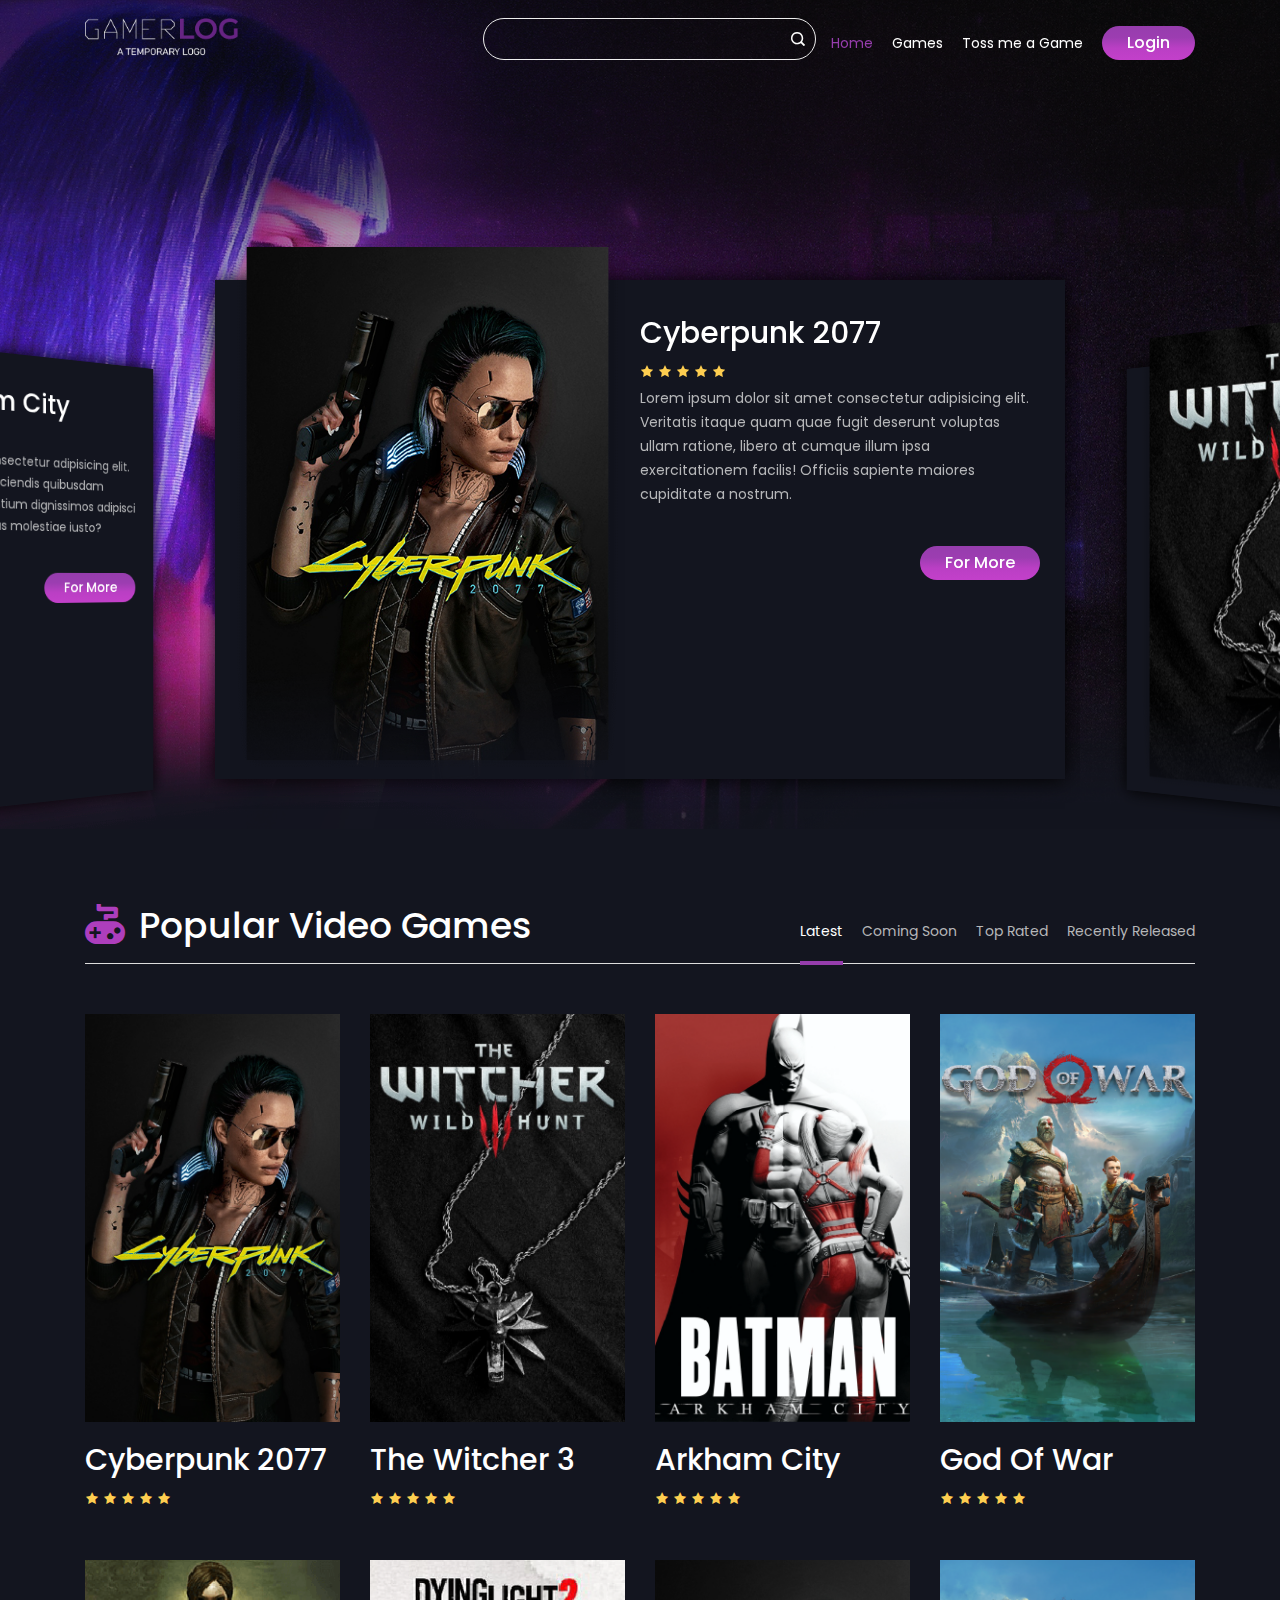
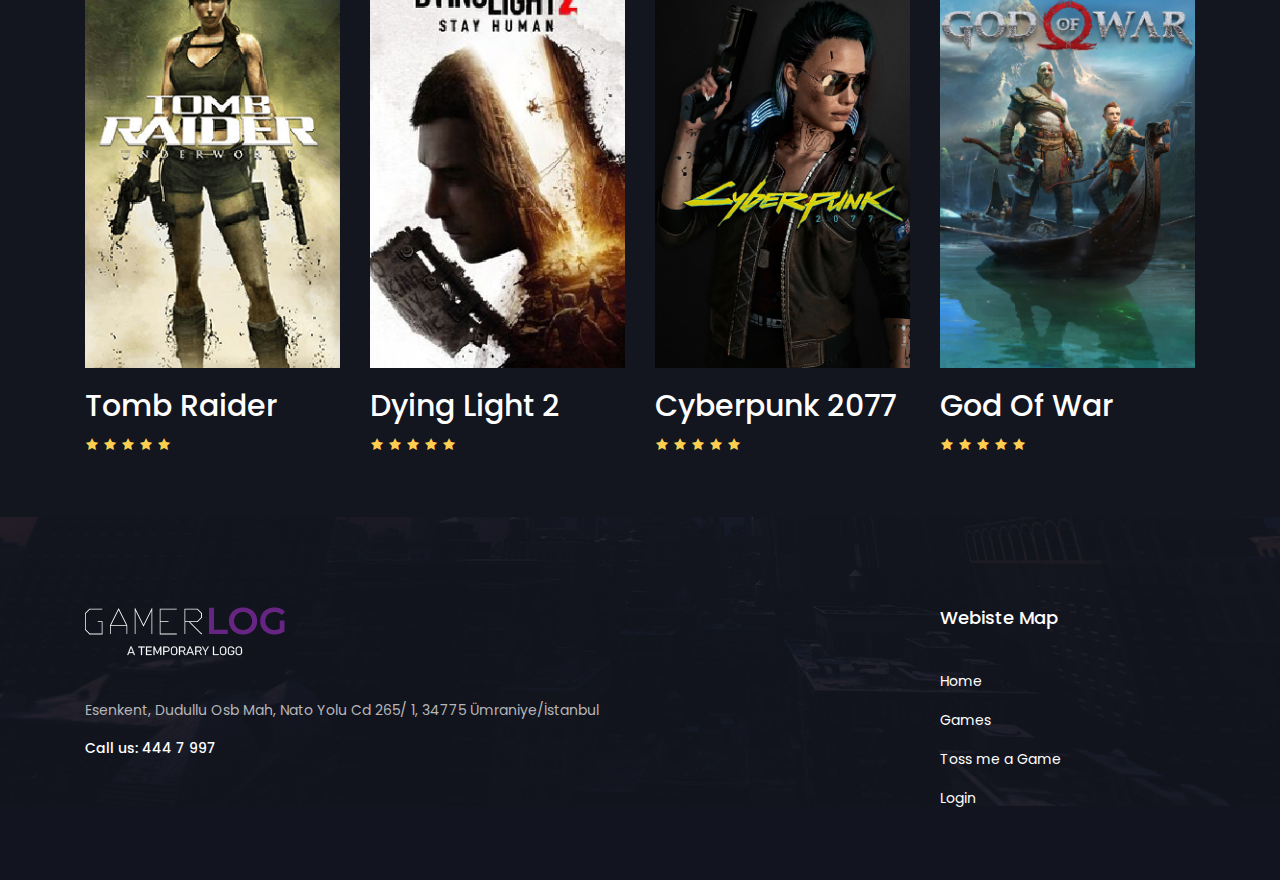
<file: index.html>
<!DOCTYPE HTML>
<html lang="zxx">
	
<head>
		<meta charset="UTF-8">
		<meta http-equiv="X-UA-Compatible" content="IE=edge">
		<meta name="viewport" content="width=device-width, initial-scale=1">
		<title>GamerLog</title>
		<!-- Favicon Icon -->
		<link rel="icon" type="image/png" href="assets/img/favcion.png" />
		<!-- Bootstrap CSS -->
		<link rel="stylesheet" type="text/css" href="assets/css/bootstrap.min.css" media="all" />
		<!-- Slick nav CSS -->
		<link rel="stylesheet" type="text/css" href="assets/css/slicknav.min.css" media="all" />
		<!-- Iconfont CSS -->
		<link rel="stylesheet" type="text/css" href="assets/css/icofont.css" media="all" />
		<!-- Owl carousel CSS -->
		<link rel="stylesheet" type="text/css" href="assets/css/owl.carousel.css">
		<!-- Popup CSS -->
		<link rel="stylesheet" type="text/css" href="assets/css/magnific-popup.css">
		<!-- Main style CSS -->
		<link rel="stylesheet" type="text/css" href="assets/css/style.css" media="all" />
		<!-- Responsive CSS -->
		<link rel="stylesheet" type="text/css" href="assets/css/responsive.css" media="all" />
		<!--[if lt IE 9]>
		  <script src="https://oss.maxcdn.com/html5shiv/3.7.3/html5shiv.min.js"></script>
		  <script src="https://oss.maxcdn.com/respond/1.4.2/respond.min.js"></script>
		<![endif]-->
	</head>
	<body>
		<!-- Page loader -->
	    <div id="preloader"></div>
		<!-- header section start -->
		<!--Navigation bar-->
		<header class="header">
			<div class="container">
				<div class="header-area">
					
					<div class="logo">
						<a href="index.html"><img src="assets/img/logo.png" alt="logo" /></a>
					</div>
					<div class="header-right">
						

						<form action="#">
							<input type="text" style="border-left-width: 0px; margin-left: 0px;" />
							<button><i class="icofont icofont-search"></i></button>
						</form>

						<div class="menu-area">
						
							<div class="responsive-menu"></div>
							<div class="mainmenu">
								<ul id="primary-menu">
									<li><a class="active" href="index.html">Home</a></li>
									<li><a href="games.html">Games</a>
										<ul><li>
											<li><a href="mygames.html">My Games</a></li>
										</li></ul></li>
									<li><a href="tossme.html">Toss me a Game</a></li>
									<li><a class="theme-btn theme-btn2" onclick="window.location.href='signin.html'" style="color:white">Login</a></li>
								</ul>
							</div>
						</div>
					</div>
					
				</div>
			</div>
		</header>
		<!--end of Navigation bar-->
		<!-- header section end -->
		<!-- hero area start -->
		<section class="hero-area" id="home">
			<div class="container">
				<div class="hero-area-slider">
					<div class="row hero-area-slide">
						<div class="col-lg-6 col-md-5">
							<div class="hero-area-content">
								<img src="assets/img/slide2.png" alt="about" />
							</div>
						</div>
						<div class="col-lg-6 col-md-7">
							<div class="hero-area-content pr-50">
								<h2>Cyberpunk 2077</h2>
								<div class="review">
									<div class="author-review">
										<i class="icofont icofont-star"></i>
										<i class="icofont icofont-star"></i>
										<i class="icofont icofont-star"></i>
										<i class="icofont icofont-star"></i>
										<i class="icofont icofont-star"></i>
									</div>
								</div>
								<p>Lorem ipsum dolor sit amet consectetur adipisicing elit. Veritatis itaque quam quae fugit deserunt voluptas ullam ratione, libero at cumque illum ipsa exercitationem facilis! Officiis sapiente maiores cupiditate a nostrum.</p>
								<div class="slide-trailor">
									<a class="theme-btn theme-btn2" href="game-details.html" style="float:right;"> For More</a>
								</div>
							</div>
						</div>
					</div>
					<div class="row hero-area-slide">
						<div class="col-lg-6 col-md-5">
							<div class="hero-area-content">
								<img src="assets/img/slide1.png" alt="about" />
							</div>
						</div>
						<div class="col-lg-6 col-md-7">
							<div class="hero-area-content pr-50">
								<h2>The Witcher 3: Wild Hunt</h2>
								<div class="review">
									<div class="author-review">
										<i class="icofont icofont-star"></i>
										<i class="icofont icofont-star"></i>
										<i class="icofont icofont-star"></i>
										<i class="icofont icofont-star"></i>
										<i class="icofont icofont-star"></i>
									</div>
								</div>
								<p>Lorem, ipsum dolor sit amet consectetur adipisicing elit. Consectetur, ipsum. Quae, quo dolores molestiae ex accusantium ea totam. Debitis officia vero esse porro sunt fugiat incidunt error impedit, unde suscipit.</p>
								<div class="slide-trailor">
									<a class="theme-btn theme-btn2" href="game-details.html" style="float:right;"> For More</a>
								</div>
							</div>
						</div>
					</div>
					<div class="row hero-area-slide">
						<div class="col-lg-6 col-md-5">
							<div class="hero-area-content">
								<img src="assets/img/slide3.png" alt="about" />
							</div>
						</div>
						<div class="col-lg-6 col-md-7">
							<div class="hero-area-content pr-50">
								<h2>Batman Arkham City</h2>
								<div class="review">
									<div class="author-review">
										<i class="icofont icofont-star"></i>
										<i class="icofont icofont-star"></i>
										<i class="icofont icofont-star"></i>
										<i class="icofont icofont-star"></i>
										<i class="icofont icofont-star"></i>
									</div>
								</div>
								<p>Lorem ipsum dolor sit amet consectetur adipisicing elit. Sed nulla eaque, ad consectetur vitae eveniet laborum ullam iure numquam beatae accusantium, est possimus cumque nihil laboriosam? Perspiciatis quas fuga voluptatem!</p>
								<div class="slide-trailor">
									<a class="theme-btn theme-btn2" href="game-details.html" style="float:right;"> For More</a>
								</div>
							</div>
						</div>
					</div>
				</div>
				<div class="hero-area-thumb">
					<div class="thumb-prev">
						<div class="row hero-area-slide">
							<div class="col-lg-6">
								<div class="hero-area-content">
									<img src="assets/img/slide3.png" alt="about" />
								</div>
							</div>
							<div class="col-lg-6">
								<div class="hero-area-content pr-50">
									<h2>Batman Arkham City</h2>
									<div class="review">
										<div class="author-review">
											<i class="icofont icofont-star"></i>
											<i class="icofont icofont-star"></i>
											<i class="icofont icofont-star"></i>
											<i class="icofont icofont-star"></i>
											<i class="icofont icofont-star"></i>
										</div>
									</div>
									<p>Lorem ipsum dolor sit, amet consectetur adipisicing elit. Odit sint culpa quia aut quod reiciendis quibusdam nemo, impedit provident laudantium dignissimos adipisci sunt! Qui hic pariatur ab ducimus molestiae iusto?</p>
									<div class="slide-trailor">
										<a class="theme-btn theme-btn2" href="game-details.html" style="float:right;"> For More</a>
									</div>
								</div>
							</div>
						</div>
					</div>
					<div class="thumb-next">
						<div class="row hero-area-slide">
							<div class="col-lg-6">
								<div class="hero-area-content">
									<img src="assets/img/slide1.png" alt="about" />
								</div>
							</div>
							<div class="col-lg-6">
								<div class="hero-area-content pr-50">
									<h2>Witcher 3</h2>
									<div class="review">
										<div class="author-review">
											<i class="icofont icofont-star"></i>
											<i class="icofont icofont-star"></i>
											<i class="icofont icofont-star"></i>
											<i class="icofont icofont-star"></i>
											<i class="icofont icofont-star"></i>
										</div>
									</div>
									<p>Lorem ipsum dolor sit amet consectetur adipisicing elit. Error nostrum dignissimos illum deleniti suscipit corrupti dicta eum architecto ipsum, perspiciatis distinctio? Labore porro facere iure voluptates quas mollitia debitis magni.</p>
									<div class="slide-trailor">
										<a class="theme-btn theme-btn2" href="game-details.html" style="float:right;"> For More</a>
									</div>
								</div>
							</div>
						</div>
					</div>
				</div>
			</div>
		</section><!-- hero area end -->
		<!-- portfolio section start -->
		<section class="portfolio-area pt-60" style="padding-bottom: 60px;">
			<div class="container">
				<div class="row flexbox-center">
					<div class="col-lg-6 text-center text-lg-left">
					    <div class="section-title">
							<h1><i class="icofont icofont-game"></i> Popular Video Games</h1>
						</div>
					</div>
					<div class="col-lg-6 text-center text-lg-right">
					    <div class="portfolio-menu">
							<ul>
								<li data-filter="*" class="active">Latest</li>
								<li data-filter=".soon">Coming Soon</li>
								<li data-filter=".top">Top Rated</li>
								<li data-filter=".released">Recently Released</li>
							</ul>
						</div>
					</div>
				</div>
				<hr />
				<div class="row">
					<div class="col-lg-12">
						<div class="row portfolio-item">
							<div class="col-md-3 col-sm-6 soon released">
								<div class="single-portfolio">
									<div class="single-portfolio-img">
										<a href="game-details.html">
											<img src="assets/img/portfolio/portfolio1.png" alt="portfolio" />
										</a>
									</div>
									<div class="portfolio-content">
										<h2>Cyberpunk 2077</h2>
										<div class="review">
											<div class="author-review">
												<i class="icofont icofont-star"></i>
												<i class="icofont icofont-star"></i>
												<i class="icofont icofont-star"></i>
												<i class="icofont icofont-star"></i>
												<i class="icofont icofont-star"></i>
											</div>
										</div>
									</div>
								</div>
							</div>
							<div class="col-md-3 col-sm-6 top">
								<div class="single-portfolio">
									<div class="single-portfolio-img">									
										<a href="game-details.html">
											<img src="assets/img/portfolio/portfolio2.png" alt="portfolio" />
										</a>
									</div>
									<div class="portfolio-content">
										<h2>The Witcher 3</h2>
										<div class="review">
											<div class="author-review">
												<i class="icofont icofont-star"></i>
												<i class="icofont icofont-star"></i>
												<i class="icofont icofont-star"></i>
												<i class="icofont icofont-star"></i>
												<i class="icofont icofont-star"></i>
											</div>
										</div>
									</div>
								</div>
							</div>
							<div class="col-md-3 col-sm-6 soon">
								<div class="single-portfolio">
									<div class="single-portfolio-img">
										<a href="game-details.html">
											<img src="assets/img/portfolio/portfolio3.png" alt="portfolio" />
										</a>
									</div>
									<div class="portfolio-content">
										<h2>Arkham City</h2>
										<div class="review">
											<div class="author-review">
												<i class="icofont icofont-star"></i>
												<i class="icofont icofont-star"></i>
												<i class="icofont icofont-star"></i>
												<i class="icofont icofont-star"></i>
												<i class="icofont icofont-star"></i>
											</div>
										</div>
									</div>
								</div>
							</div>
							<div class="col-md-3 col-sm-6 top released">
								<div class="single-portfolio">
									<div class="single-portfolio-img">
										<a href="game-details.html">
											<img src="assets/img/portfolio/portfolio4.png" alt="portfolio" />
										</a>
									</div>
									<div class="portfolio-content">
										<h2>God Of War</h2>
										<div class="review">
											<div class="author-review">
												<i class="icofont icofont-star"></i>
												<i class="icofont icofont-star"></i>
												<i class="icofont icofont-star"></i>
												<i class="icofont icofont-star"></i>
												<i class="icofont icofont-star"></i>
											</div>
										</div>
									</div>
								</div>
							</div>
							<div class="col-md-3 col-sm-6 released">
								<div class="single-portfolio">
									<div class="single-portfolio-img">
										<a href="game-details.html">
											<img src="assets/img/portfolio/portfolio5.png" alt="portfolio" />
										</a>
									</div>
									<div class="portfolio-content">
										<h2>Tomb Raider</h2>
										<div class="review">
											<div class="author-review">
												<i class="icofont icofont-star"></i>
												<i class="icofont icofont-star"></i>
												<i class="icofont icofont-star"></i>
												<i class="icofont icofont-star"></i>
												<i class="icofont icofont-star"></i>
											</div>
										</div>
									</div>
								</div>
							</div>
							<div class="col-md-3 col-sm-6 soon top">
								<div class="single-portfolio">
									<div class="single-portfolio-img">
										<a href="game-details.html">
											<img src="assets/img/portfolio/portfolio6.png" alt="portfolio" />
										</a>
									</div>
									<div class="portfolio-content">
										<h2>Dying Light 2</h2>
										<div class="review">
											<div class="author-review">
												<i class="icofont icofont-star"></i>
												<i class="icofont icofont-star"></i>
												<i class="icofont icofont-star"></i>
												<i class="icofont icofont-star"></i>
												<i class="icofont icofont-star"></i>
											</div>
										</div>
									</div>
								</div>
							</div>
							<div class="col-md-3 col-sm-6 soon released">
								<div class="single-portfolio">
									<div class="single-portfolio-img">
										<a href="game-details.html">
											<img src="assets/img/portfolio/portfolio1.png" alt="portfolio" />
										</a>
									</div>
									<div class="portfolio-content">
										<h2>Cyberpunk 2077</h2>
										<div class="review">
											<div class="author-review">
												<i class="icofont icofont-star"></i>
												<i class="icofont icofont-star"></i>
												<i class="icofont icofont-star"></i>
												<i class="icofont icofont-star"></i>
												<i class="icofont icofont-star"></i>
											</div>
										</div>
									</div>
								</div>
							</div>
							<div class="col-md-3 col-sm-6 top">
								<div class="single-portfolio">
									<div class="single-portfolio-img">
										<a href="game-details.html">
											<img src="assets/img/portfolio/portfolio4.png" alt="portfolio" />
										</a>
									</div>
									<div class="portfolio-content">
										<h2>God Of War</h2>
										<div class="review">
											<div class="author-review">
												<i class="icofont icofont-star"></i>
												<i class="icofont icofont-star"></i>
												<i class="icofont icofont-star"></i>
												<i class="icofont icofont-star"></i>
												<i class="icofont icofont-star"></i>
											</div>
										</div>
									</div>
								</div>
							</div>
						</div>
					</div>
				</div>
			</div>
		</section><!-- portfolio section end -->
		<!-- footer section start -->
		<footer class="footer">
			<div class="container">
				<div class="row">
                    <div class="col-lg-9 col-sm-6">
						<div class="widget">
							<img src="assets/img/logo.png" alt="about" />
							<p>Esenkent, Dudullu Osb Mah, Nato Yolu Cd 265/ 1, 34775 Ümraniye/İstanbul</p>
							<h6><span>Call us: </span>444 7 997</h6>
						</div>
                    </div>
                    <div class="col-lg-3 col-sm-6">
						<div class="widget">
							<h4>Webiste Map</h4>
							<ul>
								<li><a href="index.html">Home</a></li>
								<li><a href="games.html">Games</a></li>
								<li><a href="tossme.html">Toss me a Game</a></li>
								<li><a href="signin.html">Login</a></li>
							</ul>
						</div>
                    </div>
                    
				</div>
			</div>
		</footer><!-- footer section end -->
		
		<!-- jquery main JS -->
		<script src="assets/js/jquery.min.js"></script>
		<!-- Bootstrap JS -->
		<script src="assets/js/bootstrap.min.js"></script>
		<!-- Slick nav JS -->
		<script src="assets/js/jquery.slicknav.min.js"></script>
		<!-- owl carousel JS -->
		<script src="assets/js/owl.carousel.min.js"></script>
		<!-- Popup JS -->
		<script src="assets/js/jquery.magnific-popup.min.js"></script>
		<!-- Isotope JS -->
		<script src="assets/js/isotope.pkgd.min.js"></script>
		<!-- main JS -->
		<script src="assets/js/main.js"></script>

		<script type="text/javascript">
			var images = ['assets/img/hero-area.png', 
			'assets/img/hero-area1.png',
			'assets/img/hero-area2.png', 
			'assets/img/hero-area3.png',
			'assets/img/hero-area4.png',
			'assets/img/hero-area5.png',
			'assets/img/hero-area6.png',
			'assets/img/hero-area7.png',  
			'assets/img/hero-area8.png'];
			var randomImage = Math.floor(Math.random() * 9);

			 $(document).ready(function() 
			{
				  $(".hero-area").css("background-image", "url('" + images[randomImage] + "')");
			})
		</script>
		
	</body>

</html>
</file>
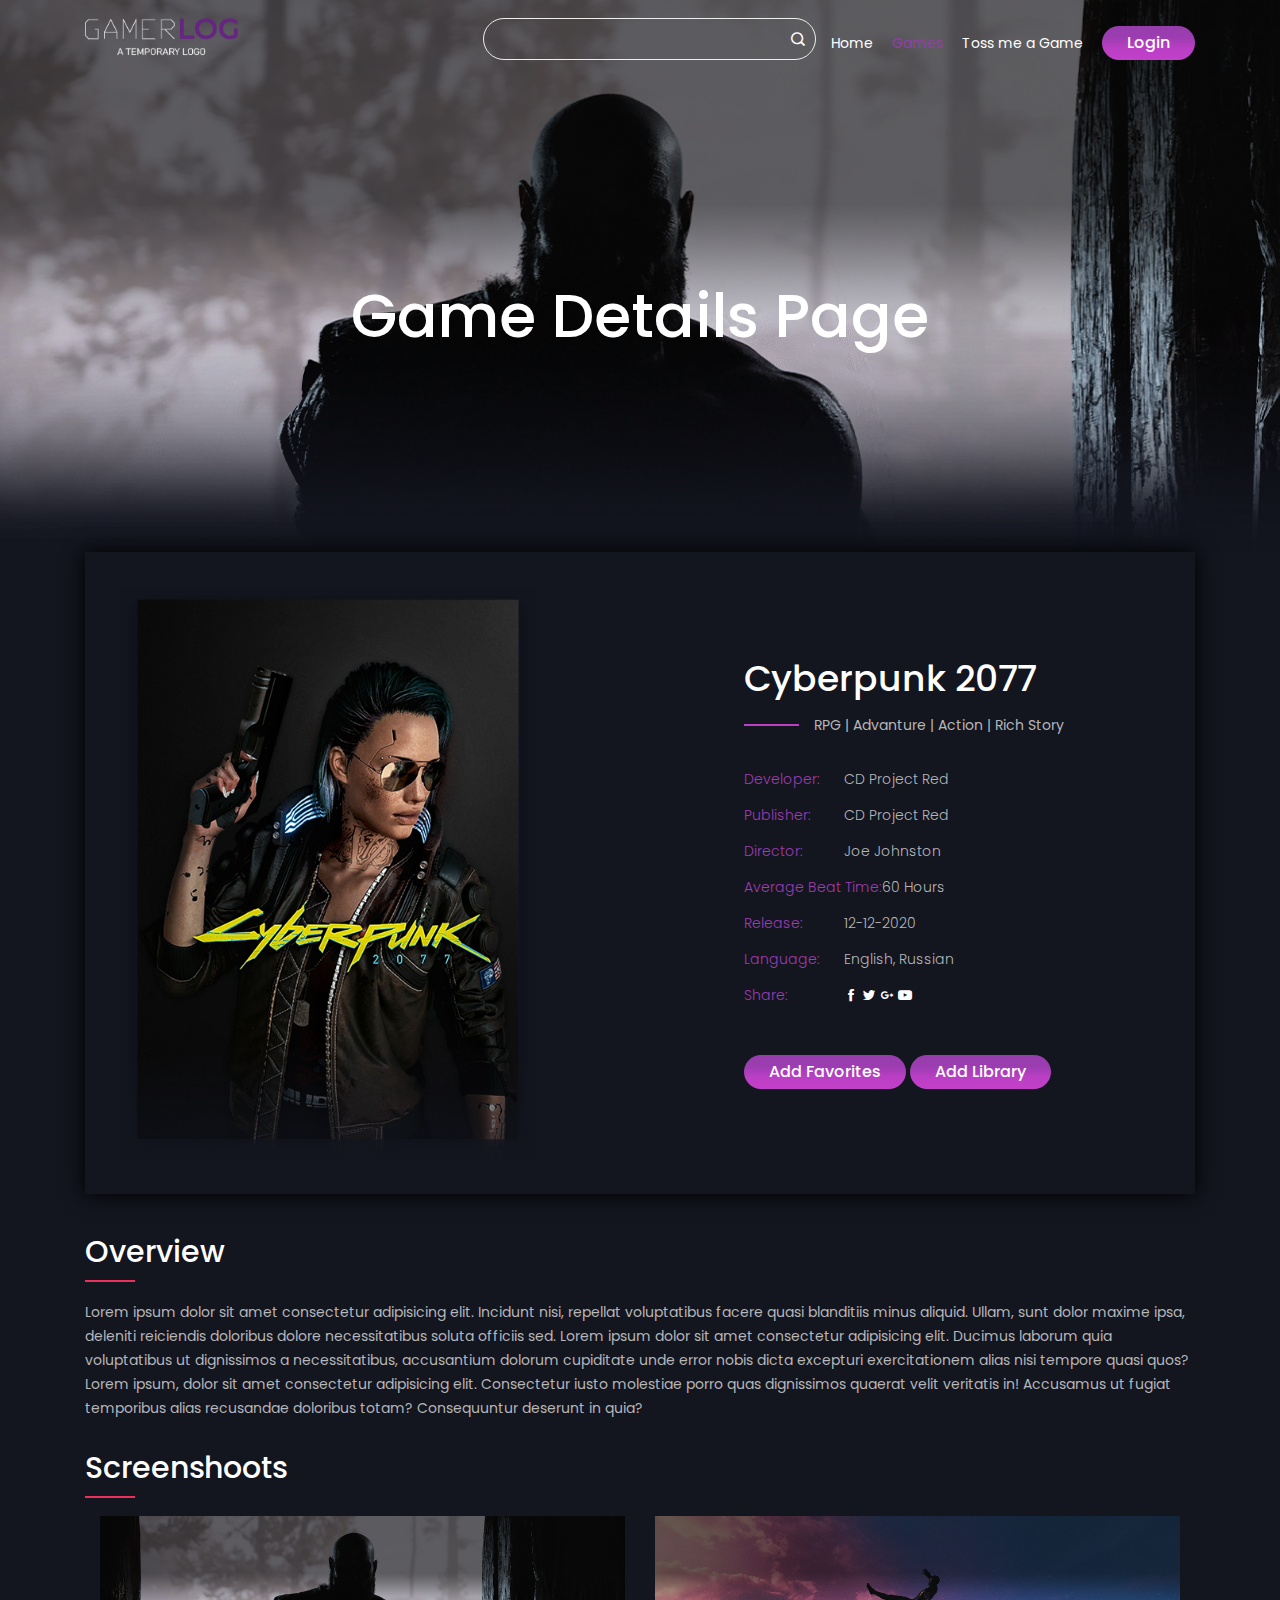
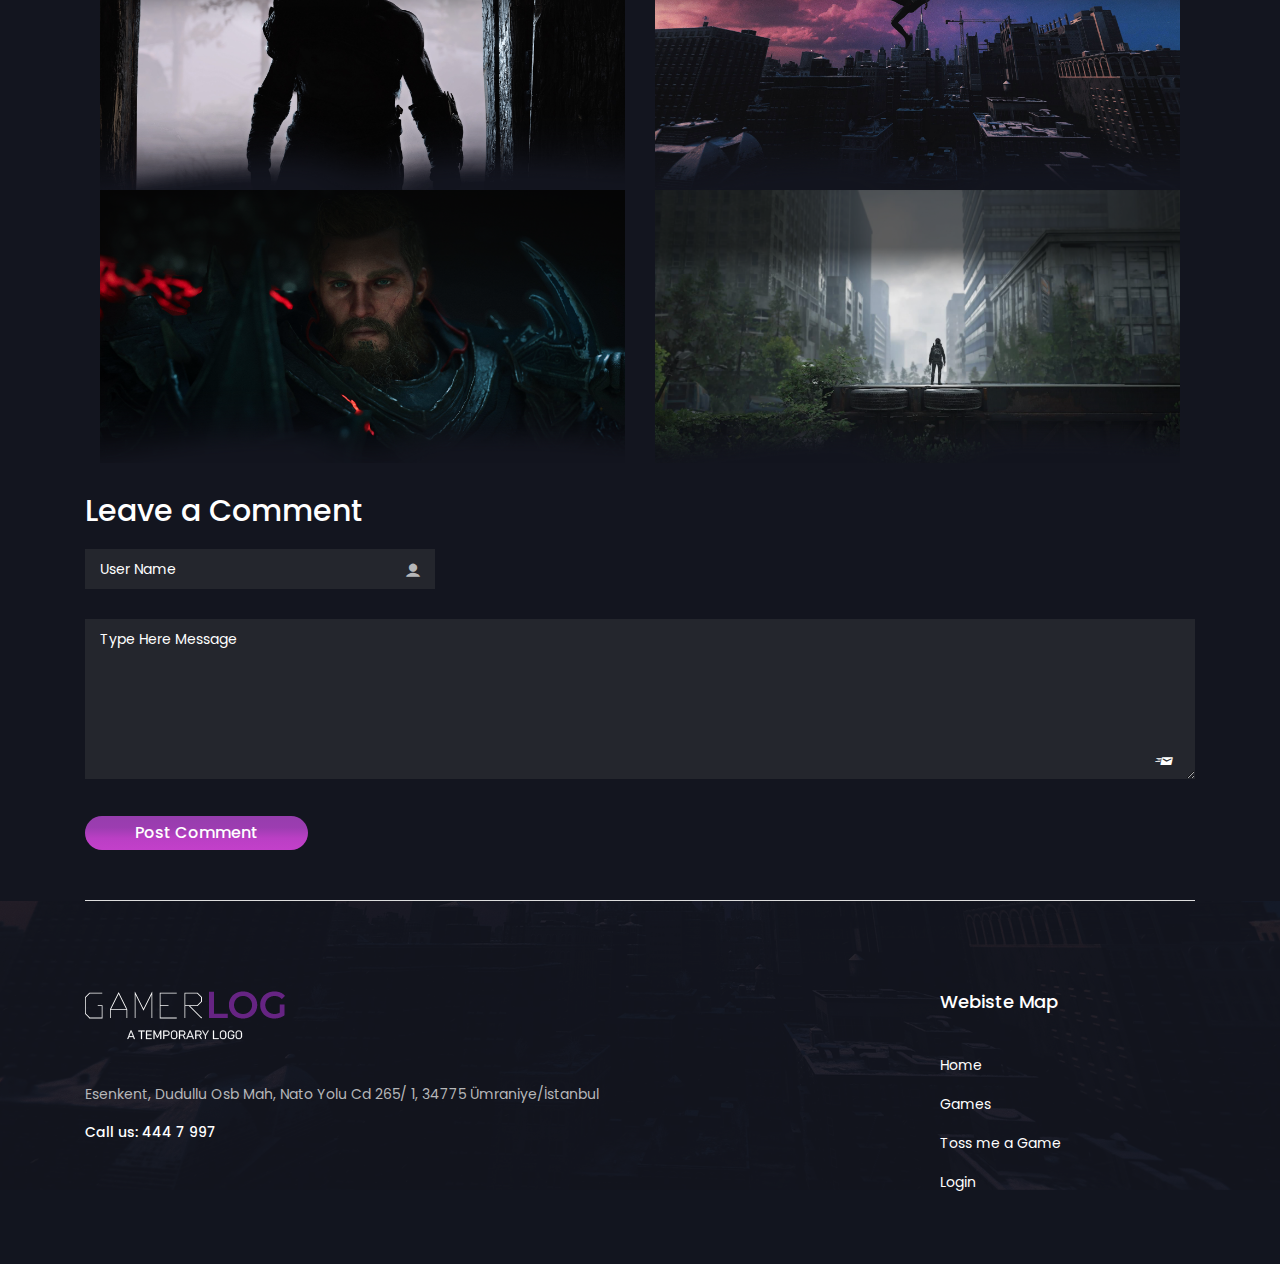
<file: game-details.html>
<!DOCTYPE HTML>
<html lang="zxx">
	
<head>
		<meta charset="UTF-8">
		<meta http-equiv="X-UA-Compatible" content="IE=edge">
		<meta name="viewport" content="width=device-width, initial-scale=1">
		<title>GamerLog</title>
		<!-- Favicon Icon -->
		<link rel="icon" type="image/png" href="assets/img/favcion.png" />
		<!-- Bootstrap CSS -->
		<link rel="stylesheet" type="text/css" href="assets/css/bootstrap.min.css" media="all" />
		<!-- Slick nav CSS -->
		<link rel="stylesheet" type="text/css" href="assets/css/slicknav.min.css" media="all" />
		<!-- Iconfont CSS -->
		<link rel="stylesheet" type="text/css" href="assets/css/icofont.css" media="all" />
		<!-- Owl carousel CSS -->
		<link rel="stylesheet" type="text/css" href="assets/css/owl.carousel.css">
		<!-- Popup CSS -->
		<link rel="stylesheet" type="text/css" href="assets/css/magnific-popup.css">
		<!-- Main style CSS -->
		<link rel="stylesheet" type="text/css" href="assets/css/style.css" media="all" />
		<!-- Responsive CSS -->
		<link rel="stylesheet" type="text/css" href="assets/css/responsive.css" media="all" />
		<!--[if lt IE 9]>
		  <script src="https://oss.maxcdn.com/html5shiv/3.7.3/html5shiv.min.js"></script>
		  <script src="https://oss.maxcdn.com/respond/1.4.2/respond.min.js"></script>
		<![endif]-->
	</head>
	<body>
		<!-- Page loader -->
	    <div id="preloader"></div>
		<!-- header section start -->
		<!--Navigation bar-->
		<header class="header">
			<div class="container">
				<div class="header-area">
					
					<div class="logo">
						<a href="index.html"><img src="assets/img/logo.png" alt="logo" /></a>
					</div>
					<div class="header-right">
						

						<form action="#">
							<input type="text" style="border-left-width: 0px; margin-left: 0px;" />	
							<button><i class="icofont icofont-search"></i></button>
						</form>

						<div class="menu-area">
						
							<div class="responsive-menu"></div>
							<div class="mainmenu">
								<ul id="primary-menu">
									<li><a href="index.html">Home</a></li>
									<li><a class="active" href="games.html">Games</a>
										<ul><li>
											<li><a href="mygames.html">My Games</a></li>
										</li></ul></li>
									<li><a href="tossme.html">Toss me a Game</a></li>
									<li><a class="theme-btn theme-btn2" onclick="window.location.href='signin.html'" style="color:white">Login</a></li>
								</ul>
							</div>
						</div>
					</div>
					
				</div>
			</div>
		</header>
		<!--end of Navigation bar-->
		<!-- header section end -->
		<!-- breadcrumb area start -->
		<section class="breadcrumb-area">
			<div class="container">
				<div class="row">
					<div class="col-lg-12">
						<div class="breadcrumb-area-content">
							<h1>Game Details Page</h1>
						</div>
					</div>
				</div>
			</div>
		</section><!-- breadcrumb area end -->
		<!-- game area start -->
		<section class="transformers-area">
			<div class="container">
				<div class="transformers-box">
					<div class="row flexbox-center">
						<div class="col-lg-5 text-lg-left text-center">
							<div class="transformers-content">
								<img src="assets/img/slide2.png" alt="about" />
							</div>
						</div>
						<div class="col-lg-2"></div>
						<div class="col-lg-5">
							<div class="transformers-content">
								<h1>Cyberpunk 2077</h1>
								<p>RPG | Advanture | Action | Rich Story</p>
								<ul>
									<li>
										<div class="transformers-left">
											Developer:
										</div>
										<div class="transformers-right">
											<a>CD Project Red</a> 
										</div>
									</li>
									<li>
										<div class="transformers-left">
											Publisher:
										</div>
										<div class="transformers-right">
											CD Project Red
										</div>
									</li>
									<li>
										<div class="transformers-left">
											Director:
										</div>
										<div class="transformers-right">
											Joe Johnston
										</div>
									</li>
									<li>
										<div class="transformers-left">
											Average Beat Time: 
										</div>
										<div class="transformers-right">
											60 Hours
										</div>
									</li>
									<li>
										<div class="transformers-left">
											Release:
										</div>
										<div class="transformers-right">
											12-12-2020
										</div>
									</li>
									<li>
										<div class="transformers-left">
											Language:
										</div>
										<div class="transformers-right">
											English, Russian
										</div>
									</li>
									
									<li>
										<div class="transformers-left">
											Share:
										</div>
										<div class="transformers-right">
											<a href="#"><i class="icofont icofont-social-facebook"></i></a>
											<a href="#"><i class="icofont icofont-social-twitter"></i></a>
											<a href="#"><i class="icofont icofont-social-google-plus"></i></a>
											<a href="#"><i class="icofont icofont-youtube-play"></i></a>
										</div>
									</li>
								</ul>
								<br><br>
								<button class="theme-btn theme-btn2">Add Favorites</button>
								<button class="theme-btn theme-btn2">Add Library</button>
								
							</div>
						</div>
					</div>
					
				</div>
			</div>
		</section><!-- transformers area end -->
		<!-- details area start -->
		<section class="details-area">
			<div class="container">
				<div class="row">
					<div class="col-lg-12">
						<div class="details-content">
							<div class="details-overview">
								<h2>Overview</h2>
								<p>Lorem ipsum dolor sit amet consectetur adipisicing elit. Incidunt nisi, repellat voluptatibus facere quasi blanditiis minus aliquid. Ullam, sunt dolor maxime ipsa, deleniti reiciendis doloribus dolore necessitatibus soluta officiis sed. Lorem ipsum dolor sit amet consectetur adipisicing elit. Ducimus laborum quia voluptatibus ut dignissimos a necessitatibus, accusantium dolorum cupiditate unde error nobis dicta excepturi exercitationem alias nisi tempore quasi quos? Lorem ipsum, dolor sit amet consectetur adipisicing elit. Consectetur iusto molestiae porro quas dignissimos quaerat velit veritatis in! Accusamus ut fugiat temporibus alias recusandae doloribus totam? Consequuntur deserunt in quia?</p>
							</div>
							
							<div class="details-overview">
								<h2>Screenshoots</h2>
							</div>
							<section class="container">
								
								<div class="row">
                                    <div class="col-lg-6">
                                        <img src="assets/img/hero-area.png">
									</div>
									<div class="col-lg-6">
										<img src="assets/img/hero-area1.png">
									</div>
									<br><br>
									<div class="col-lg-6">
                                        <img src="assets/img/hero-area2.png">
									</div>
									<div class="col-lg-6">
										<img src="assets/img/hero-area3.png">
									</div>
										
								</div>
							</section>
							<div class="details-reply">
								<h2>Leave a Comment</h2>
								<form action="#">
									<div class="row">
										<div class="col-lg-4">
											<div class="select-container">
												<input type="text" placeholder="User Name"/>
												<i class="icofont icofont-ui-user"></i>
											</div>
										</div>
										<div class="col-lg-12">
											<div class="textarea-container">
												<textarea placeholder="Type Here Message"></textarea>
												<button><i class="icofont icofont-send-mail"></i></button>
											</div>
										</div>
									</div>
								</form>
							</div>
							<div class="details-comment">
								<a class="theme-btn theme-btn2" href="#">Post Comment</a>
								<p> </p>
							</div>
						</div>
					</div>					
				</div>
			</div>
		</section><!-- details area end -->
		<!-- footer section start -->
		<footer class="footer">
			<div class="container">
				<div class="row">
                    <div class="col-lg-9 col-sm-6">
						<div class="widget">
							<img src="assets/img/logo.png" alt="about" />
							<p>Esenkent, Dudullu Osb Mah, Nato Yolu Cd 265/ 1, 34775 Ümraniye/İstanbul</p>
							<h6><span>Call us: </span>444 7 997</h6>
						</div>
                    </div>
                    <div class="col-lg-3 col-sm-6">
						<div class="widget">
							<h4>Webiste Map</h4>
							<ul>
								<li><a href="index.html">Home</a></li>
								<li><a href="games.html">Games</a></li>
								<li><a href="tossme.html">Toss me a Game</a></li>
								<li><a href="signin.html">Login</a></li>
							</ul>
						</div>
                    </div>
                    
				</div>
			</div>
		</footer><!-- footer section end -->
		<!-- jquery main JS -->
		<script src="assets/js/jquery.min.js"></script>
		<!-- Bootstrap JS -->
		<script src="assets/js/bootstrap.min.js"></script>
		<!-- Slick nav JS -->
		<script src="assets/js/jquery.slicknav.min.js"></script>
		<!-- owl carousel JS -->
		<script src="assets/js/owl.carousel.min.js"></script>
		<!-- Popup JS -->
		<script src="assets/js/jquery.magnific-popup.min.js"></script>
		<!-- Isotope JS -->
		<script src="assets/js/isotope.pkgd.min.js"></script>
		<!-- main JS -->
		<script src="assets/js/main.js"></script>
	</body>

</html>
</file>
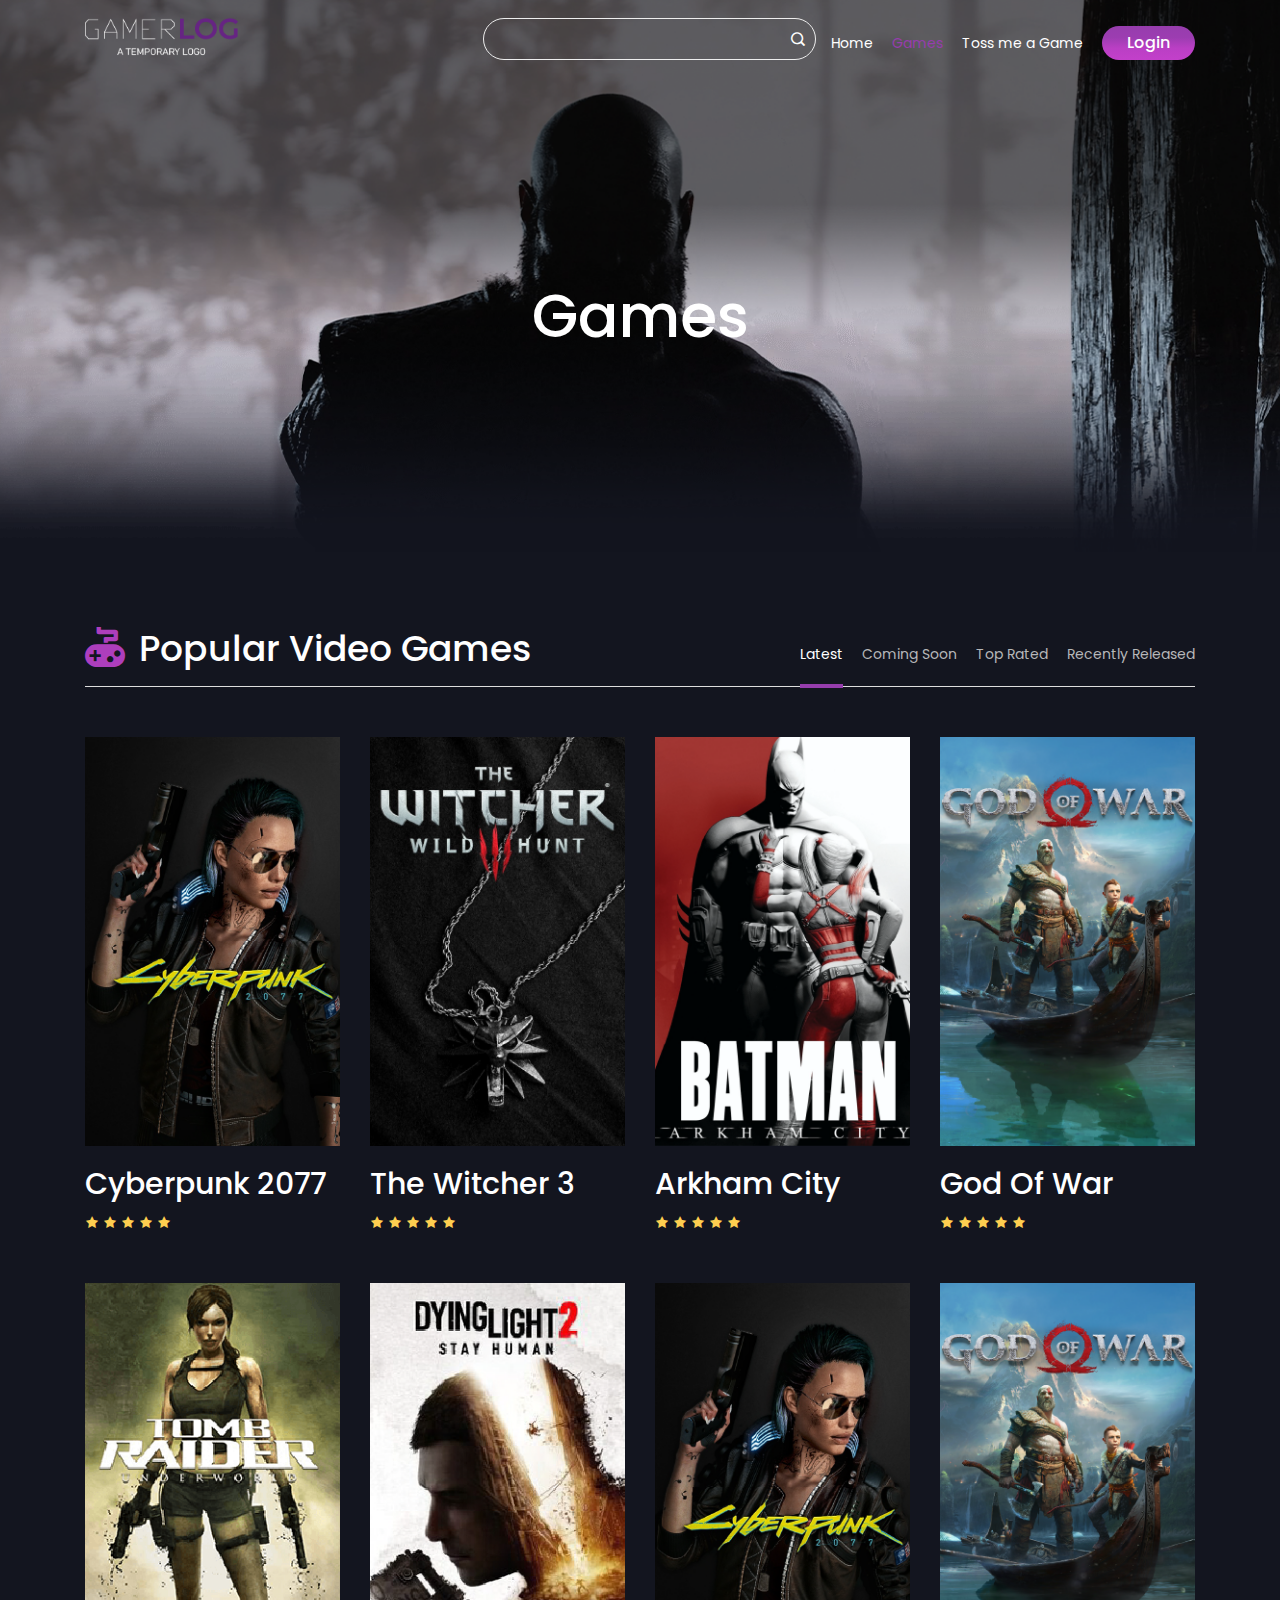
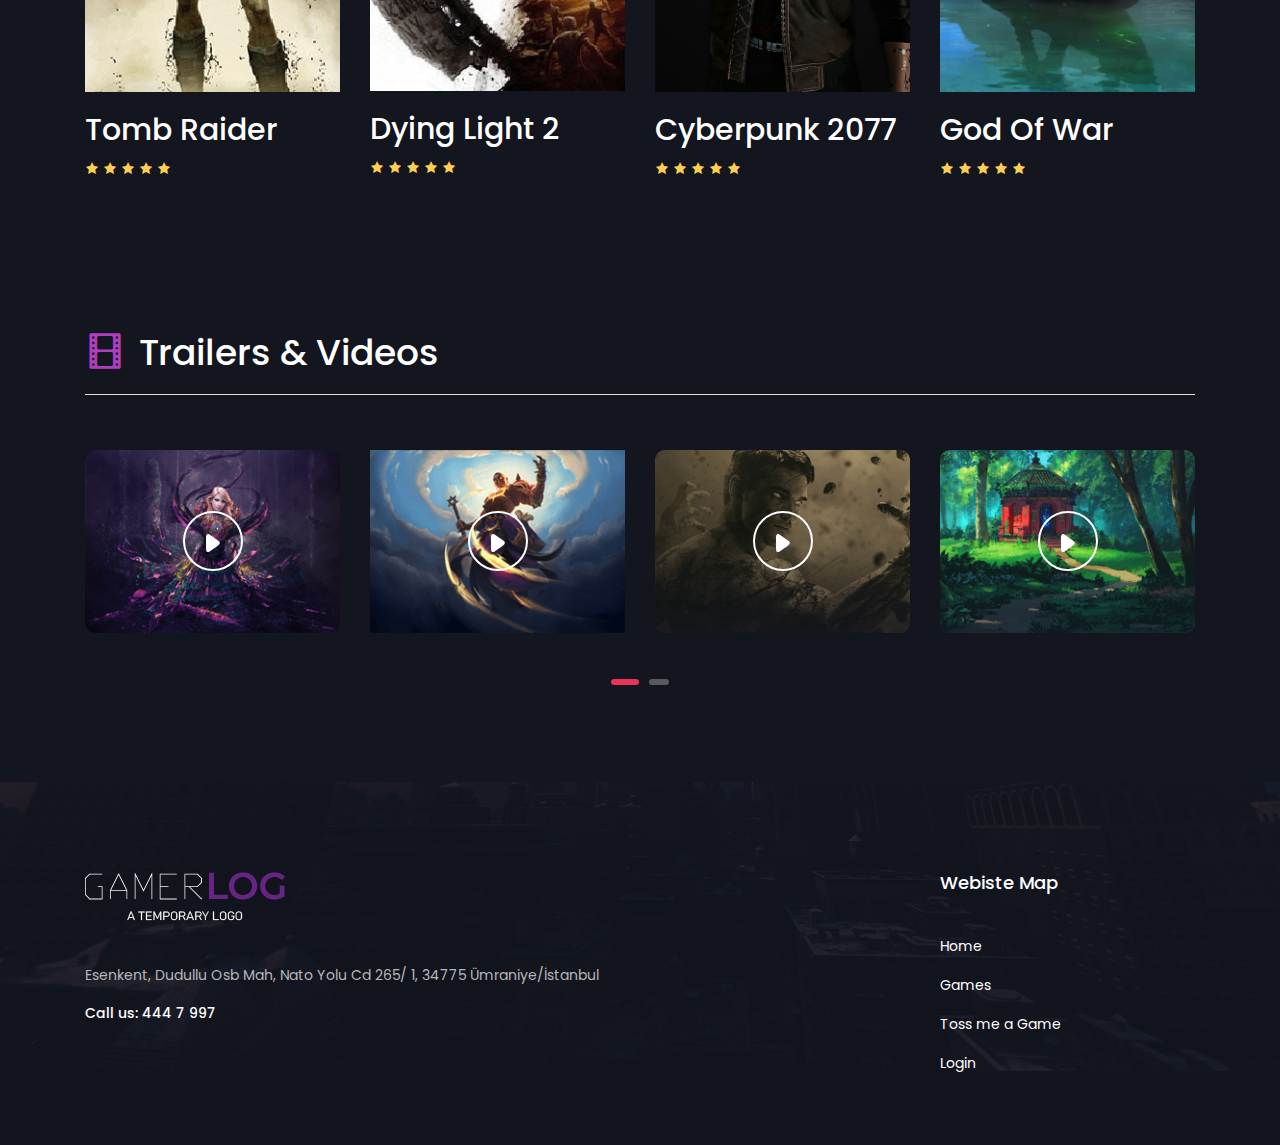
<file: games.html>
<!DOCTYPE HTML>
<html lang="zxx">
	
<head>
		<meta charset="UTF-8">
		<meta http-equiv="X-UA-Compatible" content="IE=edge">
		<meta name="viewport" content="width=device-width, initial-scale=1">
		<title>GamerLog</title>
		<!-- Favicon Icon -->
		<link rel="icon" type="image/png" href="assets/img/favcion.png" />
		<!-- Bootstrap CSS -->
		<link rel="stylesheet" type="text/css" href="assets/css/bootstrap.min.css" media="all" />
		<!-- Slick nav CSS -->
		<link rel="stylesheet" type="text/css" href="assets/css/slicknav.min.css" media="all" />
		<!-- Iconfont CSS -->
		<link rel="stylesheet" type="text/css" href="assets/css/icofont.css" media="all" />
		<!-- Owl carousel CSS -->
		<link rel="stylesheet" type="text/css" href="assets/css/owl.carousel.css">
		<!-- Popup CSS -->
		<link rel="stylesheet" type="text/css" href="assets/css/magnific-popup.css">
		<!-- Main style CSS -->
		<link rel="stylesheet" type="text/css" href="assets/css/style.css" media="all" />
		<!-- Responsive CSS -->
		<link rel="stylesheet" type="text/css" href="assets/css/responsive.css" media="all" />
		<!--[if lt IE 9]>
		  <script src="https://oss.maxcdn.com/html5shiv/3.7.3/html5shiv.min.js"></script>
		  <script src="https://oss.maxcdn.com/respond/1.4.2/respond.min.js"></script>
		<![endif]-->
	</head>
	<body>
		<!-- Page loader -->
	    <div id="preloader"></div>
		
		<!-- header section start -->
		<!--Navigation bar-->
		<header class="header">
			<div class="container">
				<div class="header-area">
					
					<div class="logo">
						<a href="index.html"><img src="assets/img/logo.png" alt="logo" /></a>
					</div>
					<div class="header-right">
						

						<form action="#">
							<input type="text" style="border-left-width: 0px; margin-left: 0px;" />
							<button><i class="icofont icofont-search"></i></button>
						</form>

						<div class="menu-area">
						
							<div class="responsive-menu"></div>
							<div class="mainmenu">
								<ul id="primary-menu">
									<li><a href="index.html">Home</a></li>
									<li><a class="active" href="games.html">Games</a></li>
									<li><a href="tossme.html">Toss me a Game</a></li>
									<li><a class="theme-btn theme-btn2" onclick="window.location.href='signin.html'" style="color:white">Login</a></li>
								</ul>
							</div>
						</div>
					</div>
					
				</div>
			</div>
		</header>
		<!--end of Navigation bar-->
		<!-- header section end -->

		<!-- breadcrumb area start -->
		<section class="breadcrumb-area">
			<div class="container">
				<div class="row">
					<div class="col-lg-12">
						<div class="breadcrumb-area-content">
							<h1>Games</h1>
						</div>
					</div>
				</div>
			</div>
		</section><!-- breadcrumb area end -->
		<!-- portfolio section start -->
		<section class="portfolio-area pt-60" style="padding-bottom: 60px;">
			<div class="container">
				<div class="row flexbox-center">
					<div class="col-lg-6 text-center text-lg-left">
					    <div class="section-title">
							<h1><i class="icofont icofont-game"></i> Popular Video Games</h1>
						</div>
					</div>
					<div class="col-lg-6 text-center text-lg-right">
					    <div class="portfolio-menu">
							<ul>
								<li data-filter="*" class="active">Latest</li>
								<li data-filter=".soon">Coming Soon</li>
								<li data-filter=".top">Top Rated</li>
								<li data-filter=".released">Recently Released</li>
							</ul>
						</div>
					</div>
				</div>
				<hr />
				<div class="row">
					<div class="col-lg-12">
						<div class="row portfolio-item">
							<div class="col-md-3 col-sm-6 soon released">
								<div class="single-portfolio">
									<div class="single-portfolio-img">
										<a href="game-details.html">
											<img src="assets/img/portfolio/portfolio1.png" alt="portfolio" />
										</a>
									</div>
									<div class="portfolio-content">
										<h2>Cyberpunk 2077</h2>
										<div class="review">
											<div class="author-review">
												<i class="icofont icofont-star"></i>
												<i class="icofont icofont-star"></i>
												<i class="icofont icofont-star"></i>
												<i class="icofont icofont-star"></i>
												<i class="icofont icofont-star"></i>
											</div>
										</div>
									</div>
								</div>
							</div>
							<div class="col-md-3 col-sm-6 top">
								<div class="single-portfolio">
									<div class="single-portfolio-img">									
										<a href="game-details.html">
											<img src="assets/img/portfolio/portfolio2.png" alt="portfolio" />
										</a>
									</div>
									<div class="portfolio-content">
										<h2>The Witcher 3</h2>
										<div class="review">
											<div class="author-review">
												<i class="icofont icofont-star"></i>
												<i class="icofont icofont-star"></i>
												<i class="icofont icofont-star"></i>
												<i class="icofont icofont-star"></i>
												<i class="icofont icofont-star"></i>
											</div>
										</div>
									</div>
								</div>
							</div>
							<div class="col-md-3 col-sm-6 soon">
								<div class="single-portfolio">
									<div class="single-portfolio-img">
										<a href="game-details.html">
											<img src="assets/img/portfolio/portfolio3.png" alt="portfolio" />
										</a>
									</div>
									<div class="portfolio-content">
										<h2>Arkham City</h2>
										<div class="review">
											<div class="author-review">
												<i class="icofont icofont-star"></i>
												<i class="icofont icofont-star"></i>
												<i class="icofont icofont-star"></i>
												<i class="icofont icofont-star"></i>
												<i class="icofont icofont-star"></i>
											</div>
										</div>
									</div>
								</div>
							</div>
							<div class="col-md-3 col-sm-6 top released">
								<div class="single-portfolio">
									<div class="single-portfolio-img">
										<a href="game-details.html">
											<img src="assets/img/portfolio/portfolio4.png" alt="portfolio" />
										</a>
									</div>
									<div class="portfolio-content">
										<h2>God Of War</h2>
										<div class="review">
											<div class="author-review">
												<i class="icofont icofont-star"></i>
												<i class="icofont icofont-star"></i>
												<i class="icofont icofont-star"></i>
												<i class="icofont icofont-star"></i>
												<i class="icofont icofont-star"></i>
											</div>
										</div>
									</div>
								</div>
							</div>
							<div class="col-md-3 col-sm-6 released">
								<div class="single-portfolio">
									<div class="single-portfolio-img">
										<a href="game-details.html">
											<img src="assets/img/portfolio/portfolio5.png" alt="portfolio" />
										</a>
									</div>
									<div class="portfolio-content">
										<h2>Tomb Raider</h2>
										<div class="review">
											<div class="author-review">
												<i class="icofont icofont-star"></i>
												<i class="icofont icofont-star"></i>
												<i class="icofont icofont-star"></i>
												<i class="icofont icofont-star"></i>
												<i class="icofont icofont-star"></i>
											</div>
										</div>
									</div>
								</div>
							</div>
							<div class="col-md-3 col-sm-6 soon top">
								<div class="single-portfolio">
									<div class="single-portfolio-img">
										<a href="game-details.html">
											<img src="assets/img/portfolio/portfolio6.png" alt="portfolio" />
										</a>
									</div>
									<div class="portfolio-content">
										<h2>Dying Light 2</h2>
										<div class="review">
											<div class="author-review">
												<i class="icofont icofont-star"></i>
												<i class="icofont icofont-star"></i>
												<i class="icofont icofont-star"></i>
												<i class="icofont icofont-star"></i>
												<i class="icofont icofont-star"></i>
											</div>
										</div>
									</div>
								</div>
							</div>
							<div class="col-md-3 col-sm-6 soon released">
								<div class="single-portfolio">
									<div class="single-portfolio-img">
										<a href="game-details.html">
											<img src="assets/img/portfolio/portfolio1.png" alt="portfolio" />
										</a>
									</div>
									<div class="portfolio-content">
										<h2>Cyberpunk 2077</h2>
										<div class="review">
											<div class="author-review">
												<i class="icofont icofont-star"></i>
												<i class="icofont icofont-star"></i>
												<i class="icofont icofont-star"></i>
												<i class="icofont icofont-star"></i>
												<i class="icofont icofont-star"></i>
											</div>
										</div>
									</div>
								</div>
							</div>
							<div class="col-md-3 col-sm-6 top">
								<div class="single-portfolio">
									<div class="single-portfolio-img">
										<a href="game-details.html">
											<img src="assets/img/portfolio/portfolio4.png" alt="portfolio" />
										</a>
									</div>
									<div class="portfolio-content">
										<h2>God Of War</h2>
										<div class="review">
											<div class="author-review">
												<i class="icofont icofont-star"></i>
												<i class="icofont icofont-star"></i>
												<i class="icofont icofont-star"></i>
												<i class="icofont icofont-star"></i>
												<i class="icofont icofont-star"></i>
											</div>
										</div>
									</div>
								</div>
							</div>
						</div>
					</div>
				</div>
			</div>
		</section><!-- portfolio section end -->
		<!-- video section start -->
		<section class="video ptb-90">
			<div class="container">
				<div class="row">
					<div class="col-lg-12">
					    <div class="section-title pb-20">
							<h1><i class="icofont icofont-film"></i> Trailers & Videos</h1>
						</div>
					</div>
				</div>
				<hr />
				<div class="row">
                    <div class="col-md-12">
						<div class="video-slider mt-20">
							<div class="video-area">
								<img src="assets/img/video/video2.png" alt="video" />
								<a href="https://www.youtube.com/watch?v=RZXnugbhw_4" class="popup-youtube">
									<i class="icofont icofont-ui-play"></i>
								</a>
							</div>
							<div class="video-area">
								<img src="assets/img/video/video3.png" alt="video" />
								<a href="https://www.youtube.com/watch?v=RZXnugbhw_4" class="popup-youtube">
									<i class="icofont icofont-ui-play"></i>
								</a>
							</div>
							<div class="video-area">
								<img src="assets/img/video/video4.png" alt="video" />
								<a href="https://www.youtube.com/watch?v=RZXnugbhw_4" class="popup-youtube">
									<i class="icofont icofont-ui-play"></i>
								</a>
							</div>
							<div class="video-area">
								<img src="assets/img/video/video5.png" alt="video" />
								<a href="https://www.youtube.com/watch?v=RZXnugbhw_4" class="popup-youtube">
									<i class="icofont icofont-ui-play"></i>
								</a>
							</div>
							<div class="video-area">
								<img src="assets/img/video/video2.png" alt="video" />
								<a href="https://www.youtube.com/watch?v=RZXnugbhw_4" class="popup-youtube">
									<i class="icofont icofont-ui-play"></i>
								</a>
							</div>
							<div class="video-area">
								<img src="assets/img/video/video3.png" alt="video" />
								<a href="https://www.youtube.com/watch?v=RZXnugbhw_4" class="popup-youtube">
									<i class="icofont icofont-ui-play"></i>
								</a>
							</div>
							<div class="video-area">
								<img src="assets/img/video/video4.png" alt="video" />
								<a href="https://www.youtube.com/watch?v=RZXnugbhw_4" class="popup-youtube">
									<i class="icofont icofont-ui-play"></i>
								</a>
							</div>
							<div class="video-area">
								<img src="assets/img/video/video5.png" alt="video" />
								<a href="https://www.youtube.com/watch?v=RZXnugbhw_4" class="popup-youtube">
									<i class="icofont icofont-ui-play"></i>
								</a>
							</div>
						</div>
                    </div>
				</div>
			</div>
		</section><!-- video section end -->
		<!-- footer section start -->
		<footer class="footer">
			<div class="container">
				<div class="row">
                    <div class="col-lg-9 col-sm-6">
						<div class="widget">
							<img src="assets/img/logo.png" alt="about" />
							<p>Esenkent, Dudullu Osb Mah, Nato Yolu Cd 265/ 1, 34775 Ümraniye/İstanbul</p>
							<h6><span>Call us: </span>444 7 997</h6>
						</div>
                    </div>
                    <div class="col-lg-3 col-sm-6">
						<div class="widget">
							<h4>Webiste Map</h4>
							<ul>
								<li><a href="index.html">Home</a></li>
								<li><a href="games.html">Games</a></li>
								<li><a href="tossme.html">Toss me a Game</a></li>
								<li><a href="signin.html">Login</a></li>
							</ul>
						</div>
                    </div>
                    
				</div>
			</div>
		</footer><!-- footer section end -->
		<!-- jquery main JS -->
		<script src="assets/js/jquery.min.js"></script>
		<!-- Bootstrap JS -->
		<script src="assets/js/bootstrap.min.js"></script>
		<!-- Slick nav JS -->
		<script src="assets/js/jquery.slicknav.min.js"></script>
		<!-- owl carousel JS -->
		<script src="assets/js/owl.carousel.min.js"></script>
		<!-- Popup JS -->
		<script src="assets/js/jquery.magnific-popup.min.js"></script>
		<!-- Isotope JS -->
		<script src="assets/js/isotope.pkgd.min.js"></script>
		<!-- main JS -->
		<script src="assets/js/main.js"></script>
	</body>

</html>
</file>
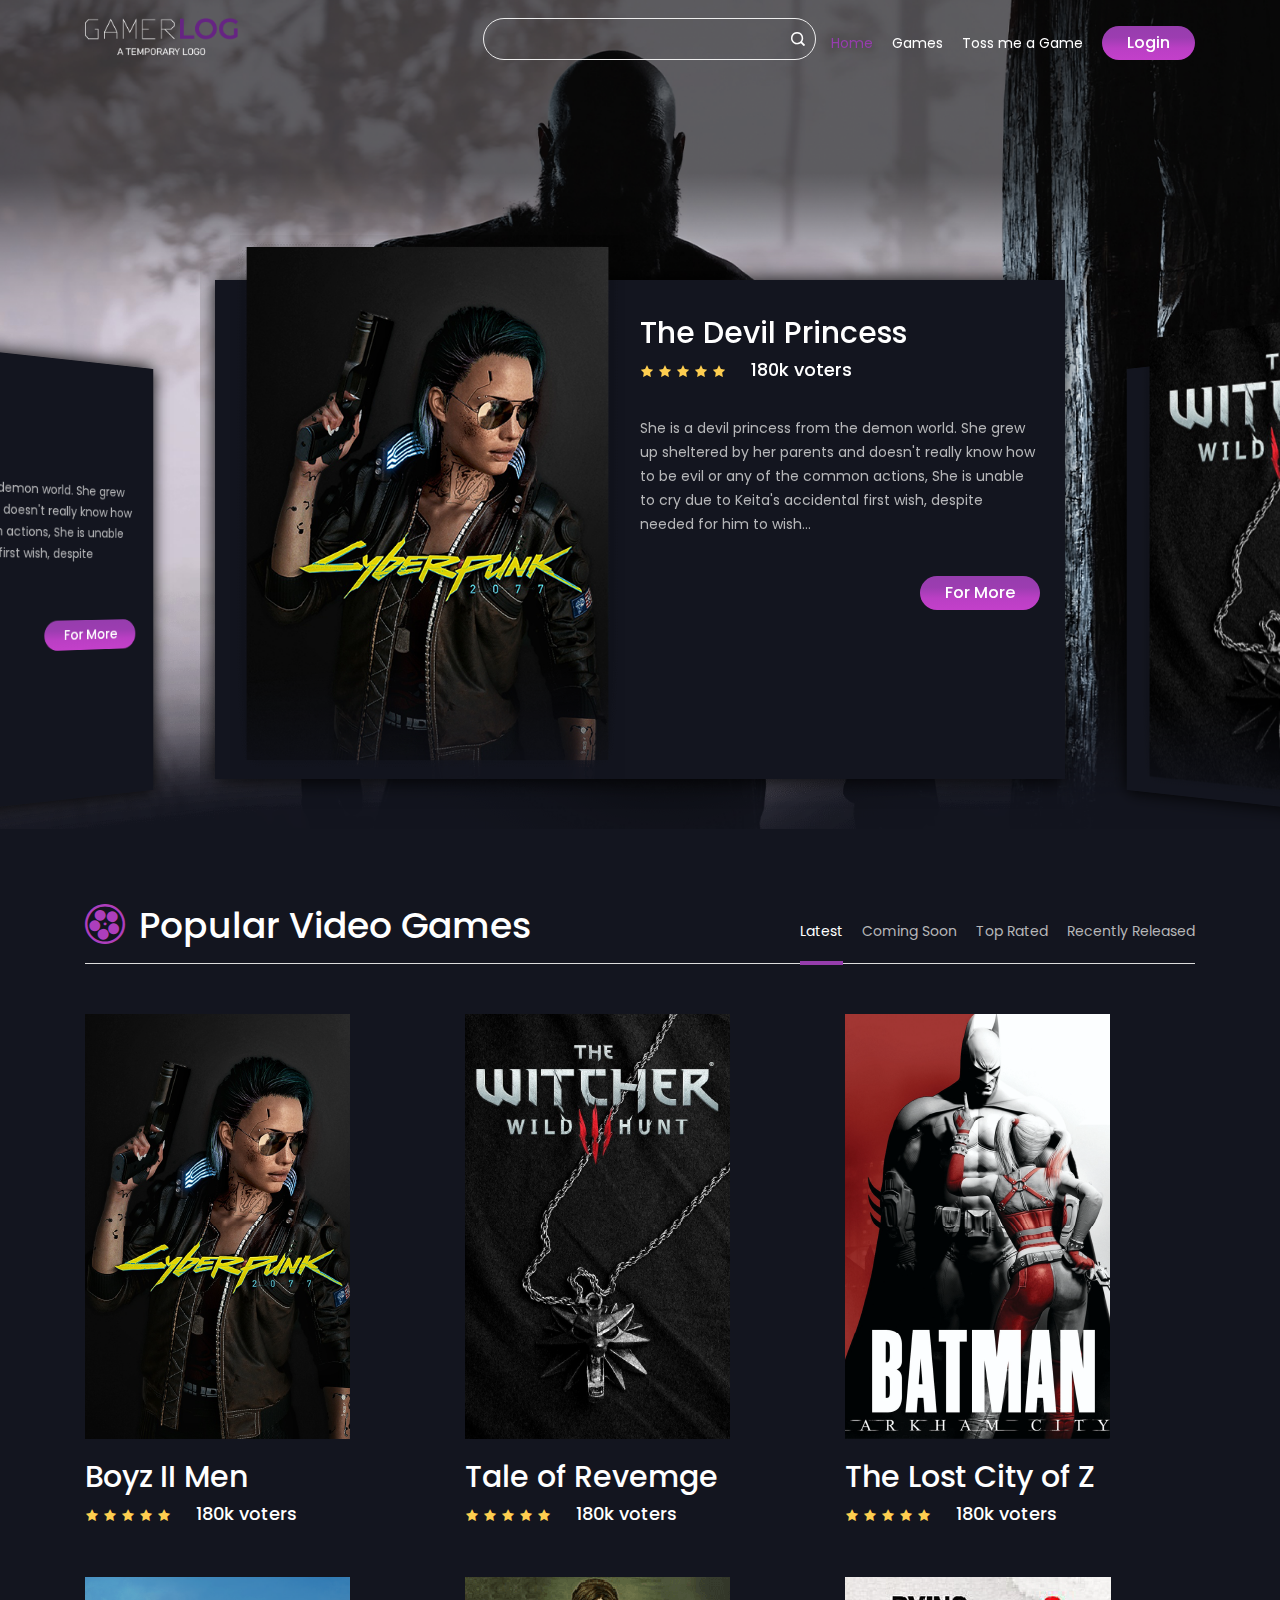
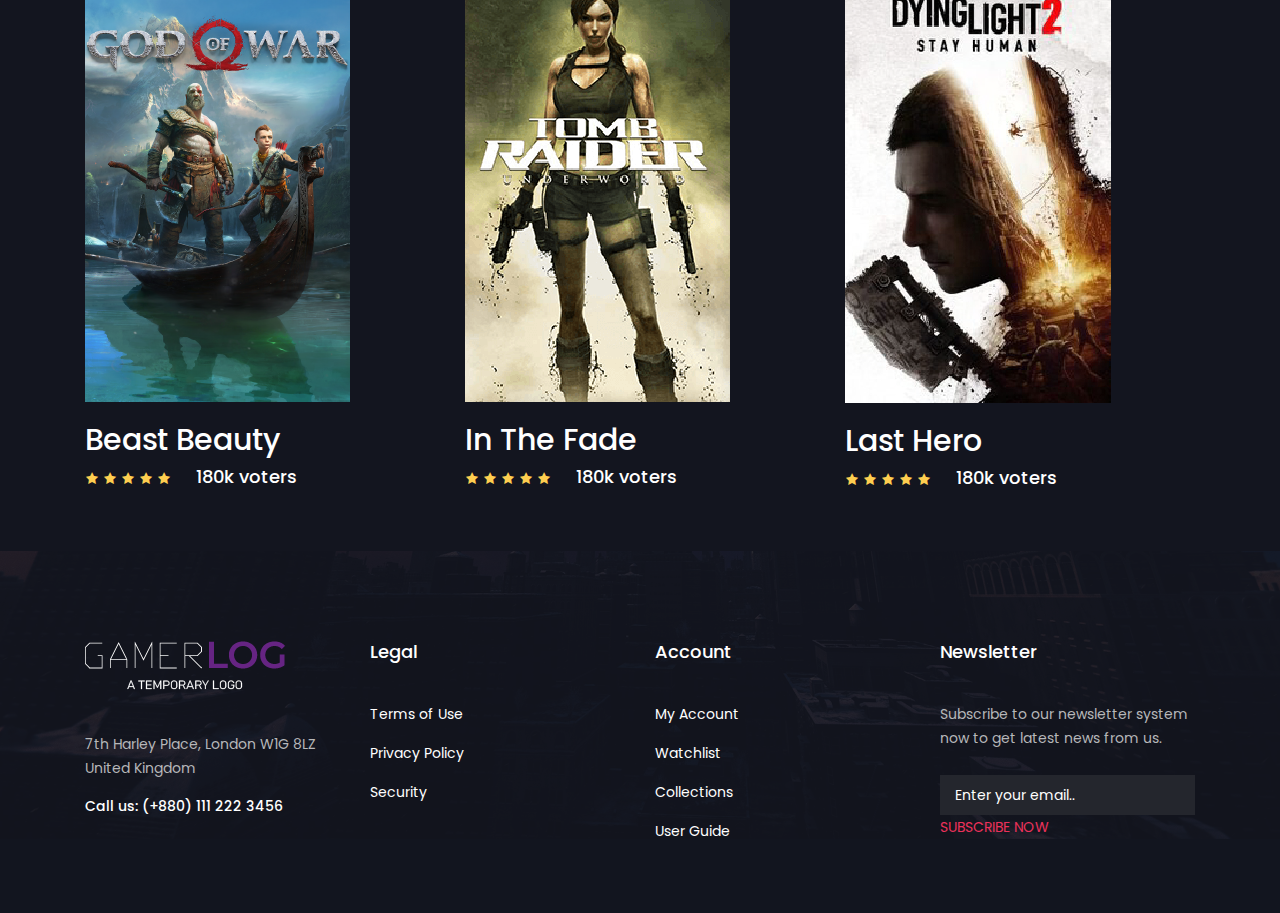
<file: indexeren.html>
<!DOCTYPE HTML>
<html lang="zxx">
	
<head>
		<meta charset="UTF-8">
		<meta http-equiv="X-UA-Compatible" content="IE=edge">
		<meta name="viewport" content="width=device-width, initial-scale=1">
		<title>GamerLog</title>
		<!-- Favicon Icon -->
		<link rel="icon" type="image/png" href="assets/img/favcion.png" />
		<!-- Bootstrap CSS -->
		<link rel="stylesheet" type="text/css" href="assets/css/bootstrap.min.css" media="all" />
		<!-- Slick nav CSS -->
		<link rel="stylesheet" type="text/css" href="assets/css/slicknav.min.css" media="all" />
		<!-- Iconfont CSS -->
		<link rel="stylesheet" type="text/css" href="assets/css/icofont.css" media="all" />
		<!-- Owl carousel CSS -->
		<link rel="stylesheet" type="text/css" href="assets/css/owl.carousel.css">
		<!-- Popup CSS -->
		<link rel="stylesheet" type="text/css" href="assets/css/magnific-popup.css">
		<!-- Main style CSS -->
		<link rel="stylesheet" type="text/css" href="assets/css/style.css" media="all" />
		<!-- Responsive CSS -->
		<link rel="stylesheet" type="text/css" href="assets/css/responsive.css" media="all" />
		<!--[if lt IE 9]>
		  <script src="https://oss.maxcdn.com/html5shiv/3.7.3/html5shiv.min.js"></script>
		  <script src="https://oss.maxcdn.com/respond/1.4.2/respond.min.js"></script>
		<![endif]-->
	</head>
	<body>
		<!-- Page loader -->
	    <div id="preloader"></div>
		<!-- header section start -->
		<!--Navigation bar-->
		<header class="header">
			<div class="container">
				<div class="header-area">
					
					<div class="logo">
						<a href="index.html"><img src="assets/img/logo.png" alt="logo" /></a>
					</div>
					<div class="header-right">
						

						<form action="#">
							<input type="text" style="border-left-width: 0px; margin-left: 0px;" />
							<button><i class="icofont icofont-search"></i></button>
						</form>

						<div class="menu-area">
						
							<div class="responsive-menu"></div>
							<div class="mainmenu">
								<ul id="primary-menu">
									<li><a class="active" href="index.html">Home</a></li>
									<li><a href="movies.html">Games</a></li>
									<li><a href="tossme.html">Toss me a Game</a></li>
									<li><a class="theme-btn theme-btn2" onclick="window.location.href='signin.html'" style="color:white">Login</a></li>
								</ul>
							</div>
						</div>
					</div>
					
				</div>
			</div>
		</header>
		<!--end of Navigation bar-->
		<!-- header section end -->
		<!-- hero area start -->
		<section class="hero-area" id="home">
			<div class="container">
				<div class="hero-area-slider">
					<div class="row hero-area-slide">
						<div class="col-lg-6 col-md-5">
							<div class="hero-area-content">
								<img src="assets/img/slide2.png" alt="about" />
							</div>
						</div>
						<div class="col-lg-6 col-md-7">
							<div class="hero-area-content pr-50">
								<h2>The Devil Princess</h2>
								<div class="review">
									<div class="author-review">
										<i class="icofont icofont-star"></i>
										<i class="icofont icofont-star"></i>
										<i class="icofont icofont-star"></i>
										<i class="icofont icofont-star"></i>
										<i class="icofont icofont-star"></i>
									</div>
									<h4>180k voters</h4>
								</div>
								<p>She is a devil princess from the demon world. She grew up sheltered by her parents and doesn't really know how to be evil or any of the common actions,   She is unable to cry due to Keita's accidental first wish, despite needed for him to wish...</p>
								<div class="slide-trailor">
									<a class="theme-btn theme-btn2" href="movie-details.html" style="float:right;"> For More</a>
								</div>
							</div>
						</div>
					</div>
					<div class="row hero-area-slide">
						<div class="col-lg-6 col-md-5">
							<div class="hero-area-content">
								<img src="assets/img/slide1.png" alt="about" />
							</div>
						</div>
						<div class="col-lg-6 col-md-7">
							<div class="hero-area-content pr-50">
								<h2>Last Avatar</h2>
								<div class="review">
									<div class="author-review">
										<i class="icofont icofont-star"></i>
										<i class="icofont icofont-star"></i>
										<i class="icofont icofont-star"></i>
										<i class="icofont icofont-star"></i>
										<i class="icofont icofont-star"></i>
									</div>
									<h4>180k voters</h4>
								</div>
								<p>She is a devil princess from the demon world. She grew up sheltered by her parents and doesn't really know how to be evil or any of the common actions,   She is unable to cry due to Keita's accidental first wish, despite needed for him to wish...</p>
								<div class="slide-trailor">
									<a class="theme-btn theme-btn2" href="movie-details.html" style="float:right;"> For More</a>
								</div>
							</div>
						</div>
					</div>
					<div class="row hero-area-slide">
						<div class="col-lg-6 col-md-5">
							<div class="hero-area-content">
								<img src="assets/img/slide3.png" alt="about" />
							</div>
						</div>
						<div class="col-lg-6 col-md-7">
							<div class="hero-area-content pr-50">
								<h2>The Deer God</h2>
								<div class="review">
									<div class="author-review">
										<i class="icofont icofont-star"></i>
										<i class="icofont icofont-star"></i>
										<i class="icofont icofont-star"></i>
										<i class="icofont icofont-star"></i>
										<i class="icofont icofont-star"></i>
									</div>
									<h4>180k voters</h4>
								</div>
								<p>She is a devil princess from the demon world. She grew up sheltered by her parents and doesn't really know how to be evil or any of the common actions,   She is unable to cry due to Keita's accidental first wish, despite needed for him to wish...</p>
								<div class="slide-trailor">
									<a class="theme-btn theme-btn2" href="movie-details.html" style="float:right;"> For More</a>
								</div>
							</div>
						</div>
					</div>
				</div>
				<div class="hero-area-thumb">
					<div class="thumb-prev">
						<div class="row hero-area-slide">
							<div class="col-lg-6">
								<div class="hero-area-content">
									<img src="assets/img/slide3.png" alt="about" />
								</div>
							</div>
							<div class="col-lg-6">
								<div class="hero-area-content pr-50">
									<h2>Last Avatar</h2>
									<div class="review">
										<div class="author-review">
											<i class="icofont icofont-star"></i>
											<i class="icofont icofont-star"></i>
											<i class="icofont icofont-star"></i>
											<i class="icofont icofont-star"></i>
											<i class="icofont icofont-star"></i>
										</div>
										<h4>180k voters</h4>
									</div>
									<p>She is a devil princess from the demon world. She grew up sheltered by her parents and doesn't really know how to be evil or any of the common actions,   She is unable to cry due to Keita's accidental first wish, despite needed for him to wish...</p>
									<div class="slide-trailor">
										<a class="theme-btn theme-btn2" href="movie-details.html" style="float:right;"> For More</a>
									</div>
								</div>
							</div>
						</div>
					</div>
					<div class="thumb-next">
						<div class="row hero-area-slide">
							<div class="col-lg-6">
								<div class="hero-area-content">
									<img src="assets/img/slide1.png" alt="about" />
								</div>
							</div>
							<div class="col-lg-6">
								<div class="hero-area-content pr-50">
									<h2>The Deer God</h2>
									<div class="review">
										<div class="author-review">
											<i class="icofont icofont-star"></i>
											<i class="icofont icofont-star"></i>
											<i class="icofont icofont-star"></i>
											<i class="icofont icofont-star"></i>
											<i class="icofont icofont-star"></i>
										</div>
										<h4>180k voters</h4>
									</div>
									<p>She is a devil princess from the demon world. She grew up sheltered by her parents and doesn't really know how to be evil or any of the common actions,   She is unable to cry due to Keita's accidental first wish, despite needed for him to wish...</p>
									<div class="slide-trailor">
										<a class="theme-btn theme-btn2" href="movie-details.html" style="float:right;"> For More</a>
									</div>
								</div>
							</div>
						</div>
					</div>
				</div>
			</div>
		</section><!-- hero area end -->
		<!-- portfolio section start -->
		<section class="portfolio-area pt-60" style="padding-bottom: 60px;">
			<div class="container">
				<div class="row flexbox-center">
					<div class="col-lg-6 text-center text-lg-left">
					    <div class="section-title">
							<h1><i class="icofont icofont-movie"></i> Popular Video Games</h1>
						</div>
					</div>
					<div class="col-lg-6 text-center text-lg-right">
					    <div class="portfolio-menu">
							<ul>
								<li data-filter="*" class="active">Latest</li>
								<li data-filter=".soon">Coming Soon</li>
								<li data-filter=".top">Top Rated</li>
								<li data-filter=".released">Recently Released</li>
							</ul>
						</div>
					</div>
				</div>
				<hr />
				<div class="row">
					<div class="col-lg-12">
						<div class="row portfolio-item">
							<div class="col-md-4 col-sm-6 soon released">
								<div class="single-portfolio">
									<div class="single-portfolio-img">
										<a href="movie-details.html">
											<img src="assets/img/portfolio/portfolio1.png" alt="portfolio" />
										</a>
									</div>
									<div class="portfolio-content">
										<h2>Boyz II Men</h2>
										<div class="review">
											<div class="author-review">
												<i class="icofont icofont-star"></i>
												<i class="icofont icofont-star"></i>
												<i class="icofont icofont-star"></i>
												<i class="icofont icofont-star"></i>
												<i class="icofont icofont-star"></i>
											</div>
											<h4>180k voters</h4>
										</div>
									</div>
								</div>
							</div>
							<div class="col-md-4 col-sm-6 top">
								<div class="single-portfolio">
									<div class="single-portfolio-img">									
										<a href="movie-details.html">
											<img src="assets/img/portfolio/portfolio2.png" alt="portfolio" />
										</a>
									</div>
									<div class="portfolio-content">
										<h2>Tale of Revemge</h2>
										<div class="review">
											<div class="author-review">
												<i class="icofont icofont-star"></i>
												<i class="icofont icofont-star"></i>
												<i class="icofont icofont-star"></i>
												<i class="icofont icofont-star"></i>
												<i class="icofont icofont-star"></i>
											</div>
											<h4>180k voters</h4>
										</div>
									</div>
								</div>
							</div>
							<div class="col-md-4 col-sm-6 soon">
								<div class="single-portfolio">
									<div class="single-portfolio-img">
										<a href="movie-details.html">
											<img src="assets/img/portfolio/portfolio3.png" alt="portfolio" />
										</a>
									</div>
									<div class="portfolio-content">
										<h2>The Lost City of Z</h2>
										<div class="review">
											<div class="author-review">
												<i class="icofont icofont-star"></i>
												<i class="icofont icofont-star"></i>
												<i class="icofont icofont-star"></i>
												<i class="icofont icofont-star"></i>
												<i class="icofont icofont-star"></i>
											</div>
											<h4>180k voters</h4>
										</div>
									</div>
								</div>
							</div>
							<div class="col-md-4 col-sm-6 top released">
								<div class="single-portfolio">
									<div class="single-portfolio-img">
										<a href="movie-details.html">
											<img src="assets/img/portfolio/portfolio4.png" alt="portfolio" />
										</a>
									</div>
									<div class="portfolio-content">
										<h2>Beast Beauty</h2>
										<div class="review">
											<div class="author-review">
												<i class="icofont icofont-star"></i>
												<i class="icofont icofont-star"></i>
												<i class="icofont icofont-star"></i>
												<i class="icofont icofont-star"></i>
												<i class="icofont icofont-star"></i>
											</div>
											<h4>180k voters</h4>
										</div>
									</div>
								</div>
							</div>
							<div class="col-md-4 col-sm-6 released">
								<div class="single-portfolio">
									<div class="single-portfolio-img">
										<a href="movie-details.html">
											<img src="assets/img/portfolio/portfolio5.png" alt="portfolio" />
										</a>
									</div>
									<div class="portfolio-content">
										<h2>In The Fade</h2>
										<div class="review">
											<div class="author-review">
												<i class="icofont icofont-star"></i>
												<i class="icofont icofont-star"></i>
												<i class="icofont icofont-star"></i>
												<i class="icofont icofont-star"></i>
												<i class="icofont icofont-star"></i>
											</div>
											<h4>180k voters</h4>
										</div>
									</div>
								</div>
							</div>
							<div class="col-md-4 col-sm-6 soon top">
								<div class="single-portfolio">
									<div class="single-portfolio-img">
										<a href="movie-details.html">
											<img src="assets/img/portfolio/portfolio6.png" alt="portfolio" />
										</a>
									</div>
									<div class="portfolio-content">
										<h2>Last Hero</h2>
										<div class="review">
											<div class="author-review">
												<i class="icofont icofont-star"></i>
												<i class="icofont icofont-star"></i>
												<i class="icofont icofont-star"></i>
												<i class="icofont icofont-star"></i>
												<i class="icofont icofont-star"></i>
											</div>
											<h4>180k voters</h4>
										</div>
									</div>
								</div>
							</div>
						</div>
					</div>
				</div>
			</div>
		</section><!-- portfolio section end -->
		<!-- footer section start -->
		<footer class="footer">
			<div class="container">
				<div class="row">
                    <div class="col-lg-3 col-sm-6">
						<div class="widget">
							<img src="assets/img/logo.png" alt="about" />
							<p>7th Harley Place, London W1G 8LZ United Kingdom</p>
							<h6><span>Call us: </span>(+880) 111 222 3456</h6>
						</div>
                    </div>
                    <div class="col-lg-3 col-sm-6">
						<div class="widget">
							<h4>Legal</h4>
							<ul>
								<li><a href="#">Terms of Use</a></li>
								<li><a href="#">Privacy Policy</a></li>
								<li><a href="#">Security</a></li>
							</ul>
						</div>
                    </div>
                    <div class="col-lg-3 col-sm-6">
						<div class="widget">
							<h4>Account</h4>
							<ul>
								<li><a href="#">My Account</a></li>
								<li><a href="#">Watchlist</a></li>
								<li><a href="#">Collections</a></li>
								<li><a href="#">User Guide</a></li>
							</ul>
						</div>
                    </div>
                    <div class="col-lg-3 col-sm-6">
						<div class="widget">
							<h4>Newsletter</h4>
							<p>Subscribe to our newsletter system now to get latest news from us.</p>
							<form action="#">
								<input type="text" placeholder="Enter your email.."/>
								<button>SUBSCRIBE NOW</button>
							</form>
						</div>
                    </div>
				</div>
		<!-- <hr /> -->
			</div>
	<!--	<div class="copyright">
				<div class="container">
					<div class="row">
						<div class="col-lg-6 text-center text-lg-left">
							<div class="copyright-content">
								<p><a target="_blank" href="https://www.templateshub.net">Templates Hub</a></p>
							</div>
						</div>
						<div class="col-lg-6 text-center text-lg-right">
							<div class="copyright-content">
								<a href="#" class="scrollToTop">
									Back to top<i class="icofont icofont-arrow-up"></i>
								</a>
							</div>
						</div>
					</div>
				</div>
			</div> -->
		</footer><!-- footer section end -->
		<!-- jquery main JS -->
		<script src="assets/js/jquery.min.js"></script>
		<!-- Bootstrap JS -->
		<script src="assets/js/bootstrap.min.js"></script>
		<!-- Slick nav JS -->
		<script src="assets/js/jquery.slicknav.min.js"></script>
		<!-- owl carousel JS -->
		<script src="assets/js/owl.carousel.min.js"></script>
		<!-- Popup JS -->
		<script src="assets/js/jquery.magnific-popup.min.js"></script>
		<!-- Isotope JS -->
		<script src="assets/js/isotope.pkgd.min.js"></script>
		<!-- main JS -->
		<script src="assets/js/main.js"></script>
	</body>

</html>
</file>
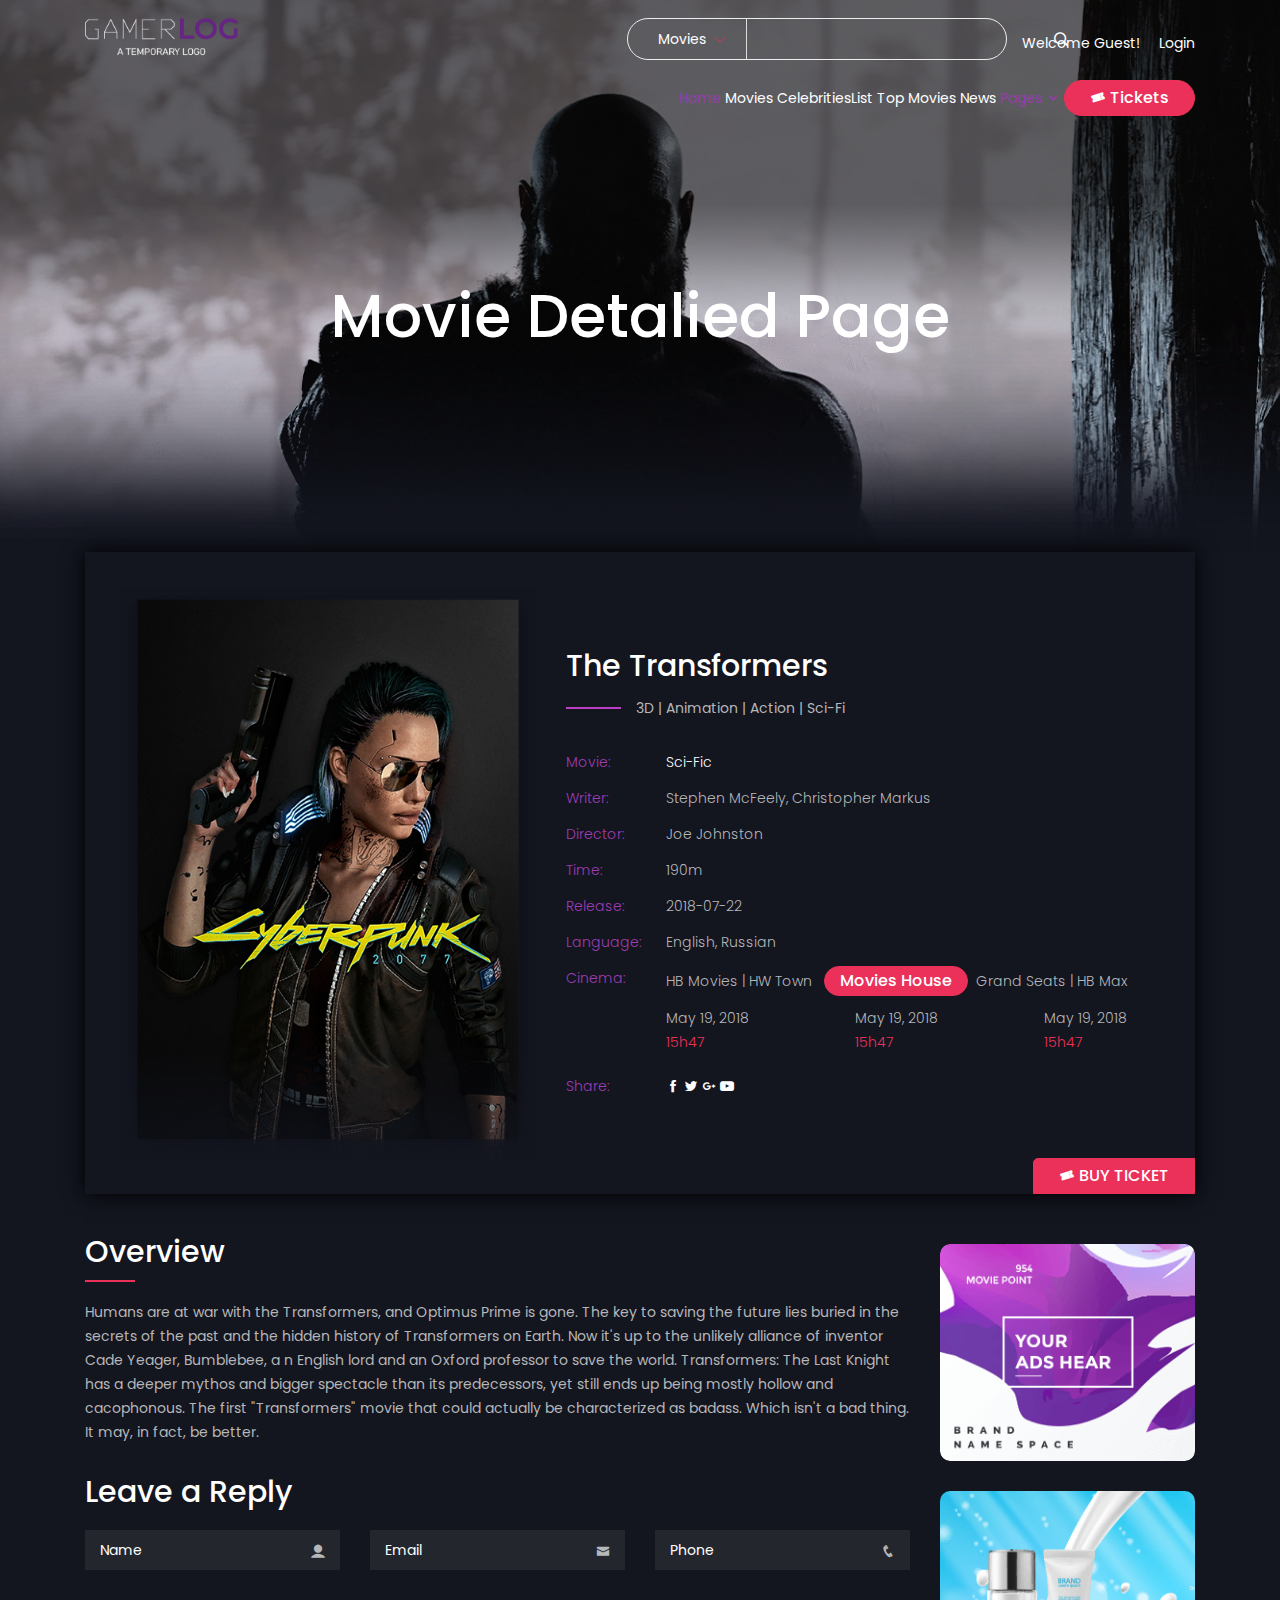
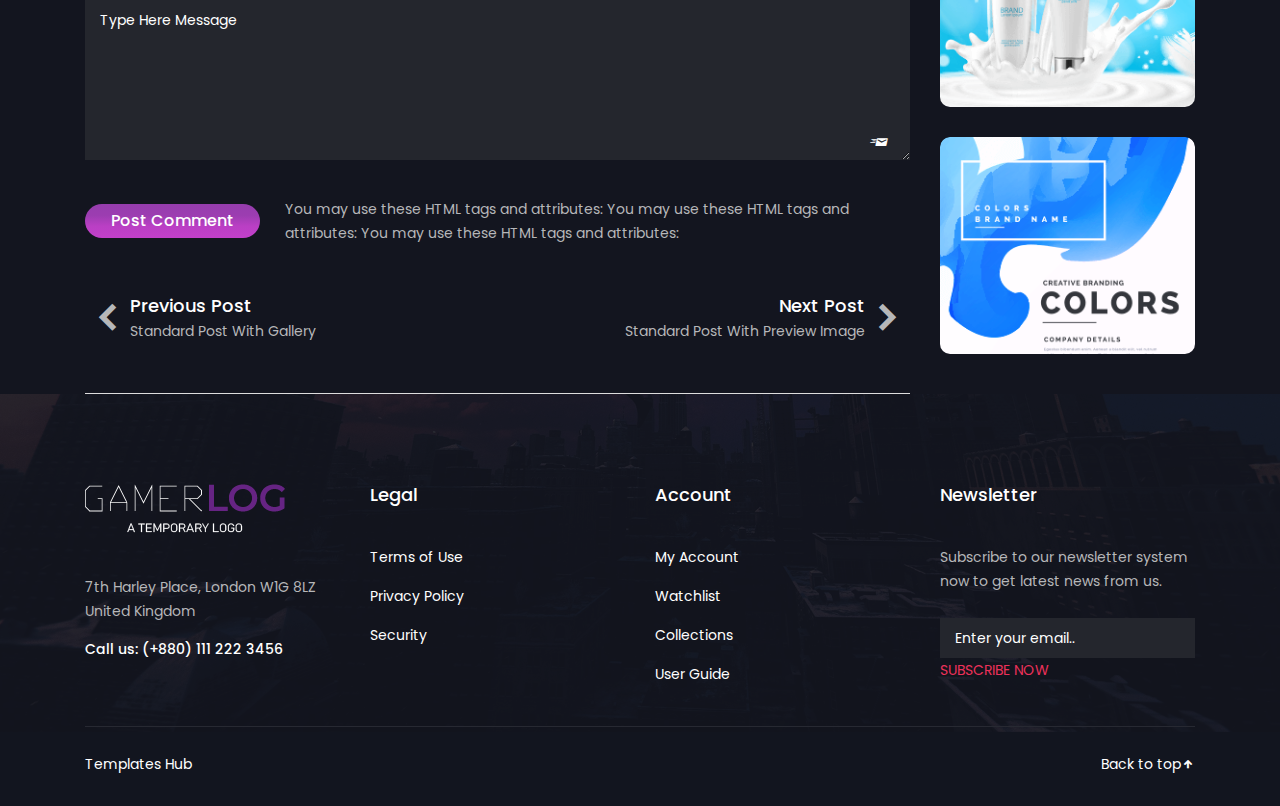
<file: movie-details.html>
<!DOCTYPE HTML>
<html lang="zxx">
	
<head>
		<meta charset="UTF-8">
		<meta http-equiv="X-UA-Compatible" content="IE=edge">
		<meta name="viewport" content="width=device-width, initial-scale=1">
		<title>Moviepoint - Online Movie,Vedio and TV Show HTML Template</title>
		<!-- Favicon Icon -->
		<link rel="icon" type="image/png" href="assets/img/favcion.png" />
		<!-- Bootstrap CSS -->
		<link rel="stylesheet" type="text/css" href="assets/css/bootstrap.min.css" media="all" />
		<!-- Slick nav CSS -->
		<link rel="stylesheet" type="text/css" href="assets/css/slicknav.min.css" media="all" />
		<!-- Iconfont CSS -->
		<link rel="stylesheet" type="text/css" href="assets/css/icofont.css" media="all" />
		<!-- Owl carousel CSS -->
		<link rel="stylesheet" type="text/css" href="assets/css/owl.carousel.css">
		<!-- Popup CSS -->
		<link rel="stylesheet" type="text/css" href="assets/css/magnific-popup.css">
		<!-- Main style CSS -->
		<link rel="stylesheet" type="text/css" href="assets/css/style.css" media="all" />
		<!-- Responsive CSS -->
		<link rel="stylesheet" type="text/css" href="assets/css/responsive.css" media="all" />
		<!--[if lt IE 9]>
		  <script src="https://oss.maxcdn.com/html5shiv/3.7.3/html5shiv.min.js"></script>
		  <script src="https://oss.maxcdn.com/respond/1.4.2/respond.min.js"></script>
		<![endif]-->
	</head>
	<body>
		<!-- Page loader -->
	    <div id="preloader"></div>
		<!-- header section start -->
		<header class="header">
			<div class="container">
				<div class="header-area">
					<div class="logo">
						<a href="index.html"><img src="assets/img/logo.png" alt="logo" /></a>
					</div>
					<div class="header-right">
						<form action="#">
							<select>
								<option value="Movies">Movies</option>
								<option value="Movies">Movies</option>
								<option value="Movies">Movies</option>
							</select>
							<input type="text"/>
							<button><i class="icofont icofont-search"></i></button>
						</form>
						<ul>
							<li><a href="#">Welcome Guest!</a></li>
							<li><a class="login-popup" href="#">Login</a></li>
						</ul>
					</div>
					<div class="menu-area">
						<div class="responsive-menu"></div>
					    <div class="mainmenu">
                            <ul id="primary-menu">
                                <li><a class="active" href="index.html">Home</a></li>
                                <li><a href="movies.html">Movies</a></li>
                                <li><a href="celebrities.html">CelebritiesList</a></li>
                                <li><a href="top-movies.html">Top Movies</a></li>
                                <li><a href="blog.html">News</a></li>
								<li><a class="active" href="#">Pages <i class="icofont icofont-simple-down"></i></a>
									<ul>
										<li><a href="blog-details.html">Blog Details</a></li>
										<li><a class="active" href="movie-details.html">Movie Details</a></li>
									</ul>
								</li>
                                <li><a class="theme-btn" href="#"><i class="icofont icofont-ticket"></i> Tickets</a></li>
                            </ul>
					    </div>
					</div>
				</div>
			</div>
		</header>
		<div class="login-area">
			<div class="login-box">
				<a href="#"><i class="icofont icofont-close"></i></a>
				<h2>LOGIN</h2>
				<form action="#">
					<h6>USERNAME OR EMAIL ADDRESS</h6>
					<input type="text" />
					<h6>PASSWORD</h6>
					<input type="text" />
					<div class="login-remember">
						<input type="checkbox" />
						<span>Remember Me</span>
					</div>
					<div class="login-signup">
						<span>SIGNUP</span>
					</div>
					<a href="#" class="theme-btn">LOG IN</a>
					<span>Or Via Social</span>
					<div class="login-social">
						<a href="#"><i class="icofont icofont-social-facebook"></i></a>
						<a href="#"><i class="icofont icofont-social-twitter"></i></a>
						<a href="#"><i class="icofont icofont-social-linkedin"></i></a>
						<a href="#"><i class="icofont icofont-social-google-plus"></i></a>
						<a href="#"><i class="icofont icofont-camera"></i></a>
					</div>
				</form>
				
			</div>
		</div>
		<div class="buy-ticket">
			<div class="container">
				<div class="buy-ticket-area">
					<a href="#"><i class="icofont icofont-close"></i></a>
					<div class="row">
						<div class="col-lg-8">
							<div class="buy-ticket-box">
								<h4>Buy Tickets</h4>
								<h5>Seat</h5>
								<h6>Screen</h6>
								<div class="ticket-box-table">
									<table class="ticket-table-seat">
										<tr>
											<td>1</td>
											<td>1</td>
											<td>1</td>
											<td>1</td>
											<td>1</td>
											<td>1</td>
											<td>1</td>
										</tr>
										<tr>
											<td>1</td>
											<td>1</td>
											<td>1</td>
											<td>1</td>
											<td>1</td>
											<td>1</td>
											<td>1</td>
										</tr>
										<tr>
											<td>1</td>
											<td>1</td>
											<td>1</td>
											<td>1</td>
											<td>1</td>
											<td>1</td>
											<td>1</td>
										</tr>
										<tr>
											<td>1</td>
											<td>1</td>
											<td>1</td>
											<td>1</td>
											<td>1</td>
											<td>1</td>
											<td>1</td>
										</tr>
										<tr>
											<td>1</td>
											<td>1</td>
											<td>1</td>
											<td>1</td>
											<td>1</td>
											<td>1</td>
											<td>1</td>
										</tr>
									</table>
									<table>
										<tr>
											<td>1</td>
										</tr>
										<tr>
											<td>2</td>
										</tr>
										<tr>
											<td>3</td>
										</tr>
										<tr>
											<td>4</td>
										</tr>
										<tr>
											<td>5</td>
										</tr>
									</table>
									<table class="ticket-table-seat">
										<tr>
											<td>1</td>
											<td>1</td>
											<td>1</td>
											<td>1</td>
											<td>1</td>
											<td>1</td>
											<td>1</td>
										</tr>
										<tr>
											<td class="active">1</td>
											<td class="active">1</td>
											<td class="active">1</td>
											<td class="active">1</td>
											<td class="active">1</td>
											<td class="active">1</td>
											<td class="active">1</td>
										</tr>
										<tr>
											<td>1</td>
											<td>1</td>
											<td>1</td>
											<td>1</td>
											<td>1</td>
											<td>1</td>
											<td>1</td>
										</tr>
										<tr>
											<td>1</td>
											<td>1</td>
											<td>1</td>
											<td>1</td>
											<td>1</td>
											<td>1</td>
											<td>1</td>
										</tr>
										<tr>
											<td>1</td>
											<td>1</td>
											<td>1</td>
											<td>1</td>
											<td>1</td>
											<td>1</td>
											<td>1</td>
										</tr>
									</table>
									<table>
										<tr>
											<td>1</td>
										</tr>
										<tr>
											<td>2</td>
										</tr>
										<tr>
											<td>3</td>
										</tr>
										<tr>
											<td>4</td>
										</tr>
										<tr>
											<td>5</td>
										</tr>
									</table>
									<table class="ticket-table-seat">
										<tr>
											<td>1</td>
											<td>1</td>
											<td>1</td>
											<td>1</td>
											<td>1</td>
											<td>1</td>
											<td>1</td>
										</tr>
										<tr>
											<td>1</td>
											<td>1</td>
											<td>1</td>
											<td>1</td>
											<td>1</td>
											<td>1</td>
											<td>1</td>
										</tr>
										<tr>
											<td>1</td>
											<td>1</td>
											<td>1</td>
											<td>1</td>
											<td>1</td>
											<td>1</td>
											<td>1</td>
										</tr>
										<tr>
											<td>1</td>
											<td>1</td>
											<td>1</td>
											<td>1</td>
											<td>1</td>
											<td>1</td>
											<td>1</td>
										</tr>
										<tr>
											<td>1</td>
											<td>1</td>
											<td>1</td>
											<td>1</td>
											<td>1</td>
											<td>1</td>
											<td>1</td>
										</tr>
									</table>
								</div>
								<div class="ticket-box-available">
									<input type="checkbox" />
									<span>Available</span>
									<input type="checkbox" checked />
									<span>Unavailable</span>
									<input type="checkbox" />
									<span>Selected</span>
								</div>
								<a href="#" class="theme-btn">previous</a>
								<a href="#" class="theme-btn">Next</a>
							</div>
						</div>
						<div class="col-lg-3 offset-lg-1">
							<div class="buy-ticket-box mtr-30">
								<h4>Your Information</h4>
								<ul>
									<li>
										<p>Location</p>
										<span>HB Cinema Box Corner</span>
									</li>
									<li>
										<p>TIME</p>
										<span>2018.07.09   20:40</span>
									</li>
									<li>
										<p>Movie name</p>
										<span>Home Alone</span>
									</li>
									<li>
										<p>Ticket number</p>
										<span>2 Adults, 2 Children, 2 Seniors</span>
									</li>
									<li>
										<p>Price</p>
										<span>89$</span>
									</li>
								</ul>
							</div>
						</div>
					</div>
				</div>
			</div>
		</div><!-- header section end -->
		<!-- breadcrumb area start -->
		<section class="breadcrumb-area">
			<div class="container">
				<div class="row">
					<div class="col-lg-12">
						<div class="breadcrumb-area-content">
							<h1>Movie Detalied Page</h1>
						</div>
					</div>
				</div>
			</div>
		</section><!-- breadcrumb area end -->
		<!-- transformers area start -->
		<section class="transformers-area">
			<div class="container">
				<div class="transformers-box">
					<div class="row flexbox-center">
						<div class="col-lg-5 text-lg-left text-center">
							<div class="transformers-content">
								<img src="assets/img/slide2.png" alt="about" />
							</div>
						</div>
						<div class="col-lg-7">
							<div class="transformers-content">
								<h2>The Transformers</h2>
								<p>3D | Animation | Action | Sci-Fi</p>
								<ul>
									<li>
										<div class="transformers-left">
											Movie:
										</div>
										<div class="transformers-right">
											<a href="#">Sci-Fic</a>
										</div>
									</li>
									<li>
										<div class="transformers-left">
											Writer:
										</div>
										<div class="transformers-right">
											Stephen McFeely, Christopher Markus
										</div>
									</li>
									<li>
										<div class="transformers-left">
											Director:
										</div>
										<div class="transformers-right">
											Joe Johnston
										</div>
									</li>
									<li>
										<div class="transformers-left">
											Time: 
										</div>
										<div class="transformers-right">
											190m
										</div>
									</li>
									<li>
										<div class="transformers-left">
											Release:
										</div>
										<div class="transformers-right">
											2018-07-22
										</div>
									</li>
									<li>
										<div class="transformers-left">
											Language:
										</div>
										<div class="transformers-right">
											English, Russian
										</div>
									</li>
									<li>
										<div class="transformers-left">
											Cinema:
										</div>
										<div class="transformers-right">
											HB Movies  |  HW Town <a href="#" class="theme-btn">Movies House</a>Grand Seats  |  HB Max
											<div class="transformers-bottom">
												<p>May 19, 2018 <span>15h47</span></p>
												<p>May 19, 2018 <span>15h47</span></p>
												<p>May 19, 2018 <span>15h47</span></p>
											</div>
											
										</div>
									</li>
									<li>
										<div class="transformers-left">
											Share:
										</div>
										<div class="transformers-right">
											<a href="#"><i class="icofont icofont-social-facebook"></i></a>
											<a href="#"><i class="icofont icofont-social-twitter"></i></a>
											<a href="#"><i class="icofont icofont-social-google-plus"></i></a>
											<a href="#"><i class="icofont icofont-youtube-play"></i></a>
										</div>
									</li>
								</ul>
							</div>
						</div>
					</div>
					<a href="#" class="theme-btn"><i class="icofont icofont-ticket"></i> BUY TICKET</a>
				</div>
			</div>
		</section><!-- transformers area end -->
		<!-- details area start -->
		<section class="details-area">
			<div class="container">
				<div class="row">
					<div class="col-lg-9">
						<div class="details-content">
							<div class="details-overview">
								<h2>Overview</h2>
								<p>Humans are at war with the Transformers, and Optimus Prime is gone. The key to saving the future lies buried in the secrets of the past and the hidden history of Transformers on Earth. Now it's up to the unlikely alliance of inventor Cade Yeager, Bumblebee, a n English lord and an Oxford professor to save the world. Transformers: The Last Knight has a deeper mythos and bigger spectacle than its predecessors, yet still ends up being mostly hollow and cacophonous. The first "Transformers" movie that could actually be characterized as badass. Which isn't a bad thing. It may, in fact, be better.</p>
							</div>
							<div class="details-reply">
								<h2>Leave a Reply</h2>
								<form action="#">
									<div class="row">
										<div class="col-lg-4">
											<div class="select-container">
												<input type="text" placeholder="Name"/>
												<i class="icofont icofont-ui-user"></i>
											</div>
										</div>
										<div class="col-lg-4">
											<div class="select-container">
												<input type="text" placeholder="Email"/>
												<i class="icofont icofont-envelope"></i>
											</div>
										</div>
										<div class="col-lg-4">
											<div class="select-container">
												<input type="text" placeholder="Phone"/>
												<i class="icofont icofont-phone"></i>
											</div>
										</div>
										<div class="col-lg-12">
											<div class="textarea-container">
												<textarea placeholder="Type Here Message"></textarea>
												<button><i class="icofont icofont-send-mail"></i></button>
											</div>
										</div>
									</div>
								</form>
							</div>
							<div class="details-comment">
								<a class="theme-btn theme-btn2" href="#">Post Comment</a>
								<p>You may use these HTML tags and attributes: You may use these HTML tags and attributes: You may use these HTML tags and attributes: </p>
							</div>
							<div class="details-thumb">
								<div class="details-thumb-prev">
									<div class="thumb-icon">
										<i class="icofont icofont-simple-left"></i>
									</div>
									<div class="thumb-text">
										<h4>Previous Post</h4>
										<p>Standard Post With Gallery</p>
									</div>
								</div>
								<div class="details-thumb-next">
									<div class="thumb-text">
										<h4>Next Post</h4>
										<p>Standard Post With Preview Image</p>
									</div>
									<div class="thumb-icon">
										<i class="icofont icofont-simple-right"></i>
									</div>
								</div>
							</div>
						</div>
					</div>
					<div class="col-lg-3 text-center text-lg-left">
					    <div class="portfolio-sidebar">
							<img src="assets/img/sidebar/sidebar1.png" alt="sidebar" />
							<img src="assets/img/sidebar/sidebar2.png" alt="sidebar" />
							<img src="assets/img/sidebar/sidebar4.png" alt="sidebar" />
						</div>
					</div>
				</div>
			</div>
		</section><!-- details area end -->
		<!-- footer section start -->
		<footer class="footer">
			<div class="container">
				<div class="row">
                    <div class="col-lg-3 col-sm-6">
						<div class="widget">
							<img src="assets/img/logo.png" alt="about" />
							<p>7th Harley Place, London W1G 8LZ United Kingdom</p>
							<h6><span>Call us: </span>(+880) 111 222 3456</h6>
						</div>
                    </div>
                    <div class="col-lg-3 col-sm-6">
						<div class="widget">
							<h4>Legal</h4>
							<ul>
								<li><a href="#">Terms of Use</a></li>
								<li><a href="#">Privacy Policy</a></li>
								<li><a href="#">Security</a></li>
							</ul>
						</div>
                    </div>
                    <div class="col-lg-3 col-sm-6">
						<div class="widget">
							<h4>Account</h4>
							<ul>
								<li><a href="#">My Account</a></li>
								<li><a href="#">Watchlist</a></li>
								<li><a href="#">Collections</a></li>
								<li><a href="#">User Guide</a></li>
							</ul>
						</div>
                    </div>
                    <div class="col-lg-3 col-sm-6">
						<div class="widget">
							<h4>Newsletter</h4>
							<p>Subscribe to our newsletter system now to get latest news from us.</p>
							<form action="#">
								<input type="text" placeholder="Enter your email.."/>
								<button>SUBSCRIBE NOW</button>
							</form>
						</div>
                    </div>
				</div>
				<hr />
			</div>
			<div class="copyright">
				<div class="container">
					<div class="row">
						<div class="col-lg-6 text-center text-lg-left">
							<div class="copyright-content">
								<p><a target="_blank" href="https://www.templateshub.net">Templates Hub</a></p>
							</div>
						</div>
						<div class="col-lg-6 text-center text-lg-right">
							<div class="copyright-content">
								<a href="#" class="scrollToTop">
									Back to top<i class="icofont icofont-arrow-up"></i>
								</a>
							</div>
						</div>
					</div>
				</div>
			</div>
		</footer><!-- footer section end -->
		<!-- jquery main JS -->
		<script src="assets/js/jquery.min.js"></script>
		<!-- Bootstrap JS -->
		<script src="assets/js/bootstrap.min.js"></script>
		<!-- Slick nav JS -->
		<script src="assets/js/jquery.slicknav.min.js"></script>
		<!-- owl carousel JS -->
		<script src="assets/js/owl.carousel.min.js"></script>
		<!-- Popup JS -->
		<script src="assets/js/jquery.magnific-popup.min.js"></script>
		<!-- Isotope JS -->
		<script src="assets/js/isotope.pkgd.min.js"></script>
		<!-- main JS -->
		<script src="assets/js/main.js"></script>
	</body>

</html>
</file>
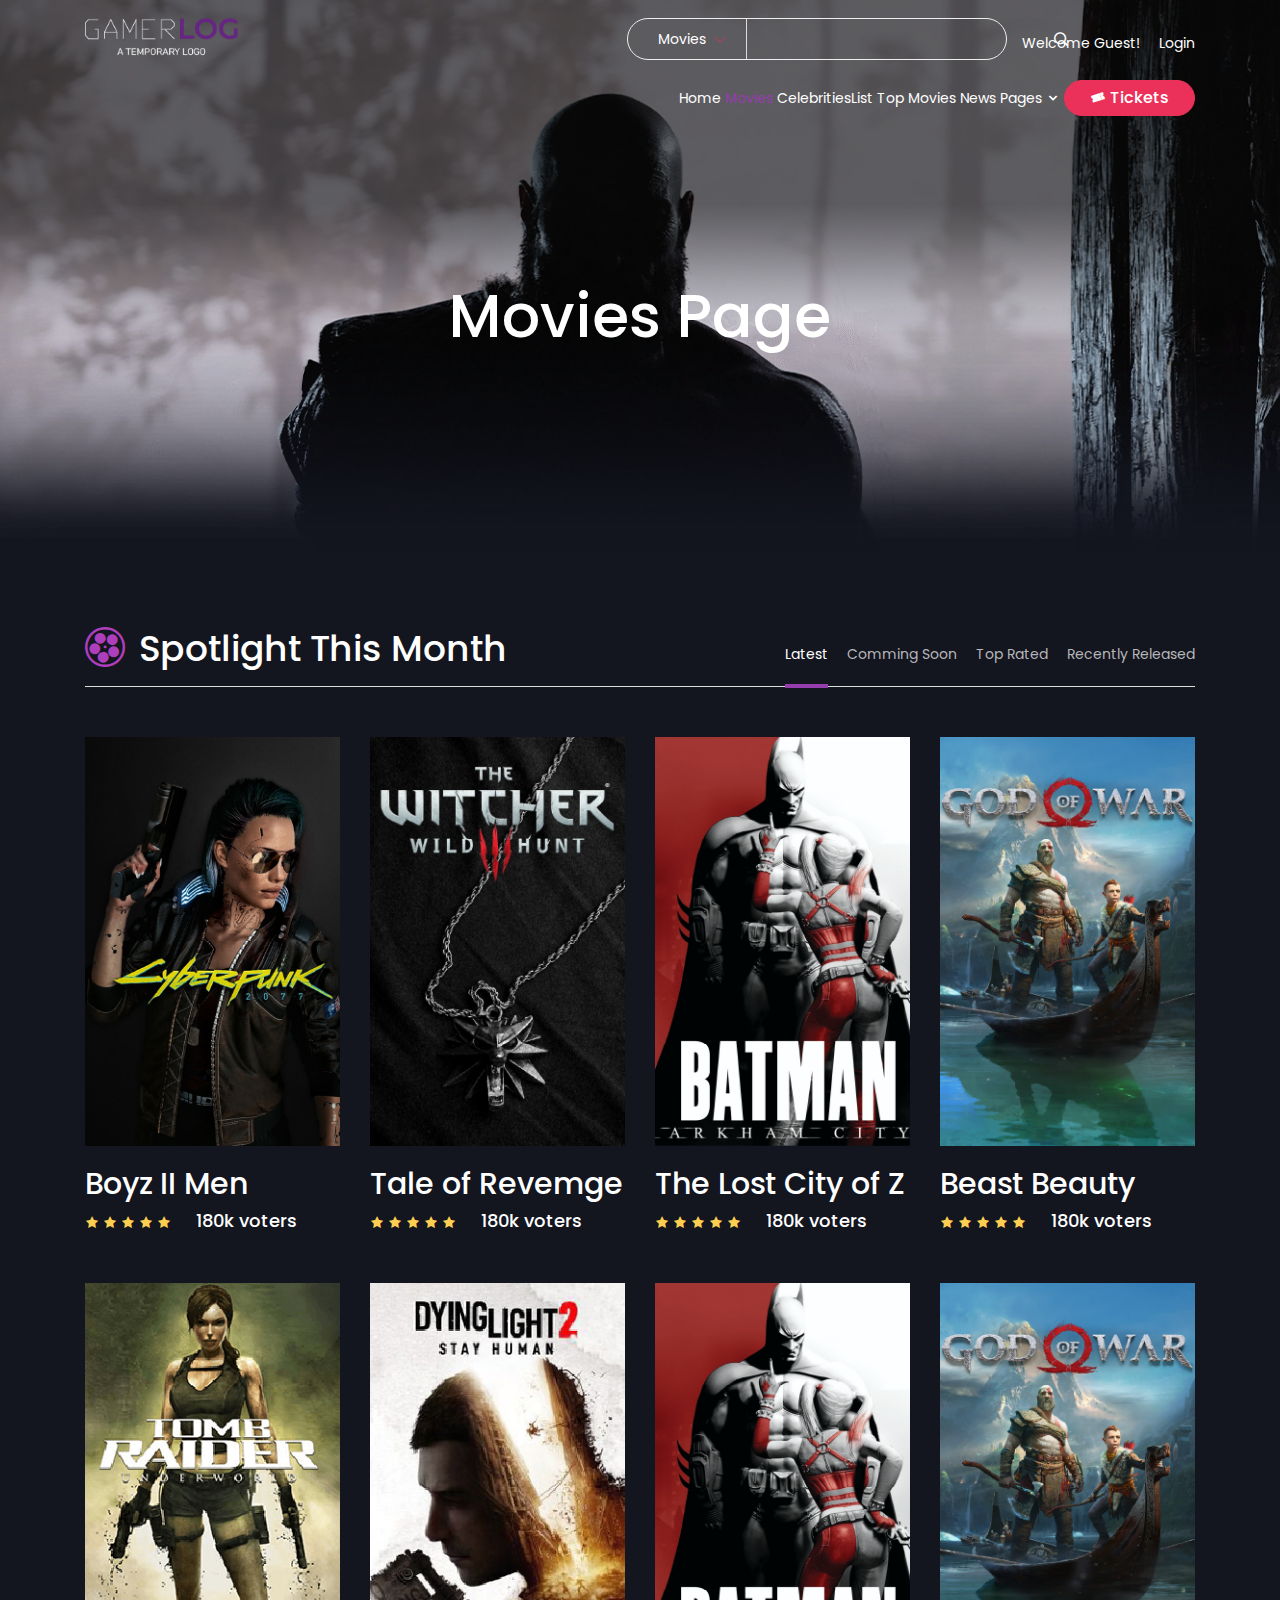
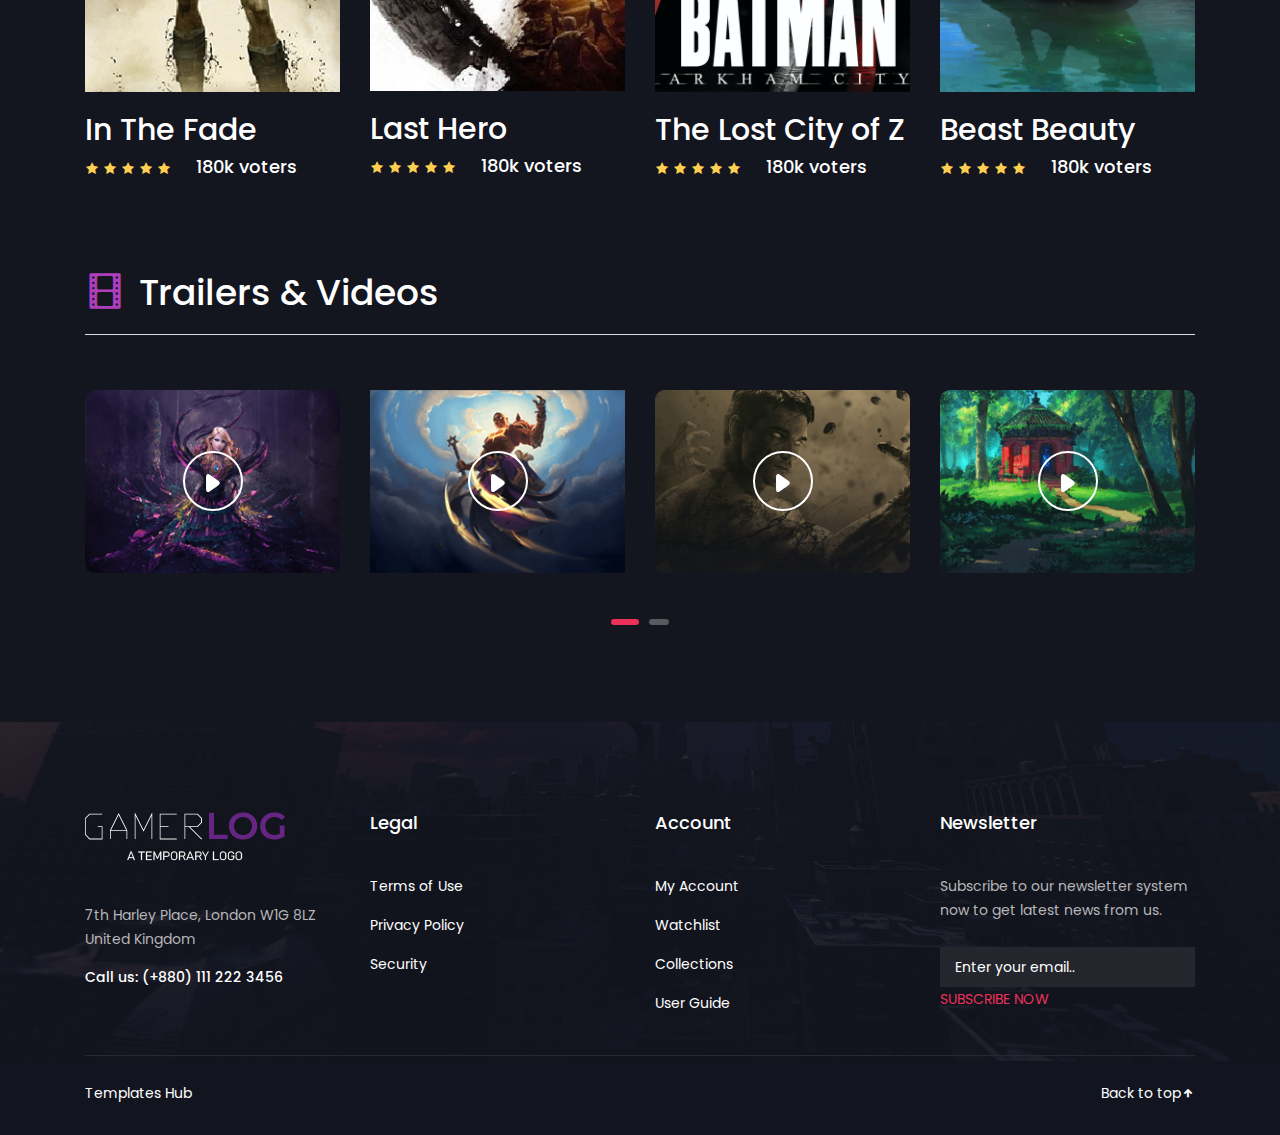
<file: movies.html>
<!DOCTYPE HTML>
<html lang="zxx">
	
<head>
		<meta charset="UTF-8">
		<meta http-equiv="X-UA-Compatible" content="IE=edge">
		<meta name="viewport" content="width=device-width, initial-scale=1">
		<title>Moviepoint - Online Movie,Vedio and TV Show HTML Template</title>
		<!-- Favicon Icon -->
		<link rel="icon" type="image/png" href="assets/img/favcion.png" />
		<!-- Bootstrap CSS -->
		<link rel="stylesheet" type="text/css" href="assets/css/bootstrap.min.css" media="all" />
		<!-- Slick nav CSS -->
		<link rel="stylesheet" type="text/css" href="assets/css/slicknav.min.css" media="all" />
		<!-- Iconfont CSS -->
		<link rel="stylesheet" type="text/css" href="assets/css/icofont.css" media="all" />
		<!-- Owl carousel CSS -->
		<link rel="stylesheet" type="text/css" href="assets/css/owl.carousel.css">
		<!-- Popup CSS -->
		<link rel="stylesheet" type="text/css" href="assets/css/magnific-popup.css">
		<!-- Main style CSS -->
		<link rel="stylesheet" type="text/css" href="assets/css/style.css" media="all" />
		<!-- Responsive CSS -->
		<link rel="stylesheet" type="text/css" href="assets/css/responsive.css" media="all" />
		<!--[if lt IE 9]>
		  <script src="https://oss.maxcdn.com/html5shiv/3.7.3/html5shiv.min.js"></script>
		  <script src="https://oss.maxcdn.com/respond/1.4.2/respond.min.js"></script>
		<![endif]-->
	</head>
	<body>
		<!-- Page loader -->
	    <div id="preloader"></div>
		<!-- header section start -->
		<header class="header">
			<div class="container">
				<div class="header-area">
					<div class="logo">
						<a href="index.html"><img src="assets/img/logo.png" alt="logo" /></a>
					</div>
					<div class="header-right">
						<form action="#">
							<select>
								<option value="Movies">Movies</option>
								<option value="Movies">Movies</option>
								<option value="Movies">Movies</option>
							</select>
							<input type="text"/>
							<button><i class="icofont icofont-search"></i></button>
						</form>
						<ul>
							<li><a href="#">Welcome Guest!</a></li>
							<li><a class="login-popup" href="#">Login</a></li>
						</ul>
					</div>
					<div class="menu-area">
						<div class="responsive-menu"></div>
					    <div class="mainmenu">
                            <ul id="primary-menu">
                                <li><a href="index-2.html">Home</a></li>
                                <li><a class="active" href="movies.html">Movies</a></li>
                                <li><a href="celebrities.html">CelebritiesList</a></li>
                                <li><a href="top-movies.html">Top Movies</a></li>
                                <li><a href="blog.html">News</a></li>
								<li><a href="#">Pages <i class="icofont icofont-simple-down"></i></a>
									<ul>
										<li><a href="blog-details.html">Blog Details</a></li>
										<li><a href="movie-details.html">Movie Details</a></li>
									</ul>
								</li>
                                <li><a class="theme-btn" href="#"><i class="icofont icofont-ticket"></i> Tickets</a></li>
                            </ul>
					    </div>
					</div>
				</div>
			</div>
		</header>
		<div class="login-area">
			<div class="login-box">
				<a href="#"><i class="icofont icofont-close"></i></a>
				<h2>LOGIN</h2>
				<form action="#">
					<h6>USERNAME OR EMAIL ADDRESS</h6>
					<input type="text" />
					<h6>PASSWORD</h6>
					<input type="text" />
					<div class="login-remember">
						<input type="checkbox" />
						<span>Remember Me</span>
					</div>
					<div class="login-signup">
						<span>SIGNUP</span>
					</div>
					<a href="#" class="theme-btn">LOG IN</a>
					<span>Or Via Social</span>
					<div class="login-social">
						<a href="#"><i class="icofont icofont-social-facebook"></i></a>
						<a href="#"><i class="icofont icofont-social-twitter"></i></a>
						<a href="#"><i class="icofont icofont-social-linkedin"></i></a>
						<a href="#"><i class="icofont icofont-social-google-plus"></i></a>
						<a href="#"><i class="icofont icofont-camera"></i></a>
					</div>
				</form>
				
			</div>
		</div>
		<div class="buy-ticket">
			<div class="container">
				<div class="buy-ticket-area">
					<a href="#"><i class="icofont icofont-close"></i></a>
					<div class="row">
						<div class="col-lg-8">
							<div class="buy-ticket-box">
								<h4>Buy Tickets</h4>
								<h5>Seat</h5>
								<h6>Screen</h6>
								<div class="ticket-box-table">
									<table class="ticket-table-seat">
										<tr>
											<td>1</td>
											<td>1</td>
											<td>1</td>
											<td>1</td>
											<td>1</td>
											<td>1</td>
											<td>1</td>
										</tr>
										<tr>
											<td>1</td>
											<td>1</td>
											<td>1</td>
											<td>1</td>
											<td>1</td>
											<td>1</td>
											<td>1</td>
										</tr>
										<tr>
											<td>1</td>
											<td>1</td>
											<td>1</td>
											<td>1</td>
											<td>1</td>
											<td>1</td>
											<td>1</td>
										</tr>
										<tr>
											<td>1</td>
											<td>1</td>
											<td>1</td>
											<td>1</td>
											<td>1</td>
											<td>1</td>
											<td>1</td>
										</tr>
										<tr>
											<td>1</td>
											<td>1</td>
											<td>1</td>
											<td>1</td>
											<td>1</td>
											<td>1</td>
											<td>1</td>
										</tr>
									</table>
									<table>
										<tr>
											<td>1</td>
										</tr>
										<tr>
											<td>2</td>
										</tr>
										<tr>
											<td>3</td>
										</tr>
										<tr>
											<td>4</td>
										</tr>
										<tr>
											<td>5</td>
										</tr>
									</table>
									<table class="ticket-table-seat">
										<tr>
											<td>1</td>
											<td>1</td>
											<td>1</td>
											<td>1</td>
											<td>1</td>
											<td>1</td>
											<td>1</td>
										</tr>
										<tr>
											<td class="active">1</td>
											<td class="active">1</td>
											<td class="active">1</td>
											<td class="active">1</td>
											<td class="active">1</td>
											<td class="active">1</td>
											<td class="active">1</td>
										</tr>
										<tr>
											<td>1</td>
											<td>1</td>
											<td>1</td>
											<td>1</td>
											<td>1</td>
											<td>1</td>
											<td>1</td>
										</tr>
										<tr>
											<td>1</td>
											<td>1</td>
											<td>1</td>
											<td>1</td>
											<td>1</td>
											<td>1</td>
											<td>1</td>
										</tr>
										<tr>
											<td>1</td>
											<td>1</td>
											<td>1</td>
											<td>1</td>
											<td>1</td>
											<td>1</td>
											<td>1</td>
										</tr>
									</table>
									<table>
										<tr>
											<td>1</td>
										</tr>
										<tr>
											<td>2</td>
										</tr>
										<tr>
											<td>3</td>
										</tr>
										<tr>
											<td>4</td>
										</tr>
										<tr>
											<td>5</td>
										</tr>
									</table>
									<table class="ticket-table-seat">
										<tr>
											<td>1</td>
											<td>1</td>
											<td>1</td>
											<td>1</td>
											<td>1</td>
											<td>1</td>
											<td>1</td>
										</tr>
										<tr>
											<td>1</td>
											<td>1</td>
											<td>1</td>
											<td>1</td>
											<td>1</td>
											<td>1</td>
											<td>1</td>
										</tr>
										<tr>
											<td>1</td>
											<td>1</td>
											<td>1</td>
											<td>1</td>
											<td>1</td>
											<td>1</td>
											<td>1</td>
										</tr>
										<tr>
											<td>1</td>
											<td>1</td>
											<td>1</td>
											<td>1</td>
											<td>1</td>
											<td>1</td>
											<td>1</td>
										</tr>
										<tr>
											<td>1</td>
											<td>1</td>
											<td>1</td>
											<td>1</td>
											<td>1</td>
											<td>1</td>
											<td>1</td>
										</tr>
									</table>
								</div>
								<div class="ticket-box-available">
									<input type="checkbox" />
									<span>Available</span>
									<input type="checkbox" checked />
									<span>Unavailable</span>
									<input type="checkbox" />
									<span>Selected</span>
								</div>
								<a href="#" class="theme-btn">previous</a>
								<a href="#" class="theme-btn">Next</a>
							</div>
						</div>
						<div class="col-lg-3 offset-lg-1">
							<div class="buy-ticket-box mtr-30">
								<h4>Your Information</h4>
								<ul>
									<li>
										<p>Location</p>
										<span>HB Cinema Box Corner</span>
									</li>
									<li>
										<p>TIME</p>
										<span>2018.07.09   20:40</span>
									</li>
									<li>
										<p>Movie name</p>
										<span>Home Alone</span>
									</li>
									<li>
										<p>Ticket number</p>
										<span>2 Adults, 2 Children, 2 Seniors</span>
									</li>
									<li>
										<p>Price</p>
										<span>89$</span>
									</li>
								</ul>
							</div>
						</div>
					</div>
				</div>
			</div>
		</div><!-- header section end -->
		<!-- breadcrumb area start -->
		<section class="breadcrumb-area">
			<div class="container">
				<div class="row">
					<div class="col-lg-12">
						<div class="breadcrumb-area-content">
							<h1>Movies Page</h1>
						</div>
					</div>
				</div>
			</div>
		</section><!-- breadcrumb area end -->
		<!-- portfolio section start -->
		<section class="portfolio-area pt-60">
			<div class="container">
				<div class="row flexbox-center">
					<div class="col-lg-6 text-center text-lg-left">
					    <div class="section-title">
							<h1><i class="icofont icofont-movie"></i> Spotlight This Month</h1>
						</div>
					</div>
					<div class="col-lg-6 text-center text-lg-right">
					    <div class="portfolio-menu">
							<ul>
								<li data-filter="*" class="active">Latest</li>
								<li data-filter=".soon">Comming Soon</li>
								<li data-filter=".top">Top Rated</li>
								<li data-filter=".released">Recently Released</li>
							</ul>
						</div>
					</div>
				</div>
				<hr />
				<div class="row portfolio-item">
					<div class="col-lg-3 col-md-4 col-sm-6 soon released">
						<div class="single-portfolio">
							<div class="single-portfolio-img">
								<img src="assets/img/portfolio/portfolio1.png" alt="portfolio" />
								<a href="https://www.youtube.com/watch?v=RZXnugbhw_4" class="popup-youtube">
									<i class="icofont icofont-ui-play"></i>
								</a>
							</div>
							<div class="portfolio-content">
								<h2>Boyz II Men</h2>
								<div class="review">
									<div class="author-review">
										<i class="icofont icofont-star"></i>
										<i class="icofont icofont-star"></i>
										<i class="icofont icofont-star"></i>
										<i class="icofont icofont-star"></i>
										<i class="icofont icofont-star"></i>
									</div>
									<h4>180k voters</h4>
								</div>
							</div>
						</div>
					</div>
					<div class="col-lg-3 col-md-4 col-sm-6 top">
						<div class="single-portfolio">
							<div class="single-portfolio-img">
								<img src="assets/img/portfolio/portfolio2.png" alt="portfolio" />
								<a href="https://www.youtube.com/watch?v=RZXnugbhw_4" class="popup-youtube">
									<i class="icofont icofont-ui-play"></i>
								</a>
							</div>
							<div class="portfolio-content">
								<h2>Tale of Revemge</h2>
								<div class="review">
									<div class="author-review">
										<i class="icofont icofont-star"></i>
										<i class="icofont icofont-star"></i>
										<i class="icofont icofont-star"></i>
										<i class="icofont icofont-star"></i>
										<i class="icofont icofont-star"></i>
									</div>
									<h4>180k voters</h4>
								</div>
							</div>
						</div>
					</div>
					<div class="col-lg-3 col-md-4 col-sm-6 soon">
						<div class="single-portfolio">
							<div class="single-portfolio-img">
								<img src="assets/img/portfolio/portfolio3.png" alt="portfolio" />
								<a href="https://www.youtube.com/watch?v=RZXnugbhw_4" class="popup-youtube">
									<i class="icofont icofont-ui-play"></i>
								</a>
							</div>
							<div class="portfolio-content">
								<h2>The Lost City of Z</h2>
								<div class="review">
									<div class="author-review">
										<i class="icofont icofont-star"></i>
										<i class="icofont icofont-star"></i>
										<i class="icofont icofont-star"></i>
										<i class="icofont icofont-star"></i>
										<i class="icofont icofont-star"></i>
									</div>
									<h4>180k voters</h4>
								</div>
							</div>
						</div>
					</div>
					<div class="col-lg-3 col-md-4 col-sm-6 top released">
						<div class="single-portfolio">
							<div class="single-portfolio-img">
								<img src="assets/img/portfolio/portfolio4.png" alt="portfolio" />
								<a href="https://www.youtube.com/watch?v=RZXnugbhw_4" class="popup-youtube">
									<i class="icofont icofont-ui-play"></i>
								</a>
							</div>
							<div class="portfolio-content">
								<h2>Beast Beauty</h2>
								<div class="review">
									<div class="author-review">
										<i class="icofont icofont-star"></i>
										<i class="icofont icofont-star"></i>
										<i class="icofont icofont-star"></i>
										<i class="icofont icofont-star"></i>
										<i class="icofont icofont-star"></i>
									</div>
									<h4>180k voters</h4>
								</div>
							</div>
						</div>
					</div>
					<div class="col-lg-3 col-md-4 col-sm-6 released">
						<div class="single-portfolio">
							<div class="single-portfolio-img">
								<img src="assets/img/portfolio/portfolio5.png" alt="portfolio" />
								<a href="https://www.youtube.com/watch?v=RZXnugbhw_4" class="popup-youtube">
									<i class="icofont icofont-ui-play"></i>
								</a>
							</div>
							<div class="portfolio-content">
								<h2>In The Fade</h2>
								<div class="review">
									<div class="author-review">
										<i class="icofont icofont-star"></i>
										<i class="icofont icofont-star"></i>
										<i class="icofont icofont-star"></i>
										<i class="icofont icofont-star"></i>
										<i class="icofont icofont-star"></i>
									</div>
									<h4>180k voters</h4>
								</div>
							</div>
						</div>
					</div>
					<div class="col-lg-3 col-md-4 col-sm-6 soon top">
						<div class="single-portfolio">
							<div class="single-portfolio-img">
								<img src="assets/img/portfolio/portfolio6.png" alt="portfolio" />
								<a href="https://www.youtube.com/watch?v=RZXnugbhw_4" class="popup-youtube">
									<i class="icofont icofont-ui-play"></i>
								</a>
							</div>
							<div class="portfolio-content">
								<h2>Last Hero</h2>
								<div class="review">
									<div class="author-review">
										<i class="icofont icofont-star"></i>
										<i class="icofont icofont-star"></i>
										<i class="icofont icofont-star"></i>
										<i class="icofont icofont-star"></i>
										<i class="icofont icofont-star"></i>
									</div>
									<h4>180k voters</h4>
								</div>
							</div>
						</div>
					</div>
					<div class="col-lg-3 col-md-4 col-sm-6 soon">
						<div class="single-portfolio">
							<div class="single-portfolio-img">
								<img src="assets/img/portfolio/portfolio3.png" alt="portfolio" />
								<a href="https://www.youtube.com/watch?v=RZXnugbhw_4" class="popup-youtube">
									<i class="icofont icofont-ui-play"></i>
								</a>
							</div>
							<div class="portfolio-content">
								<h2>The Lost City of Z</h2>
								<div class="review">
									<div class="author-review">
										<i class="icofont icofont-star"></i>
										<i class="icofont icofont-star"></i>
										<i class="icofont icofont-star"></i>
										<i class="icofont icofont-star"></i>
										<i class="icofont icofont-star"></i>
									</div>
									<h4>180k voters</h4>
								</div>
							</div>
						</div>
					</div>
					<div class="col-lg-3 col-md-4 col-sm-6 top released">
						<div class="single-portfolio">
							<div class="single-portfolio-img">
								<img src="assets/img/portfolio/portfolio4.png" alt="portfolio" />
								<a href="https://www.youtube.com/watch?v=RZXnugbhw_4" class="popup-youtube">
									<i class="icofont icofont-ui-play"></i>
								</a>
							</div>
							<div class="portfolio-content">
								<h2>Beast Beauty</h2>
								<div class="review">
									<div class="author-review">
										<i class="icofont icofont-star"></i>
										<i class="icofont icofont-star"></i>
										<i class="icofont icofont-star"></i>
										<i class="icofont icofont-star"></i>
										<i class="icofont icofont-star"></i>
									</div>
									<h4>180k voters</h4>
								</div>
							</div>
						</div>
					</div>
				</div>
			</div>
		</section><!-- portfolio section end -->
		<!-- video section start -->
		<section class="video ptb-90">
			<div class="container">
				<div class="row">
					<div class="col-lg-12">
					    <div class="section-title pb-20">
							<h1><i class="icofont icofont-film"></i> Trailers & Videos</h1>
						</div>
					</div>
				</div>
				<hr />
				<div class="row">
                    <div class="col-md-12">
						<div class="video-slider mt-20">
							<div class="video-area">
								<img src="assets/img/video/video2.png" alt="video" />
								<a href="https://www.youtube.com/watch?v=RZXnugbhw_4" class="popup-youtube">
									<i class="icofont icofont-ui-play"></i>
								</a>
							</div>
							<div class="video-area">
								<img src="assets/img/video/video3.png" alt="video" />
								<a href="https://www.youtube.com/watch?v=RZXnugbhw_4" class="popup-youtube">
									<i class="icofont icofont-ui-play"></i>
								</a>
							</div>
							<div class="video-area">
								<img src="assets/img/video/video4.png" alt="video" />
								<a href="https://www.youtube.com/watch?v=RZXnugbhw_4" class="popup-youtube">
									<i class="icofont icofont-ui-play"></i>
								</a>
							</div>
							<div class="video-area">
								<img src="assets/img/video/video5.png" alt="video" />
								<a href="https://www.youtube.com/watch?v=RZXnugbhw_4" class="popup-youtube">
									<i class="icofont icofont-ui-play"></i>
								</a>
							</div>
							<div class="video-area">
								<img src="assets/img/video/video2.png" alt="video" />
								<a href="https://www.youtube.com/watch?v=RZXnugbhw_4" class="popup-youtube">
									<i class="icofont icofont-ui-play"></i>
								</a>
							</div>
							<div class="video-area">
								<img src="assets/img/video/video3.png" alt="video" />
								<a href="https://www.youtube.com/watch?v=RZXnugbhw_4" class="popup-youtube">
									<i class="icofont icofont-ui-play"></i>
								</a>
							</div>
							<div class="video-area">
								<img src="assets/img/video/video4.png" alt="video" />
								<a href="https://www.youtube.com/watch?v=RZXnugbhw_4" class="popup-youtube">
									<i class="icofont icofont-ui-play"></i>
								</a>
							</div>
							<div class="video-area">
								<img src="assets/img/video/video5.png" alt="video" />
								<a href="https://www.youtube.com/watch?v=RZXnugbhw_4" class="popup-youtube">
									<i class="icofont icofont-ui-play"></i>
								</a>
							</div>
						</div>
                    </div>
				</div>
			</div>
		</section><!-- video section end -->
		<!-- footer section start -->
		<footer class="footer">
			<div class="container">
				<div class="row">
                    <div class="col-lg-3 col-sm-6">
						<div class="widget">
							<img src="assets/img/logo.png" alt="about" />
							<p>7th Harley Place, London W1G 8LZ United Kingdom</p>
							<h6><span>Call us: </span>(+880) 111 222 3456</h6>
						</div>
                    </div>
                    <div class="col-lg-3 col-sm-6">
						<div class="widget">
							<h4>Legal</h4>
							<ul>
								<li><a href="#">Terms of Use</a></li>
								<li><a href="#">Privacy Policy</a></li>
								<li><a href="#">Security</a></li>
							</ul>
						</div>
                    </div>
                    <div class="col-lg-3 col-sm-6">
						<div class="widget">
							<h4>Account</h4>
							<ul>
								<li><a href="#">My Account</a></li>
								<li><a href="#">Watchlist</a></li>
								<li><a href="#">Collections</a></li>
								<li><a href="#">User Guide</a></li>
							</ul>
						</div>
                    </div>
                    <div class="col-lg-3 col-sm-6">
						<div class="widget">
							<h4>Newsletter</h4>
							<p>Subscribe to our newsletter system now to get latest news from us.</p>
							<form action="#">
								<input type="text" placeholder="Enter your email.."/>
								<button>SUBSCRIBE NOW</button>
							</form>
						</div>
                    </div>
				</div>
				<hr />
			</div>
			<div class="copyright">
				<div class="container">
					<div class="row">
						<div class="col-lg-6 text-center text-lg-left">
							<div class="copyright-content">
								<p><a target="_blank" href="https://www.templateshub.net">Templates Hub</a></p>
							</div>
						</div>
						<div class="col-lg-6 text-center text-lg-right">
							<div class="copyright-content">
								<a href="#" class="scrollToTop">
									Back to top<i class="icofont icofont-arrow-up"></i>
								</a>
							</div>
						</div>
					</div>
				</div>
			</div>
		</footer><!-- footer section end -->
		<!-- jquery main JS -->
		<script src="assets/js/jquery.min.js"></script>
		<!-- Bootstrap JS -->
		<script src="assets/js/bootstrap.min.js"></script>
		<!-- Slick nav JS -->
		<script src="assets/js/jquery.slicknav.min.js"></script>
		<!-- owl carousel JS -->
		<script src="assets/js/owl.carousel.min.js"></script>
		<!-- Popup JS -->
		<script src="assets/js/jquery.magnific-popup.min.js"></script>
		<!-- Isotope JS -->
		<script src="assets/js/isotope.pkgd.min.js"></script>
		<!-- main JS -->
		<script src="assets/js/main.js"></script>
	</body>

</html>
</file>
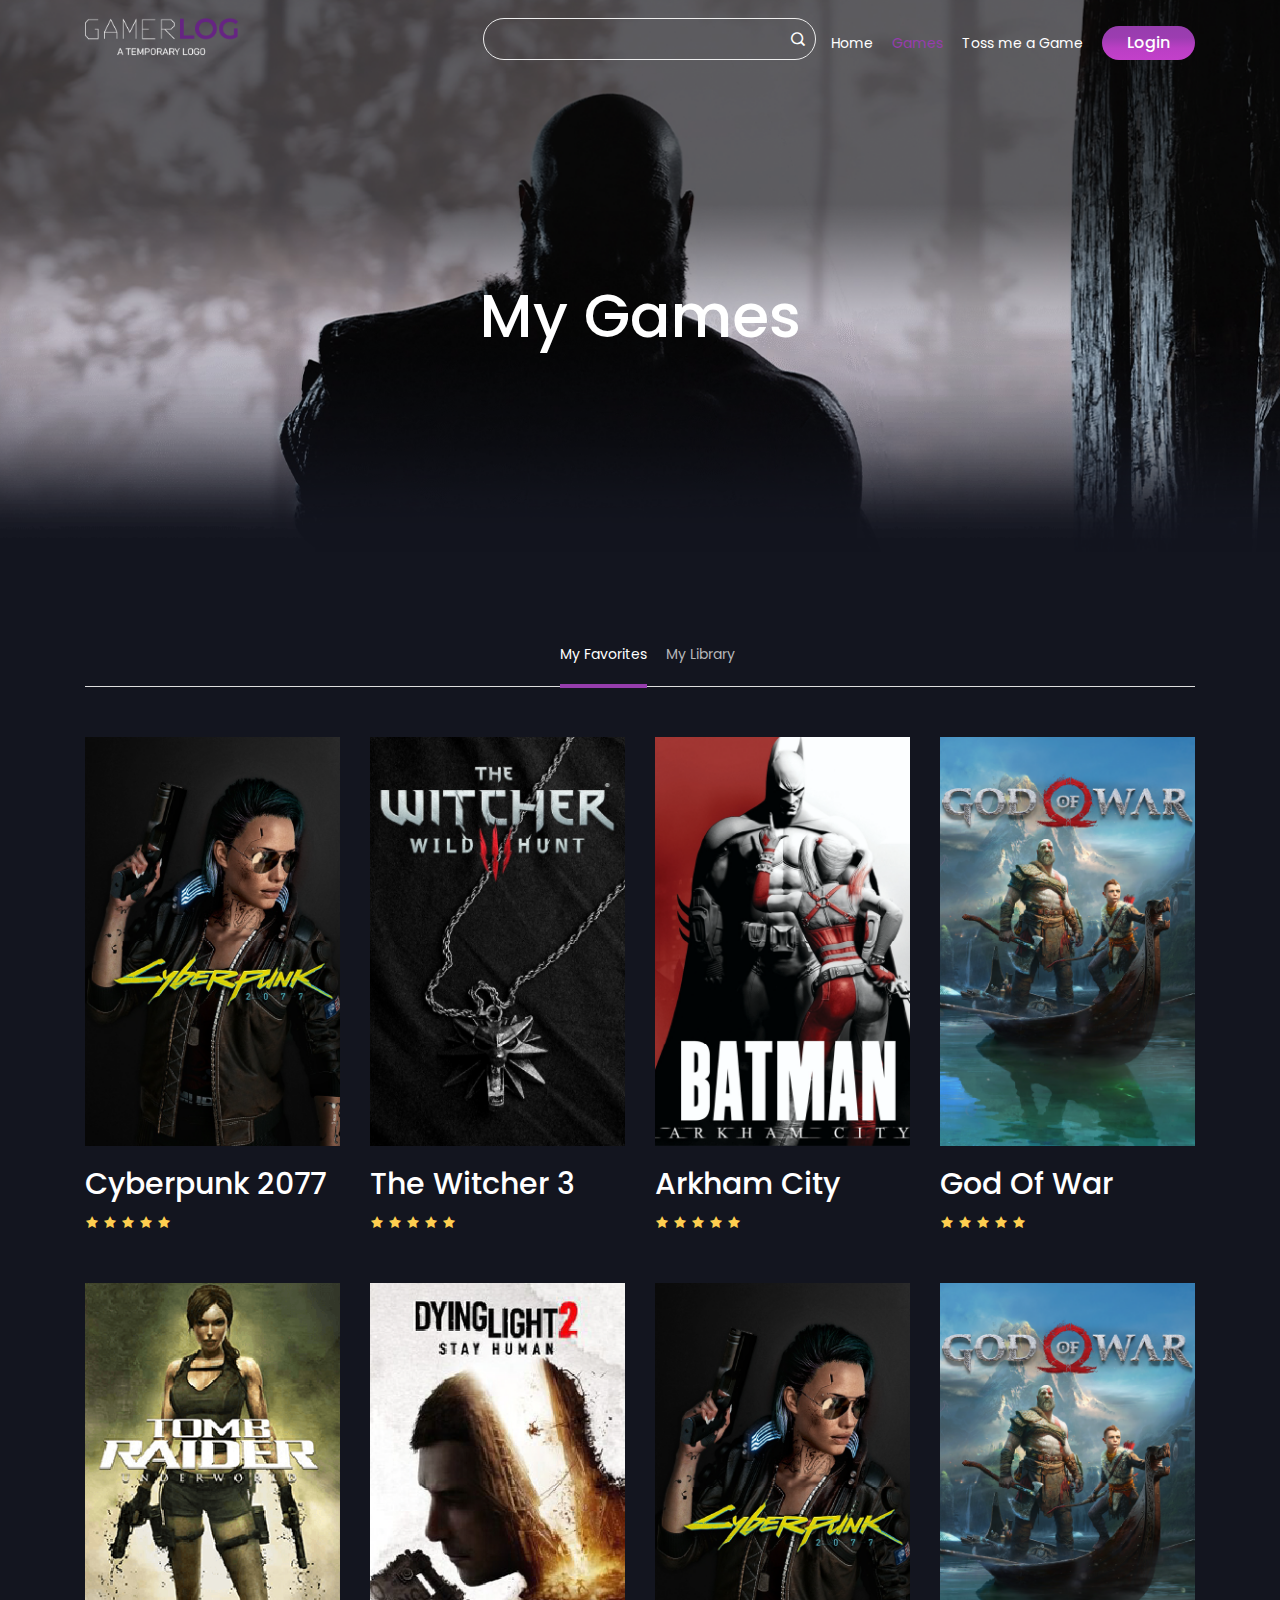
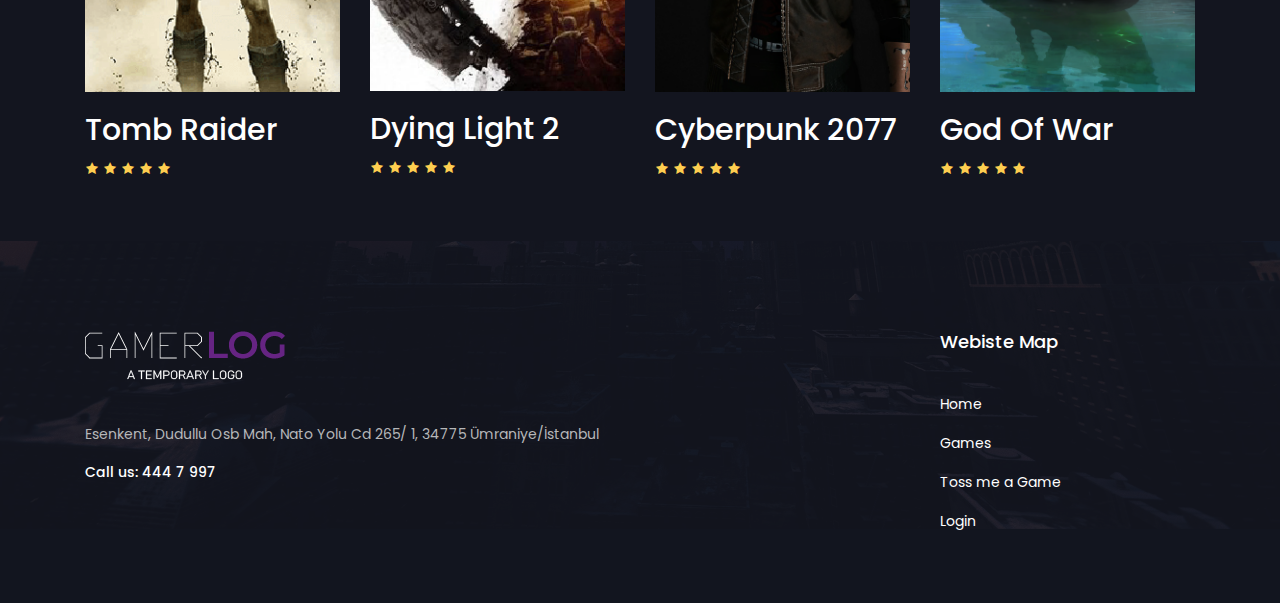
<file: mygames.html>
<!DOCTYPE HTML>
<html lang="zxx">
	
<head>
		<meta charset="UTF-8">
		<meta http-equiv="X-UA-Compatible" content="IE=edge">
		<meta name="viewport" content="width=device-width, initial-scale=1">
		<title>GamerLog</title>
		<!-- Favicon Icon -->
		<link rel="icon" type="image/png" href="assets/img/favcion.png" />
		<!-- Bootstrap CSS -->
		<link rel="stylesheet" type="text/css" href="assets/css/bootstrap.min.css" media="all" />
		<!-- Slick nav CSS -->
		<link rel="stylesheet" type="text/css" href="assets/css/slicknav.min.css" media="all" />
		<!-- Iconfont CSS -->
		<link rel="stylesheet" type="text/css" href="assets/css/icofont.css" media="all" />
		<!-- Owl carousel CSS -->
		<link rel="stylesheet" type="text/css" href="assets/css/owl.carousel.css">
		<!-- Popup CSS -->
		<link rel="stylesheet" type="text/css" href="assets/css/magnific-popup.css">
		<!-- Main style CSS -->
		<link rel="stylesheet" type="text/css" href="assets/css/style.css" media="all" />
		<!-- Responsive CSS -->
		<link rel="stylesheet" type="text/css" href="assets/css/responsive.css" media="all" />
		<!--[if lt IE 9]>
		  <script src="https://oss.maxcdn.com/html5shiv/3.7.3/html5shiv.min.js"></script>
		  <script src="https://oss.maxcdn.com/respond/1.4.2/respond.min.js"></script>
		<![endif]-->
	</head>
	<body>
		<!-- Page loader -->
	    <div id="preloader"></div>
		
		<!-- header section start -->
		<!--Navigation bar-->
		<header class="header">
			<div class="container">
				<div class="header-area">
					
					<div class="logo">
						<a href="index.html"><img src="assets/img/logo.png" alt="logo" /></a>
					</div>
					<div class="header-right">
						

						<form action="#">
							<input type="text" style="border-left-width: 0px; margin-left: 0px;" />
							<button><i class="icofont icofont-search"></i></button>
						</form>

						<div class="menu-area">
						
							<div class="responsive-menu"></div>
							<div class="mainmenu">
								<ul id="primary-menu">
									<li><a href="index.html">Home</a></li>
									<li><a class="active" href="games.html">Games</a>
										<ul><li>
											<li><a href="mygames.html">My Games</a></li>
										</li></ul>
									</li>
									<li><a href="tossme.html">Toss me a Game</a></li>
									<li><a class="theme-btn theme-btn2" onclick="window.location.href='signin.html'" style="color:white">Login</a></li>
								</ul>
							</div>
						</div>
					</div>
					
				</div>
			</div>
		</header>
		<!--end of Navigation bar-->
		<!-- header section end -->

		<!-- breadcrumb area start -->
		<section class="breadcrumb-area">
			<div class="container">
				<div class="row">
					<div class="col-lg-12">
						<div class="breadcrumb-area-content">
							<h1>My Games</h1>
						</div>
					</div>
				</div>
			</div>
		</section><!-- breadcrumb area end -->
		<!-- portfolio section start -->
		<section class="portfolio-area pt-60" style="padding-bottom: 60px;">
			<div class="container">
				<div class="row flexbox-center">
					<div class="col-lg-6 text-center text-lg-center">
					    <div class="portfolio-menu">
							<ul>
								<li data-filter="*" class="active">My Favorites</li>
								<li data-filter=".soon">My Library</li>
							</ul>
						</div>
					</div>
				</div>
				<hr />
				<div class="row">
					<div class="col-lg-12">
						<div class="row portfolio-item">
							<div class="col-md-3 col-sm-6 soon released">
								<div class="single-portfolio">
									<div class="single-portfolio-img">
										<a href="game-details.html">
											<img src="assets/img/portfolio/portfolio1.png" alt="portfolio" />
										</a>
									</div>
									<div class="portfolio-content">
										<h2>Cyberpunk 2077</h2>
										<div class="review">
											<div class="author-review">
												<i class="icofont icofont-star"></i>
												<i class="icofont icofont-star"></i>
												<i class="icofont icofont-star"></i>
												<i class="icofont icofont-star"></i>
												<i class="icofont icofont-star"></i>
											</div>
										</div>
									</div>
								</div>
							</div>
							<div class="col-md-3 col-sm-6 top">
								<div class="single-portfolio">
									<div class="single-portfolio-img">									
										<a href="game-details.html">
											<img src="assets/img/portfolio/portfolio2.png" alt="portfolio" />
										</a>
									</div>
									<div class="portfolio-content">
										<h2>The Witcher 3</h2>
										<div class="review">
											<div class="author-review">
												<i class="icofont icofont-star"></i>
												<i class="icofont icofont-star"></i>
												<i class="icofont icofont-star"></i>
												<i class="icofont icofont-star"></i>
												<i class="icofont icofont-star"></i>
											</div>
										</div>
									</div>
								</div>
							</div>
							<div class="col-md-3 col-sm-6 soon">
								<div class="single-portfolio">
									<div class="single-portfolio-img">
										<a href="game-details.html">
											<img src="assets/img/portfolio/portfolio3.png" alt="portfolio" />
										</a>
									</div>
									<div class="portfolio-content">
										<h2>Arkham City</h2>
										<div class="review">
											<div class="author-review">
												<i class="icofont icofont-star"></i>
												<i class="icofont icofont-star"></i>
												<i class="icofont icofont-star"></i>
												<i class="icofont icofont-star"></i>
												<i class="icofont icofont-star"></i>
											</div>
										</div>
									</div>
								</div>
							</div>
							<div class="col-md-3 col-sm-6 top released">
								<div class="single-portfolio">
									<div class="single-portfolio-img">
										<a href="game-details.html">
											<img src="assets/img/portfolio/portfolio4.png" alt="portfolio" />
										</a>
									</div>
									<div class="portfolio-content">
										<h2>God Of War</h2>
										<div class="review">
											<div class="author-review">
												<i class="icofont icofont-star"></i>
												<i class="icofont icofont-star"></i>
												<i class="icofont icofont-star"></i>
												<i class="icofont icofont-star"></i>
												<i class="icofont icofont-star"></i>
											</div>
										</div>
									</div>
								</div>
							</div>
							<div class="col-md-3 col-sm-6 released">
								<div class="single-portfolio">
									<div class="single-portfolio-img">
										<a href="game-details.html">
											<img src="assets/img/portfolio/portfolio5.png" alt="portfolio" />
										</a>
									</div>
									<div class="portfolio-content">
										<h2>Tomb Raider</h2>
										<div class="review">
											<div class="author-review">
												<i class="icofont icofont-star"></i>
												<i class="icofont icofont-star"></i>
												<i class="icofont icofont-star"></i>
												<i class="icofont icofont-star"></i>
												<i class="icofont icofont-star"></i>
											</div>
										</div>
									</div>
								</div>
							</div>
							<div class="col-md-3 col-sm-6 soon top">
								<div class="single-portfolio">
									<div class="single-portfolio-img">
										<a href="game-details.html">
											<img src="assets/img/portfolio/portfolio6.png" alt="portfolio" />
										</a>
									</div>
									<div class="portfolio-content">
										<h2>Dying Light 2</h2>
										<div class="review">
											<div class="author-review">
												<i class="icofont icofont-star"></i>
												<i class="icofont icofont-star"></i>
												<i class="icofont icofont-star"></i>
												<i class="icofont icofont-star"></i>
												<i class="icofont icofont-star"></i>
											</div>
										</div>
									</div>
								</div>
							</div>
							<div class="col-md-3 col-sm-6 soon released">
								<div class="single-portfolio">
									<div class="single-portfolio-img">
										<a href="game-details.html">
											<img src="assets/img/portfolio/portfolio1.png" alt="portfolio" />
										</a>
									</div>
									<div class="portfolio-content">
										<h2>Cyberpunk 2077</h2>
										<div class="review">
											<div class="author-review">
												<i class="icofont icofont-star"></i>
												<i class="icofont icofont-star"></i>
												<i class="icofont icofont-star"></i>
												<i class="icofont icofont-star"></i>
												<i class="icofont icofont-star"></i>
											</div>
										</div>
									</div>
								</div>
							</div>
							<div class="col-md-3 col-sm-6 top">
								<div class="single-portfolio">
									<div class="single-portfolio-img">
										<a href="game-details.html">
											<img src="assets/img/portfolio/portfolio4.png" alt="portfolio" />
										</a>
									</div>
									<div class="portfolio-content">
										<h2>God Of War</h2>
										<div class="review">
											<div class="author-review">
												<i class="icofont icofont-star"></i>
												<i class="icofont icofont-star"></i>
												<i class="icofont icofont-star"></i>
												<i class="icofont icofont-star"></i>
												<i class="icofont icofont-star"></i>
											</div>
										</div>
									</div>
								</div>
							</div>
						</div>
					</div>
				</div>
			</div>
		</section><!-- portfolio section end -->

		<!-- footer section start -->
		<footer class="footer">
			<div class="container">
				<div class="row">
                    <div class="col-lg-9 col-sm-6">
						<div class="widget">
							<img src="assets/img/logo.png" alt="about" />
							<p>Esenkent, Dudullu Osb Mah, Nato Yolu Cd 265/ 1, 34775 Ümraniye/İstanbul</p>
							<h6><span>Call us: </span>444 7 997</h6>
						</div>
                    </div>
                    <div class="col-lg-3 col-sm-6">
						<div class="widget">
							<h4>Webiste Map</h4>
							<ul>
								<li><a href="index.html">Home</a></li>
								<li><a href="games.html">Games</a></li>
								<li><a href="tossme.html">Toss me a Game</a></li>
								<li><a href="signin.html">Login</a></li>
							</ul>
						</div>
                    </div>
                    
				</div>
			</div>
		</footer><!-- footer section end -->
		<!-- jquery main JS -->
		<script src="assets/js/jquery.min.js"></script>
		<!-- Bootstrap JS -->
		<script src="assets/js/bootstrap.min.js"></script>
		<!-- Slick nav JS -->
		<script src="assets/js/jquery.slicknav.min.js"></script>
		<!-- owl carousel JS -->
		<script src="assets/js/owl.carousel.min.js"></script>
		<!-- Popup JS -->
		<script src="assets/js/jquery.magnific-popup.min.js"></script>
		<!-- Isotope JS -->
		<script src="assets/js/isotope.pkgd.min.js"></script>
		<!-- main JS -->
		<script src="assets/js/main.js"></script>
	</body>

</html>
</file>
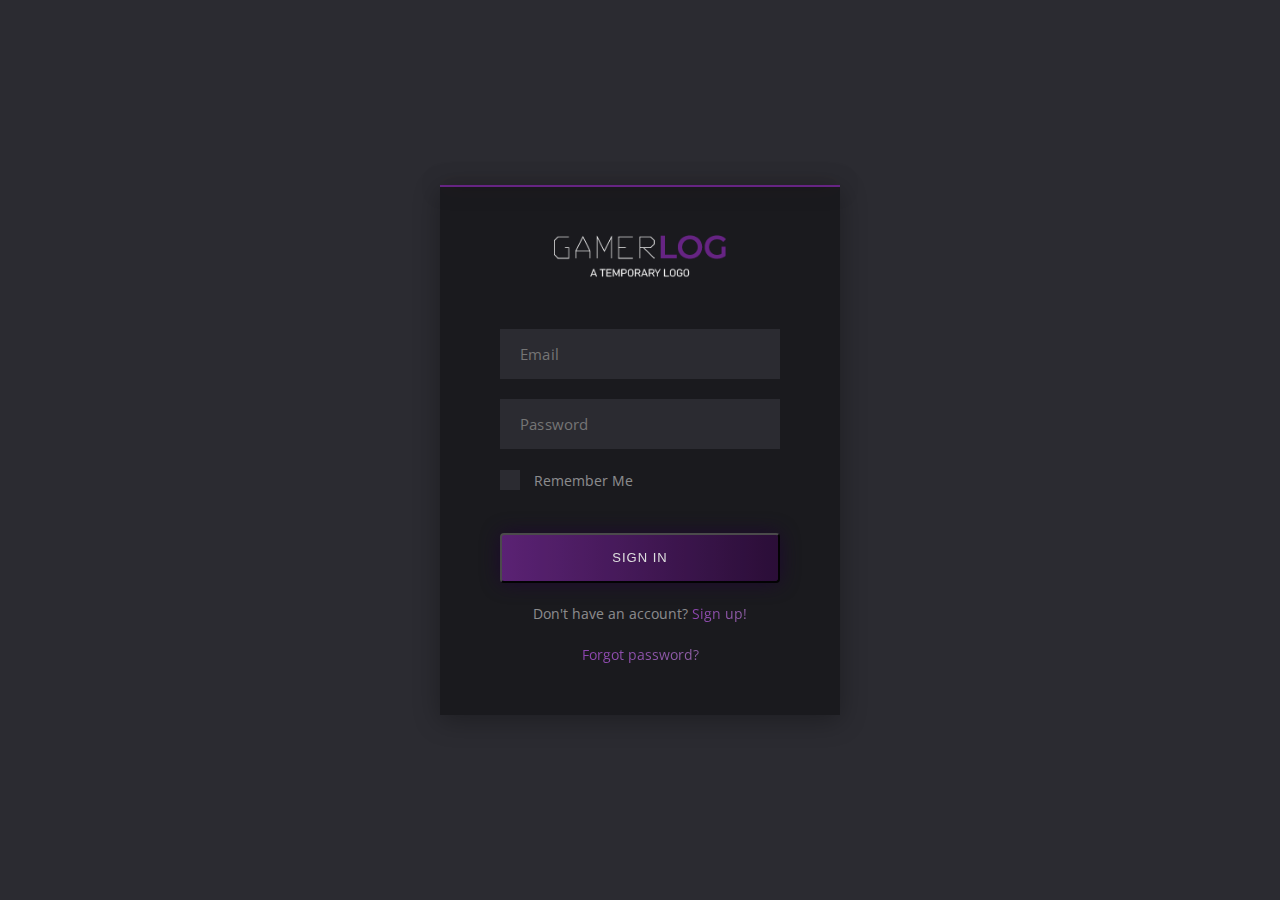
<file: signin.html>
<!DOCTYPE html>
<html lang="en">

<head>
	<meta charset="utf-8">
	<meta name="viewport" content="width=device-width, initial-scale=1, shrink-to-fit=no">

	<!-- Font -->
	<link href="https://fonts.googleapis.com/css?family=Open+Sans:400,600%7CUbuntu:300,400,500,700" rel="stylesheet"> 

	<!-- CSS -->
	<link rel="stylesheet" href="assets/css/signAngLog.css">
	<!-- Bootstrap CSS -->
	<link rel="stylesheet" type="text/css" href="assets/css/bootstrap.min.css" media="all" />

	<!-- Favicons -->
	<link rel="icon" type="image/png" href="icon/favicon-32x32.png" sizes="32x32">
	<link rel="apple-touch-icon" href="icon/favicon-32x32.png">
	<link rel="apple-touch-icon" sizes="72x72" href="icon/apple-touch-icon-72x72.png">
	<link rel="apple-touch-icon" sizes="114x114" href="icon/apple-touch-icon-114x114.png">
	<link rel="apple-touch-icon" sizes="144x144" href="icon/apple-touch-icon-144x144.png">
	<title>GamerLog</title>

</head>
<body class="body">

	<div class="sign section--bg" data-bg="img/section/section.jpg">
		<div class="container">
			<div class="row">
				<div class="col-12">
					<div class="sign__content">
						<!-- authorization form -->
						<form action="#" class="sign__form">
							<a href="index.html" class="sign__logo">
								<img src="assets/img/logo.png" alt="">
							</a>

							<div class="sign__group">
								<input type="text" class="sign__input" placeholder="Email">
							</div>

							<div class="sign__group">
								<input type="password" class="sign__input" placeholder="Password">
							</div>

							<div class="sign__group sign__group--checkbox">
								<input id="remember" name="remember" type="checkbox" checked="checked">
								<label for="remember">Remember Me</label>
							</div>
							
							<button class="sign__btn" type="button">Sign in</button>

							<span class="sign__text">Don't have an account? <a href="signup.html">Sign up!</a></span>

							<span class="sign__text"><a href="#">Forgot password?</a></span>
						</form>
						<!-- end authorization form -->
					</div>
				</div>
			</div>
		</div>
	</div>
</body>

</html>
</file>
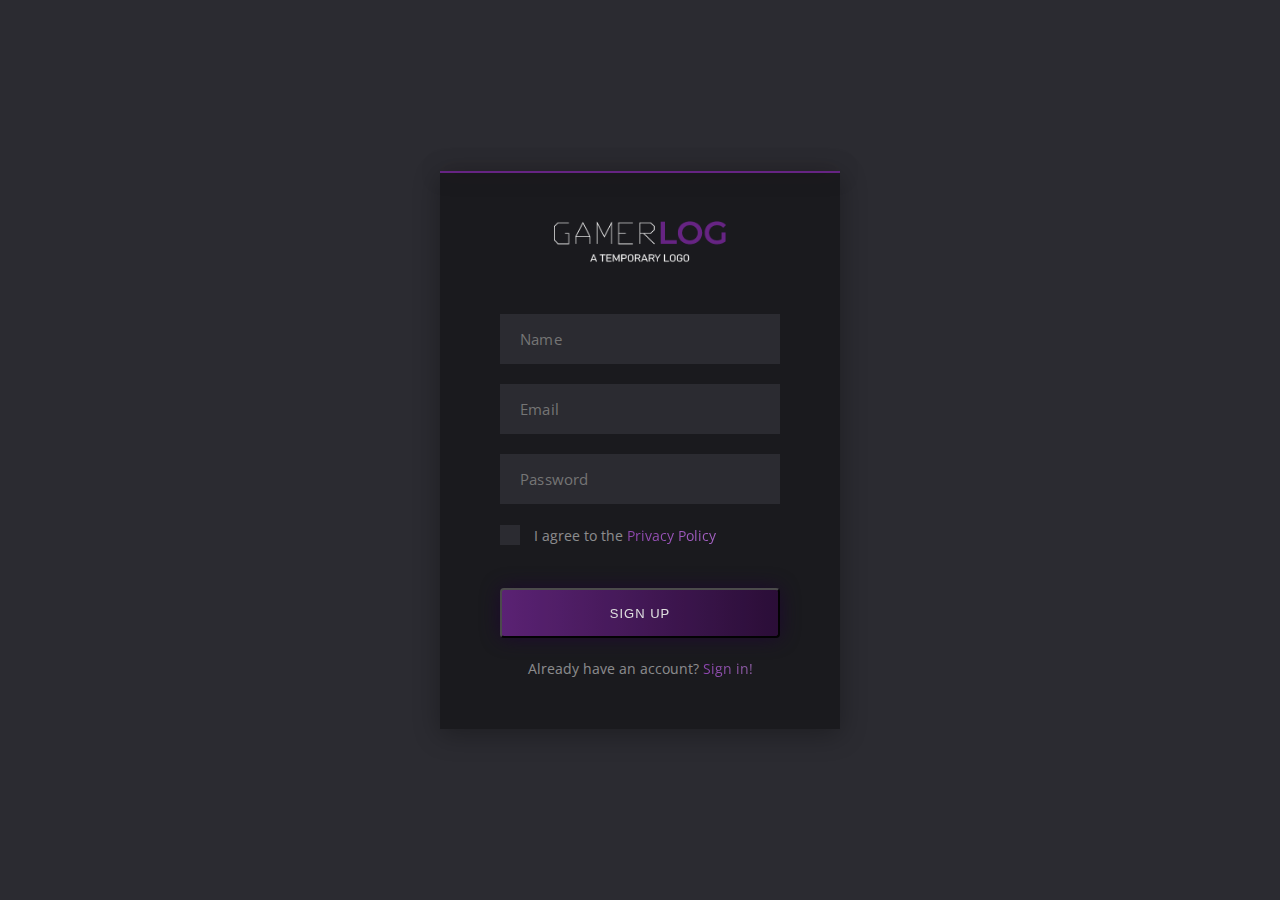
<file: signup.html>
<!DOCTYPE html>
<html lang="en">

<head>
	<meta charset="utf-8">
	<meta name="viewport" content="width=device-width, initial-scale=1, shrink-to-fit=no">

	<!-- Font -->
	<link href="https://fonts.googleapis.com/css?family=Open+Sans:400,600%7CUbuntu:300,400,500,700" rel="stylesheet"> 

	<!-- CSS -->
	<link rel="stylesheet" href="assets/css/signAngLog.css">
	<!-- Bootstrap CSS -->
	<link rel="stylesheet" type="text/css" href="assets/css/bootstrap.min.css" media="all" />

	<!-- Favicons -->
	<link rel="icon" type="image/png" href="icon/favicon-32x32.png" sizes="32x32">
	<link rel="apple-touch-icon" href="icon/favicon-32x32.png">
	<link rel="apple-touch-icon" sizes="72x72" href="icon/apple-touch-icon-72x72.png">
	<link rel="apple-touch-icon" sizes="114x114" href="icon/apple-touch-icon-114x114.png">
	<link rel="apple-touch-icon" sizes="144x144" href="icon/apple-touch-icon-144x144.png">
	<title>GamerLog</title>

</head>
<body class="body">

	<div class="sign section--bg" data-bg="img/section/section.jpg">
		<div class="container">
			<div class="row">
				<div class="col-12">
					<div class="sign__content">
						<!-- registration form -->
						<form action="#" class="sign__form">
							<a href="index.html" class="sign__logo">
								<img src="assets/img/logo.png" alt="">
							</a>

							<div class="sign__group">
								<input type="text" class="sign__input" placeholder="Name">
							</div>

							<div class="sign__group">
								<input type="text" class="sign__input" placeholder="Email">
							</div>

							<div class="sign__group">
								<input type="password" class="sign__input" placeholder="Password">
							</div>

							<div class="sign__group sign__group--checkbox">
								<input id="remember" name="remember" type="checkbox" checked="checked">
								<label for="remember">I agree to the <a href="#">Privacy Policy</a></label>
							</div>
							
							<button class="sign__btn" type="button">Sign up</button>

							<span class="sign__text">Already have an account? <a href="signin.html">Sign in!</a></span>
						</form>
						<!-- registration form -->
					</div>
				</div>
			</div>
		</div>
	</div>
</body>

</html>
</file>
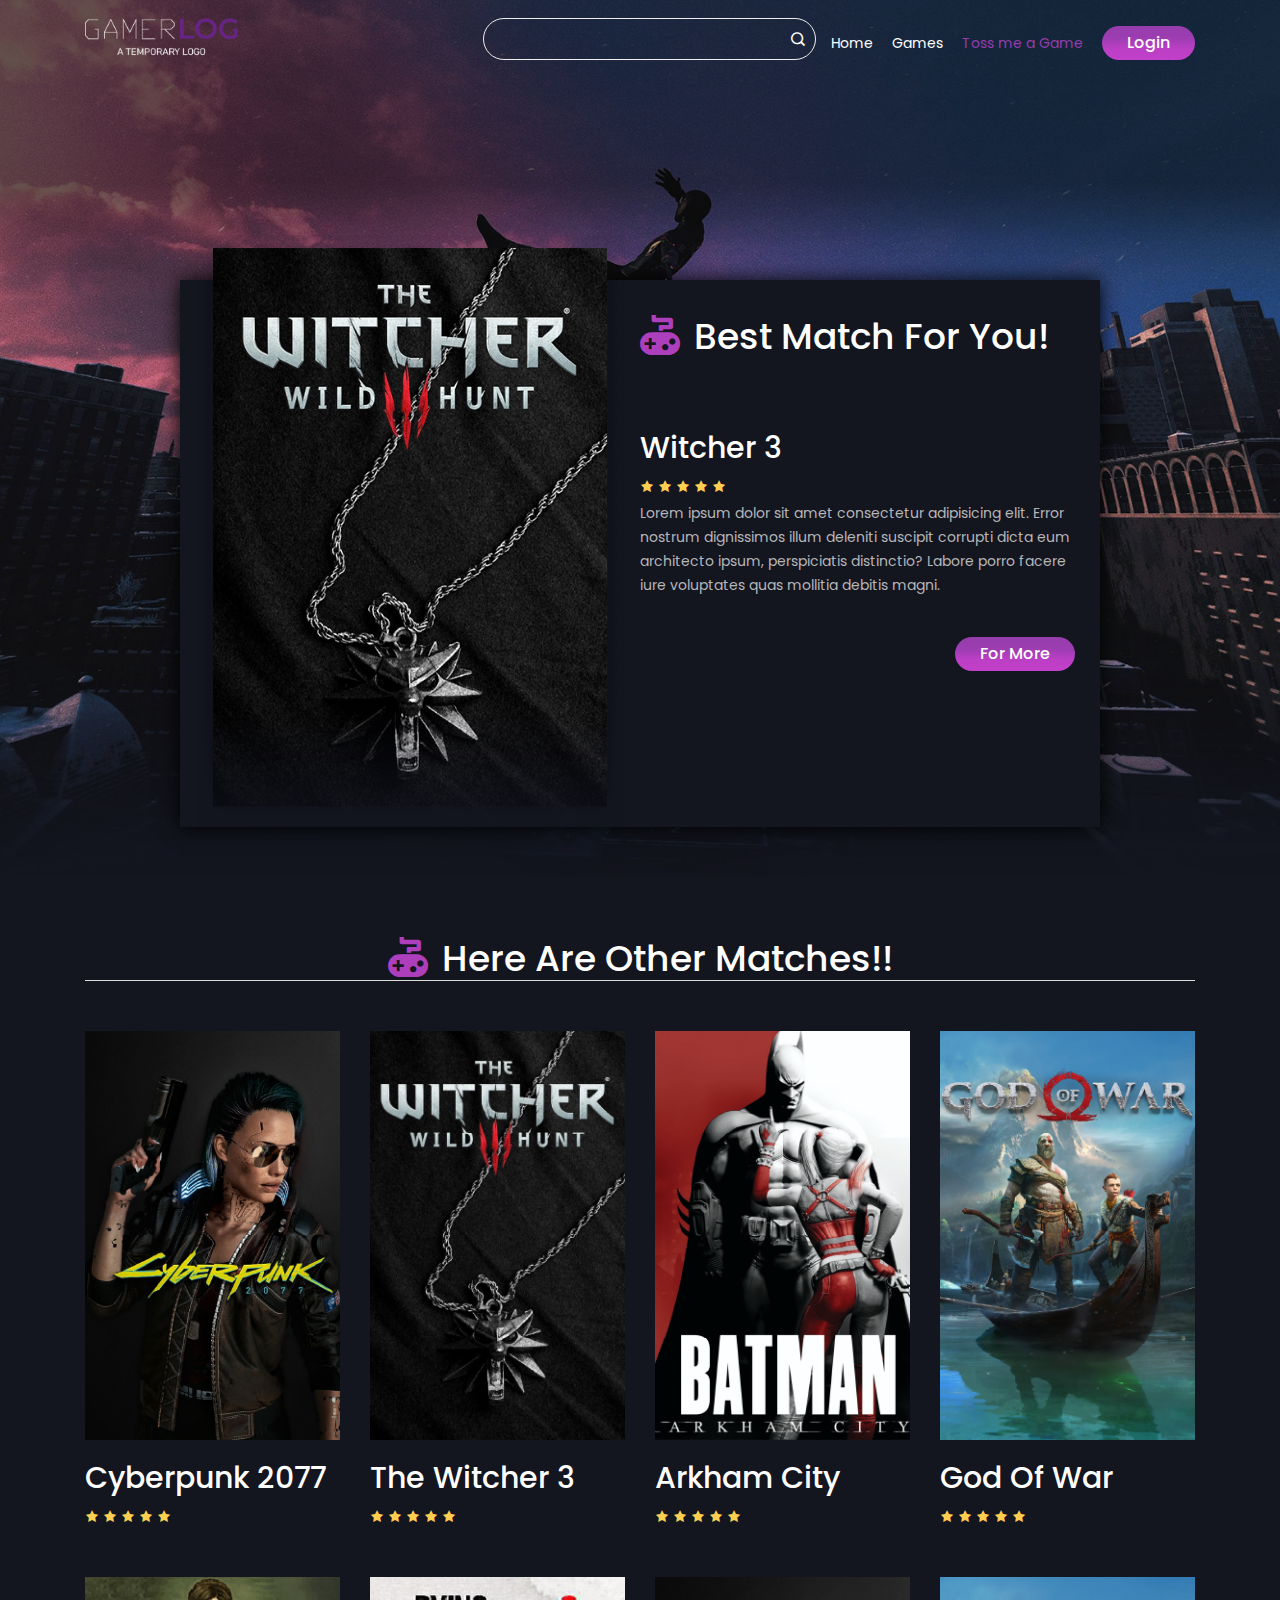
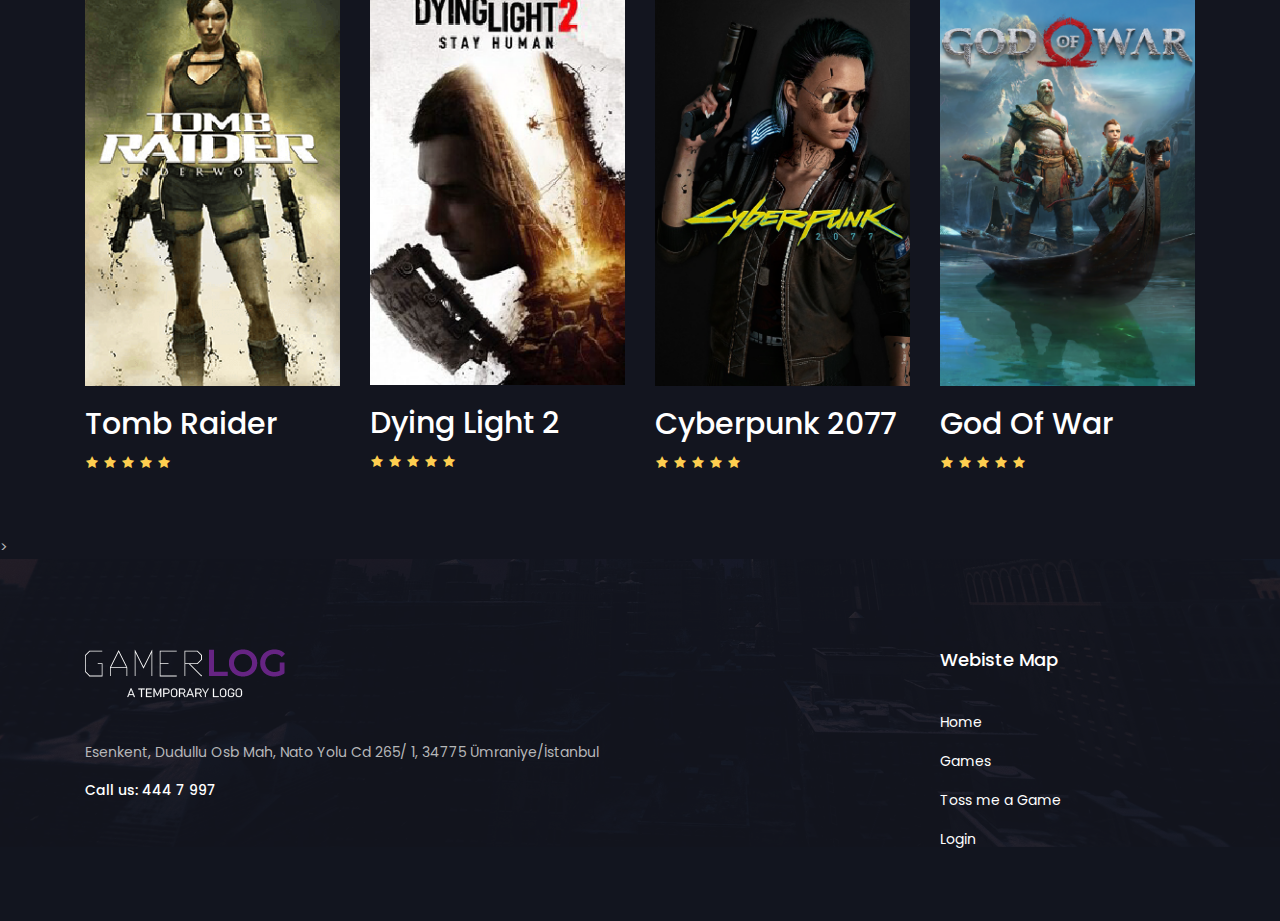
<file: tossme.html>
<!DOCTYPE HTML>
<html lang="zxx">
	
<head>
		<meta charset="UTF-8">
		<meta http-equiv="X-UA-Compatible" content="IE=edge">
		<meta name="viewport" content="width=device-width, initial-scale=1">
		<title>GamerLog</title>
		<!-- Favicon Icon -->
		<link rel="icon" type="image/png" href="assets/img/favcion.png" />
		<!-- Bootstrap CSS -->
		<link rel="stylesheet" type="text/css" href="assets/css/bootstrap.min.css" media="all" />
		<!-- Slick nav CSS -->
		<link rel="stylesheet" type="text/css" href="assets/css/slicknav.min.css" media="all" />
		<!-- Iconfont CSS -->
		<link rel="stylesheet" type="text/css" href="assets/css/icofont.css" media="all" />
		<!-- Owl carousel CSS -->
		<link rel="stylesheet" type="text/css" href="assets/css/owl.carousel.css">
		<!-- Popup CSS -->
		<link rel="stylesheet" type="text/css" href="assets/css/magnific-popup.css">
		<!-- Main style CSS -->
		<link rel="stylesheet" type="text/css" href="assets/css/style.css" media="all" />
		<!-- Responsive CSS -->
		<link rel="stylesheet" type="text/css" href="assets/css/responsive.css" media="all" />
		<!--[if lt IE 9]>
		  <script src="https://oss.maxcdn.com/html5shiv/3.7.3/html5shiv.min.js"></script>
		  <script src="https://oss.maxcdn.com/respond/1.4.2/respond.min.js"></script>
		<![endif]-->
	</head>
	<body>
		<!-- Page loader -->
	    <div id="preloader"></div>
		<!-- header section start -->
		<!--Navigation bar-->
		<header class="header">
			<div class="container">
				<div class="header-area">
					
					<div class="logo">
						<a href="index.html"><img src="assets/img/logo.png" alt="logo" /></a>
					</div>
					<div class="header-right">
						

						<form action="#">
							<input type="text" style="border-left-width: 0px; margin-left: 0px;" />
							<button><i class="icofont icofont-search"></i></button>
						</form>

						<div class="menu-area">
							<div class="responsive-menu"></div>
							<div class="mainmenu">
								<ul id="primary-menu">
									<li><a href="index.html">Home</a></li>
									<li><a href="games.html">Games</a>
										<ul><li>
											<li><a href="mygames.html">My Games</a></li>
										</li></ul></li>
									<li><a class="active" href="tossme.html">Toss me a Game</a></li>
									<li><a class="theme-btn theme-btn2" onclick="window.location.href='signin.html'" style="color:white">Login</a></li>
								</ul>
							</div>
						</div>
					</div>
					
				</div>
			</div>
		</header>
		<!--end of Navigation bar-->
		<!-- header section end -->

		<section class="hero-area" id="home">
			<div style="width: 950px; margin-right: 0px; margin: auto;">				
				<div class="row hero-area-slide">
					<div class="col-lg-6">
						<div class="hero-area-content">
							<img src="assets/img/slide1.png" alt="about" />
						</div>
					</div>
					<div class="col-lg-6">
						<div class="hero-area-content pr-50">
							<div class="section-title">
								<h1><i class="icofont icofont-game"></i> Best Match For You!</h1><br><br><br>
							</div>
							<h2>Witcher 3</h2>
							<div class="review">
								<div class="author-review">
									<i class="icofont icofont-star"></i>
									<i class="icofont icofont-star"></i>
									<i class="icofont icofont-star"></i>
									<i class="icofont icofont-star"></i>
									<i class="icofont icofont-star"></i>
								</div>
							</div>
							<p>Lorem ipsum dolor sit amet consectetur adipisicing elit. Error nostrum dignissimos illum deleniti suscipit corrupti dicta eum architecto ipsum, perspiciatis distinctio? Labore porro facere iure voluptates quas mollitia debitis magni.</p>
							<div class="slide-trailor">
								<a class="theme-btn theme-btn2" href="game-details.html" style="float:right;"> For More</a>
							</div>
						</div>
					</div>
				</div>
			</div>

		</section>

				
	
		
		
		
		
        <!-- portfolio section start -->
		<section class="portfolio-area pt-60" style="padding-bottom: 60px;">
			<div class="container">
				<div class="row flexbox-center">
					<div class="col-lg-12 text-center text-lg-center">
					    <div class="section-title">
							<h1><i class="icofont icofont-game"></i> Here Are Other Matches!! </h1>
						</div>
					</div>
				</div>
				<hr />
				<div class="row">
					<div class="col-lg-12">
						<div class="row portfolio-item">
							<div class="col-md-3 col-sm-6 soon released">
								<div class="single-portfolio">
									<div class="single-portfolio-img">
										<a href="game-details.html">
											<img src="assets/img/portfolio/portfolio1.png" alt="portfolio" />
										</a>
									</div>
									<div class="portfolio-content">
										<h2>Cyberpunk 2077</h2>
										<div class="review">
											<div class="author-review">
												<i class="icofont icofont-star"></i>
												<i class="icofont icofont-star"></i>
												<i class="icofont icofont-star"></i>
												<i class="icofont icofont-star"></i>
												<i class="icofont icofont-star"></i>
											</div>
										</div>
									</div>
								</div>
							</div>
							<div class="col-md-3 col-sm-6 top">
								<div class="single-portfolio">
									<div class="single-portfolio-img">									
										<a href="game-details.html">
											<img src="assets/img/portfolio/portfolio2.png" alt="portfolio" />
										</a>
									</div>
									<div class="portfolio-content">
										<h2>The Witcher 3</h2>
										<div class="review">
											<div class="author-review">
												<i class="icofont icofont-star"></i>
												<i class="icofont icofont-star"></i>
												<i class="icofont icofont-star"></i>
												<i class="icofont icofont-star"></i>
												<i class="icofont icofont-star"></i>
											</div>
										</div>
									</div>
								</div>
							</div>
							<div class="col-md-3 col-sm-6 soon">
								<div class="single-portfolio">
									<div class="single-portfolio-img">
										<a href="game-details.html">
											<img src="assets/img/portfolio/portfolio3.png" alt="portfolio" />
										</a>
									</div>
									<div class="portfolio-content">
										<h2>Arkham City</h2>
										<div class="review">
											<div class="author-review">
												<i class="icofont icofont-star"></i>
												<i class="icofont icofont-star"></i>
												<i class="icofont icofont-star"></i>
												<i class="icofont icofont-star"></i>
												<i class="icofont icofont-star"></i>
											</div>
										</div>
									</div>
								</div>
							</div>
							<div class="col-md-3 col-sm-6 top released">
								<div class="single-portfolio">
									<div class="single-portfolio-img">
										<a href="game-details.html">
											<img src="assets/img/portfolio/portfolio4.png" alt="portfolio" />
										</a>
									</div>
									<div class="portfolio-content">
										<h2>God Of War</h2>
										<div class="review">
											<div class="author-review">
												<i class="icofont icofont-star"></i>
												<i class="icofont icofont-star"></i>
												<i class="icofont icofont-star"></i>
												<i class="icofont icofont-star"></i>
												<i class="icofont icofont-star"></i>
											</div>
										</div>
									</div>
								</div>
							</div>
							<div class="col-md-3 col-sm-6 released">
								<div class="single-portfolio">
									<div class="single-portfolio-img">
										<a href="game-details.html">
											<img src="assets/img/portfolio/portfolio5.png" alt="portfolio" />
										</a>
									</div>
									<div class="portfolio-content">
										<h2>Tomb Raider</h2>
										<div class="review">
											<div class="author-review">
												<i class="icofont icofont-star"></i>
												<i class="icofont icofont-star"></i>
												<i class="icofont icofont-star"></i>
												<i class="icofont icofont-star"></i>
												<i class="icofont icofont-star"></i>
											</div>
										</div>
									</div>
								</div>
							</div>
							<div class="col-md-3 col-sm-6 soon top">
								<div class="single-portfolio">
									<div class="single-portfolio-img">
										<a href="game-details.html">
											<img src="assets/img/portfolio/portfolio6.png" alt="portfolio" />
										</a>
									</div>
									<div class="portfolio-content">
										<h2>Dying Light 2</h2>
										<div class="review">
											<div class="author-review">
												<i class="icofont icofont-star"></i>
												<i class="icofont icofont-star"></i>
												<i class="icofont icofont-star"></i>
												<i class="icofont icofont-star"></i>
												<i class="icofont icofont-star"></i>
											</div>
										</div>
									</div>
								</div>
							</div>
							<div class="col-md-3 col-sm-6 soon released">
								<div class="single-portfolio">
									<div class="single-portfolio-img">
										<a href="game-details.html">
											<img src="assets/img/portfolio/portfolio1.png" alt="portfolio" />
										</a>
									</div>
									<div class="portfolio-content">
										<h2>Cyberpunk 2077</h2>
										<div class="review">
											<div class="author-review">
												<i class="icofont icofont-star"></i>
												<i class="icofont icofont-star"></i>
												<i class="icofont icofont-star"></i>
												<i class="icofont icofont-star"></i>
												<i class="icofont icofont-star"></i>
											</div>
										</div>
									</div>
								</div>
							</div>
							<div class="col-md-3 col-sm-6 top">
								<div class="single-portfolio">
									<div class="single-portfolio-img">
										<a href="game-details.html">
											<img src="assets/img/portfolio/portfolio4.png" alt="portfolio" />
										</a>
									</div>
									<div class="portfolio-content">
										<h2>God Of War</h2>
										<div class="review">
											<div class="author-review">
												<i class="icofont icofont-star"></i>
												<i class="icofont icofont-star"></i>
												<i class="icofont icofont-star"></i>
												<i class="icofont icofont-star"></i>
												<i class="icofont icofont-star"></i>
											</div>
										</div>
									</div>
								</div>
							</div>
						</div>
					</div>
				</div>
			</div>
		</section><!-- portfolio section end -->>
        
		<!-- footer section start -->
		<footer class="footer">
			<div class="container">
				<div class="row">
                    <div class="col-lg-9 col-sm-6">
						<div class="widget">
							<img src="assets/img/logo.png" alt="about" />
							<p>Esenkent, Dudullu Osb Mah, Nato Yolu Cd 265/ 1, 34775 Ümraniye/İstanbul</p>
							<h6><span>Call us: </span>444 7 997</h6>
						</div>
                    </div>
                    <div class="col-lg-3 col-sm-6">
						<div class="widget">
							<h4>Webiste Map</h4>
							<ul>
								<li><a href="index.html">Home</a></li>
								<li><a href="games.html">Games</a></li>
								<li><a href="tossme.html">Toss me a Game</a></li>
								<li><a href="signin.html">Login</a></li>
							</ul>
						</div>
                    </div>
                    
				</div>
			</div>
		</footer><!-- footer section end -->
		<!-- jquery main JS -->
		<script src="assets/js/jquery.min.js"></script>
		<!-- Bootstrap JS -->
		<script src="assets/js/bootstrap.min.js"></script>
		<!-- Slick nav JS -->
		<script src="assets/js/jquery.slicknav.min.js"></script>
		<!-- owl carousel JS -->
		<script src="assets/js/owl.carousel.min.js"></script>
		<!-- Popup JS -->
		<script src="assets/js/jquery.magnific-popup.min.js"></script>
		<!-- Isotope JS -->
		<script src="assets/js/isotope.pkgd.min.js"></script>
		<!-- main JS -->
		<script src="assets/js/main.js"></script>

		<script type="text/javascript">
			var images = ['assets/img/hero-area.png', 
			'assets/img/hero-area1.png',
			'assets/img/hero-area2.png', 
			'assets/img/hero-area3.png',
			'assets/img/hero-area4.png',
			'assets/img/hero-area5.png',
			'assets/img/hero-area6.png',
			'assets/img/hero-area7.png',  
			'assets/img/hero-area8.png'];
			var randomImage = Math.floor(Math.random() * 9);

			 $(document).ready(function() 
			{
				  $(".hero-area").css("background-image", "url('" + images[randomImage] + "')");
			})
	</script>
	</body>

</html>
</file>
<file: assets/css/responsive.css>
@media only screen and (max-width: 1350px){
	.news-slider .single-news {
		max-width: 880px;
	}
}
@media only screen and (max-width: 1285px){
	.news-prev,
	.news-next,
	.thumb-prev,
	.thumb-next,
	.hero-area-slider {
		max-width: 880px;
	}
	.hero-area-content > img {
		margin-top: -80px;
	}
	.hero-area-slide {
		margin: 280px 15px 50px;
		padding-top: 35px;
	}
	.thumb-prev {
		left: -645px;
	}
	.thumb-next {
		right: -645px;
	}
}
@media only screen and (max-width: 1199px){
	.thumb-prev,
	.thumb-next,
	.hero-area-slider {
		max-width: 750px;
	}
	.hero-area-content .review {
		margin: 5px 0 25px;
	}
	.hero-area-content > img {
		margin-top: 0;
	}
	.hero-area-slide {
		padding: 20px 0;
		align-items: center;
	}
	.thumb-prev {
		left: -530px;
		bottom: 30px;
	}
	.thumb-next {
		right: -530px;
		bottom: 30px;
	}
	.slide-trailor h3 {
		margin-right: 10px;
		font-size: 18px;
	}
	.portfolio-content h2 {
		font-size: 18px;
	}
	.details-comment p {
		flex: 4;
	}
	.buy-ticket-area {
    padding: 90px 35px 50px;
}
}
@media only screen and (max-width: 1100px){
	.news-prev,
	.news-next,
	.news-slider .single-news {
		max-width: 750px;
	}
	.news-content {
		right: 230px;
	}
	.news-next {
		margin-left: -620px;
	}
	.news-prev {
		margin-right: -620px;
	}
}
@media only screen and (max-width: 1070px){
	.thumb-prev, .thumb-next, .hero-area-slider {
		max-width: 730px;
	}
	.news-prev, .news-next, .news-slider .single-news {
		max-width: 730px;
	}
}
@media only screen and (max-width: 991px){
	.mainmenu {
		display: none;
	}
	.responsive-menu,
	.slicknav_menu {
		display: block;
	}
	ul.slicknav_nav {
		position: absolute;
		background: #000;
		right: 10px;
		top: 100%;
		z-index: 9;
		border: 2px solid #fff;
		padding: 10px;
		margin-top: 8px;
	}
	.slicknav_nav .slicknav_row:hover {
		-webkit-border-radius: 0;
		-moz-border-radius: 0;
		border-radius: 0;
		background: transparent;
	}
	.menu-area li a > i {
		display: none;
	}
	.menu-area {
		position: relative;
	}
	.slicknav_menu .slicknav_menutxt {
		display: none;
	}
	.slicknav_menu .slicknav_icon {
		margin: 0;
	}
	.slicknav_nav a {
		border: 1px solid transparent;
	}
	.slicknav_nav a:hover {
		background: transparent;
		border-radius: 0;
		color: #fff;
	}
	.slicknav_nav .theme-btn:hover {
		border-radius: 35px;
	}
	.hero-area-thumb,.news-thumb {
		display: none;
	}

	.hero-area-slide {
		margin: 200px 0 0;
	}
	.news-slider .single-news {
		max-width: 690px;
	}

	.header-right {
		order: -1;
		grid-column: span 12;
		text-align: center;
		display: inline-block;
	}

	.header-right form {
		margin: 0;
		display: inline-block;
	}

	.header-right ul {
		display: inline-block;
	}

	.logo {
		grid-column: span 3;
		grid-row: span 1;
	}

	.menu-area {
		grid-column: span 9;
	}

	.hero-area {
		padding-bottom: 70px;
	}

	.portfolio-sidebar img {
		padding-left: 15px;
		padding-right: 15px;
	}

	.video-text {
		padding: 10px 15px;
	}

	.video-text h2 {
		font-size: 18px;
	}

	.video-text .review {
		margin: 3px 0 0;
	}

	.popup-youtube i {
		width: 40px;
		height: 40px;
		line-height: 40px;
		font-size: 14px;
	}
	.transformers-box .transformers-content img {
		margin: auto;
	}
	.mtr-30 {
		margin-top: 30px;
	}
	.slicknav_nav a.theme-btn {
    text-align: center;
}
.buy-ticket-box ul::before {
	display: none;
}
}
@media only screen and (max-width: 767px){
	.news-slider .single-news {
		max-width: 510px;
	}
	.news-content {
    right: 20px;
    left: 20px;
    bottom: 45px;
}

.news-date {
    left: 20px;
}

.single-news a {
    right: auto;
    left: 20px;
    bottom: 15px;
}

.logo {
    grid-column: span 5;
}

.menu-area {
    grid-column: span 7;
}

.hero-area-content.pr-50 {
    margin-left: 0;
    padding: 10px 20px;
}

.hero-area-slide {
    margin-top: 230px;
}
.section-title h1 {
	font-size: 28px;
}
.breadcrumb-area-content h1 {
    font-size: 28px;
}
.breadcrumb-area {
    padding: 250px 0 120px;
}
.details-comment {
    display: block;
    text-align: center;
}

.details-comment a {
    margin-bottom: 10px;
}
.details-comment p {
    margin-left: 0;
}
.ticket-box-table {
    flex-wrap: wrap;
    justify-content: start;
    padding-top: 5px;
}

.ticket-box-table table:not(.ticket-table-seat) {
    width: 15%;
    text-align: center;
}

.ticket-box-table table.ticket-table-seat {
    width: 42%;
}

.ticket-box-table table {
    margin-top: 20px;
}





}
@media only screen and (max-width: 576px){
	header.header {
    padding-left: 15px;
    padding-right: 15px;
}

.logo {
    grid-column: span 7;
}

.menu-area {
    grid-column: span 5;
}
.single-slide-cast {
    width: 13.29%;
}
.single-slide-cast.text-center {
	display: none;
}
.video-slider .video-area,
.col-md-3 .video-area,
.single-portfolio {
    margin-left: auto;
    margin-right: auto;
    max-width: 260px;
}

.news-slider .single-news {
    margin-left: 15px;
    margin-right: 15px;
}

.video-text {
    display: none;
}

.portfolio-menu li {
    padding: 15px 0;
    margin: 0 5px 0;
}

.portfolio-menu {
    padding-top: 5px;
}
.transformers-bottom {
    display: block;
}

.transformers-bottom p {
    display: inline-block;
    margin-right: 13px;
}

.details-thumb {
    display: none;
}

.thumb-icon {
    width: 100%;
}
.transformers-content ul li {
    display: block;
}

.transformers-content > p::before {
    display: none;
}

.transformers-content > p {
    padding: 0;
}

.transformers-content h2 {
    font-size: 24px;
}

.transformers-box {
    padding: 5px 15px 40px;
}
.widget button {
	margin-top: 5px;
}
.transformers-content > h2 + a.theme-btn {
    margin: 10px 5px 5px 0;
}
.buy-ticket-box h4 {
    margin-bottom: 15px;
}

.buy-ticket-box h5 {
    margin-bottom: 5px;
}

.buy-ticket-area {
    padding: 30px 15px 15px;
}

.buy-ticket-area > a {
    font-size: 25px;
    top: 10px;
    right: 10px;
}

.ticket-box-table table.ticket-table-seat {
    width: 85%;
}

.ticket-box-table {
    max-width: 220px;
    margin: auto;
}

.ticket-box-available span {
    margin-right: 12px;
}

.ticket-box-available {
    margin: 20px 0;
}

.buy-ticket-box ul li {
    margin-bottom: 20px;
}





}
@media only screen and (max-width: 420px){
.news-bg-1,.news-bg-2,.news-bg-3 {
    height: 400px;
}

.news-content h2 {
    font-size: 20px;
}
.logo {
    grid-column: span 8;
}
.menu-area {
    grid-column: span 4;
}
.header-right form {
    display: flex;
}
.hero-area-content .author-review {
    float: none;
}

.hero-area-content .review h4 {
    padding: 0;
}

.hero-area-content h2 {
    font-size: 24px;
    padding-bottom: 5px;
}

.hero-area-content.pr-50 {
    padding: 5px;
}

.slide-trailor h3 {
    float: none;
    margin: 0 0 8px;
}
.login-social a i {
    width: 38px;
    height: 38px;
    font-size: 18px;
    line-height: 38px;
}
.details-author a {
    margin-left: 1px;
}

}
</file>
<file: assets/css/signAngLog.css>
html {
  -webkit-text-size-adjust: 100%;
  -ms-text-size-adjust: 100%;
}
html,
body {
  height: 100%;
}
body {
  font-family: 'Ubuntu', sans-serif;
  background-color: #2b2b31 !important;
  font-weight: normal;
  -webkit-font-smoothing: antialiased;
}

.header__sign-in {
  display: flex;
  justify-content: center;
  align-items: center;
  height: 40px;
  width: 40px;
  -webkit-border-radius: 4px;
  border-radius: 4px;
  background-image: -moz-linear-gradient(90deg, #ff55a5 0%, #ff5860 100%);
  background-image: -webkit-linear-gradient(90deg, #ff55a5 0%, #ff5860 100%);
  background-image: -ms-linear-gradient(90deg, #ff55a5 0%, #ff5860 100%);
  background-image: linear-gradient(90deg, #ff55a5 0%, #ff5860 100%);
  -webkit-box-shadow: 0 0 20px 0 rgba(255, 88, 96, 0.5);
  box-shadow: 0 0 20px 0 rgba(255, 88, 96, 0.5);
  opacity: 0.85;
  margin-left: 20px;
}

.header__sign-in span {
  display: none;
}

.header__sign-in i {
  color: #fff;
  font-size: 24px;
}

.header__sign-in:hover {
  opacity: 1;
}

.header__sign-in {
  height: 50px;
  width: 140px;
  margin-left: 30px;
}

.header__sign-in i {
  display: none;
}

.header__sign-in span {
  display: block;
  font-size: 13px;
  color: #fff;
  text-transform: uppercase;
  font-weight: 500;
  letter-spacing: 1px;
}

/*==============================
Sign
==============================*/
.sign {
  display: block;
  position: relative;
}
.sign__content {
  display: flex;
  flex-direction: row;
  justify-content: center;
  align-items: center;
  width: 100%;
  min-height: 100vh;
  padding: 40px 0;
}
.sign__form {
  background-color: #1a1a1e;
  -webkit-box-shadow: 0 5px 25px 0 rgba(0,0,0,0.3);
  box-shadow: 0 5px 25px 0 rgba(0,0,0,0.3);
  display: flex;
  flex-direction: column;
  justify-content: center;
  align-items: center;
  padding: 40px 20px;
  position: relative;
}
.sign__form:before {
  content: '';
  position: absolute;
  top: 0;
  left: 0;
  right: 0;
  height: 2px;
  display: block;
  background-image: -moz-linear-gradient(90deg, #ff55a5 0%, #ff5860 100%);
  background-image: -webkit-linear-gradient(90deg, #000000 0%, #4c0d10 100%);
  background-image: -ms-linear-gradient(90deg, #ff55a5 0%, #ff5860 100%);
  background-image: linear-gradient(90deg, #662483 100%, #662483 100%);
  -webkit-box-shadow: 0 0 20px 0 rgba(255,88,96,0.5);
  box-shadow: 0 0 20px 0 rgb(46 20 21 / 50%);
}
.sign__logo {
  margin-bottom: 40px;
}
.sign__logo a {
  max-width: 100%;
  width: auto;
}
.sign__logo img {
  max-width: 172px;
}
.sign__input {
  background-color: #2b2b31;
  border: none;
  height: 50px;
  position: relative;
  color: #fff;
  font-size: 15px;
  width: 250px;
  color: #fff;
  -webkit-border-radius: 0;
  border-radius: 0;
  padding: 0 20px;
  letter-spacing: 0.2px;
  font-family: 'Open Sans', sans-serif;
}
.sign__group {
  position: relative;
  margin-bottom: 20px;
}
.sign__group--checkbox {
  width: 100%;
  text-align: left;
}
.sign__group--checkbox input:not(:checked),
.sign__group--checkbox input:checked {
  position: absolute;
  left: -9999px;
}
.sign__group--checkbox input:not(:checked) + label,
.sign__group--checkbox input:checked + label {
  font-size: 14px;
  color: rgba(255,255,255,0.5);
  font-family: 'Open Sans', sans-serif;
  position: relative;
  cursor: pointer;
  padding-left: 34px;
  line-height: 22px;
  margin: 0;
}
.sign__group--checkbox input:not(:checked) + label a,
.sign__group--checkbox input:checked + label a {
  background-image: -webkit-linear-gradient(0deg, #b555df 0%, #d57bfd 100%);
  -webkit-background-clip: text;
  -webkit-text-fill-color: transparent;
  color: #662483;
  opacity: 0.75;
}
.sign__group--checkbox input:not(:checked) + label a:hover,
.sign__group--checkbox input:checked + label a:hover {
  opacity: 1;
}
.sign__group--checkbox input:not(:checked) + label:before,
.sign__group--checkbox input:checked + label:before {
  content: '';
  position: absolute;
  left: 0;
  top: 0;
  width: 20px;
  height: 20px;
  background-color: #2b2b31;
}
.sign__group--checkbox input:not(:checked) + label:after,
.sign__group--checkbox input:checked + label:after {
  font-family: 'Ionicons';
  content: '\f3ff';
  position: absolute;
  left: 0;
  top: 0;
  width: 20px;
  height: 20px;
  font-size: 20px;
  line-height: 20px;
  text-align: center;
  -webkit-transition: 0.4s;
  -moz-transition: 0.4s;
  transition: 0.4s;
  color: #b944ed;
}
.sign__group--checkbox input:not(:checked) + label:after {
  opacity: 0;
  -webkit-transform: scale(0);
  -moz-transform: scale(0);
  transform: scale(0);
}
.sign__group--checkbox input:checked + label:after {
  opacity: 1;
  -webkit-transform: scale(1);
  -moz-transform: scale(1);
  transform: scale(1);
}
.sign__group--checkbox label::-moz-selection {
  background: transparent;
  color: rgba(255,255,255,0.5);
}
.sign__group--checkbox label::selection {
  background: transparent;
  color: rgba(255,255,255,0.5);
}
.sign__btn {
  display: flex;
  justify-content: center;
  align-items: center;
  height: 50px;
  width: 100%;
  -webkit-border-radius: 4px;
  border-radius: 4px;
  background-image: -moz-linear-gradient(90deg, #ff55a5 0%, #ff5860 100%);
  background-image: -webkit-linear-gradient(90deg, #ff55a5 0%, #ff5860 100%);
  background-image: -ms-linear-gradient(90deg, #ff55a5 0%, #ff5860 100%);
  background-image: linear-gradient(90deg, #662483 0%, #2e0c3c 100%);
  -webkit-box-shadow: 0 0 20px 0 rgba(255,88,96,0.5);
  box-shadow: 0 0 20px 0 rgb(30 1 54 / 82%);
  opacity: 0.85;
  font-size: 13px;
  color: #fff;
  text-transform: uppercase;
  font-weight: 500;
  letter-spacing: 1px;
  margin: 20px auto 0;
}
.sign__btn:hover {
  opacity: 1;
  color: #fff;
}
.sign__text {
  margin-top: 20px;
  font-size: 14px;
  color: rgba(255,255,255,0.5);
  font-family: 'Open Sans', sans-serif;
}
.sign__text a {
  position: relative;
  background-image: -webkit-linear-gradient(0deg, #ac50d7 0%, #ac71c7 100%);
  -webkit-background-clip: text;
  -webkit-text-fill-color: transparent;
  color: #ff5860;
  opacity: 0.8;
}
.sign__text a:hover {
  opacity: 1;
}
@media (min-width: 360px) {
  .sign__input {
    width: 280px;
  }
}
@media (min-width: 768px) {
  .sign__form {
    padding: 50px 60px;
  }
  .sign__logo {
    margin-bottom: 50px;
  }
}
</file>
